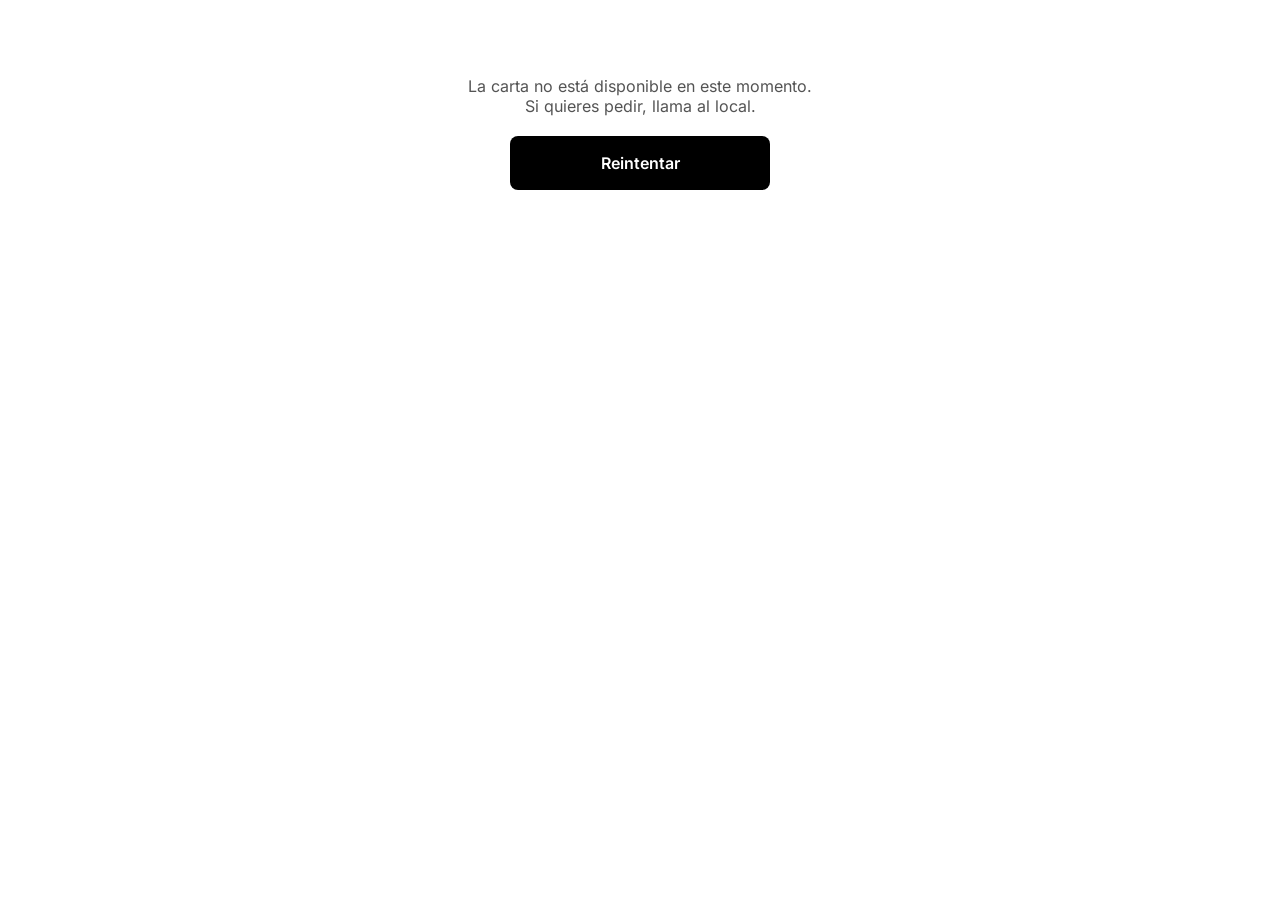
<file: index.html>
<!doctype html>
<html lang="es">
<head>
<meta charset="utf-8">
<script>if(/\.vercel\.app$/.test(location.hostname))location.replace('https://pide.escaliadigital.com'+location.pathname+location.search+location.hash)</script>

<meta name="color-scheme" content="only light">
<meta name="viewport" content="width=device-width, initial-scale=1, viewport-fit=cover">
<title>Carta</title>
<link href="/fonts/inter.css" rel="stylesheet">
<style>
:root{--g:#545454;--b:#E8E8E8;--s:#F3F3F3;--v:#0B7A3E;--r:#B42318}
:root{color-scheme:only light}
@media (prefers-color-scheme:dark){html{background:#fff;color:#000;color-scheme:only light}}
*{box-sizing:border-box}
body{margin:0;font-family:Inter,system-ui,sans-serif;color:#000;background:#fff;-webkit-font-smoothing:antialiased}
button,input{font:inherit;color:inherit}
h1{margin:0;font-size:26px;letter-spacing:-.02em}
.wrap{max-width:720px;margin:0 auto;padding-bottom:110px}
.cover{height:170px;background:#EEE center/cover no-repeat}
.info{padding:16px}
.muted{color:var(--g);font-size:14px;margin:4px 0 0}
.note{display:flex;align-items:center;gap:8px;color:#000;font-size:14px;margin:0}
.notes{display:flex;flex-direction:column;gap:6px;margin-top:12px;padding:12px 14px;border-radius:12px;background:var(--s)}
.lnk{border:0;background:none;padding:0;text-decoration:underline;color:#000;font-size:14px;cursor:pointer}
.h2{font-size:20px;font-weight:700;margin:0}
.dest{display:flex;gap:12px;overflow-x:auto;padding:0 16px 4px;scrollbar-width:none}
.dcard{flex:none;width:150px;border:0;background:none;padding:0;text-align:left;cursor:pointer}
.ph{position:relative;display:block;background:#EEE center/cover no-repeat;border-radius:12px}
.ph.fit{background-size:contain;background-color:#fff}
.ph.hero{width:100%;aspect-ratio:1/1;max-height:62vh;border-radius:0;background-size:contain;background-color:#fff}
.sel{display:grid;grid-template-columns:repeat(2,minmax(0,1fr));gap:12px;padding:0 16px}
.sel button{display:flex;flex-direction:column;align-items:stretch;gap:6px;padding:10px;border:1px solid var(--b);border-radius:12px;background:#fff;text-align:left;font:inherit;color:inherit;cursor:pointer}
.sel button[disabled]{border:2px solid #000;cursor:default}
.sel .ph{width:100%;aspect-ratio:1/1;border-radius:8px}
.sel .tag{font-size:12px;font-weight:600}
.aviso{margin:6px 16px 14px;padding:12px 14px;border-radius:12px;background:#F3F3F3;font-size:15px;line-height:1.4}
.btn2{display:block;width:100%;max-width:688px;margin:0 auto 10px;height:46px;border-radius:8px;border:1px solid #000;background:#fff;color:#000;font-size:15px;font-weight:600;cursor:pointer}
.plus{position:absolute;right:8px;bottom:8px;min-width:34px;height:34px;padding:0 8px;border-radius:17px;background:#fff;display:flex;align-items:center;justify-content:center;box-shadow:0 1px 4px rgba(0,0,0,.18);font-weight:700}
.tabs{position:sticky;top:0;z-index:5;background:#fff;border-bottom:1px solid var(--b);display:flex;gap:22px;overflow-x:auto;padding:0 16px;scrollbar-width:none;margin-top:18px}
.tabs a{flex:none;padding:13px 0 10px;border-bottom:3px solid transparent;color:#000;text-decoration:none;font-size:15px}
.tabs a.on{border-color:#000;font-weight:600}
.listoya{position:fixed;inset:0;z-index:60;background:#0B7A3E;color:#fff;display:flex;flex-direction:column;align-items:center;justify-content:center;gap:12px;text-align:center;padding:24px;font-size:18px;line-height:1.4}
.listoya p{margin:0}.listoya .t{font-size:28px;font-weight:800}
.listoya .n{font-size:100px;font-weight:900;line-height:1;background:#fff;color:#0B7A3E;border-radius:24px;padding:10px 28px}
.listoya button{margin-top:16px;border:0;background:#fff;color:#000;border-radius:12px;padding:16px 36px;font-size:17px;font-weight:700;cursor:pointer}
.mispedidos{background:#E7F5EC;padding:12px 16px 6px}
.mispedidos .mt{margin:0 0 4px;font-size:15px;font-weight:700;color:#0B6B37}
.mfila{display:flex;justify-content:space-between;align-items:center;gap:12px;width:100%;padding:10px 0;border:0;border-top:1px solid #C9E6D3;background:none;color:#000;font:inherit;font-size:15px;text-align:left;cursor:pointer}
.mfila:first-of-type{border-top:0}
.mfila small{display:block;color:#545454;font-size:13px;margin-top:2px}
.mest{flex:none;text-align:right;font-size:13px;font-weight:600;color:#0B6B37}
.mest u{display:block;font-weight:400;color:#000;margin-top:2px}
.mfila.ok .mest{color:#fff;background:#0B7A3E;padding:4px 8px;border-radius:8px}
.mfila.ok .mest u{color:#fff}
.mipedido{display:flex;justify-content:space-between;align-items:center;gap:12px;width:100%;padding:14px 16px;border:0;background:#E7F5EC;color:#0B6B37;font:inherit;font-size:15px;cursor:pointer;text-align:left}
@media (hover:hover) and (pointer:fine){.tabs{flex-wrap:wrap;row-gap:0}.dest{scrollbar-width:thin;scrollbar-color:#BDBDBD transparent;padding-bottom:10px}}
section.cat{padding:22px 16px 0;scroll-margin-top:52px}
.list{display:flex;flex-direction:column;gap:10px;margin-top:10px}
.item{display:flex;min-height:112px;border:1px solid var(--b);border-radius:12px;overflow:hidden;background:#fff;padding:0;text-align:left;cursor:pointer;width:100%}
.item .t{flex:1;min-width:0;padding:14px;display:flex;flex-direction:column;gap:4px}
.item .ph{width:112px;flex:none;border-radius:0}
.item.off{background:#FAFAFA;cursor:default}
.item.off .name,.item.off .price{color:#6B6B6B}
.name{font-size:16px;font-weight:500}
.price{font-size:14px;color:var(--g)}
.desc{font-size:13px;color:var(--g);line-height:1.35}
.bar{position:fixed;left:0;right:0;bottom:0;padding:12px 16px calc(16px + env(safe-area-inset-bottom));background:#fff;border-top:1px solid var(--b);z-index:10}
.btn{display:flex;align-items:center;justify-content:center;width:100%;max-width:688px;margin:0 auto;height:54px;border-radius:8px;border:0;background:#000;color:#fff;font-size:16px;font-weight:600;cursor:pointer;gap:10px}
.btn.split{justify-content:space-between;padding:0 18px}
.badge{min-width:24px;height:24px;border-radius:12px;background:#fff;color:#000;display:inline-flex;align-items:center;justify-content:center;font-size:13px;font-weight:700;padding:0 6px}
.sheet{position:fixed;inset:0;z-index:20;background:#fff;overflow-y:auto;overscroll-behavior:contain;display:none;scroll-behavior:smooth}
.sheet.escribiendo .foot{display:none}
/* En "Tu pedido" el total y Pagar van al final, debajo de la casilla de aceptar: nunca la tapan */
#pedido .inner{padding-bottom:0}
#pedido .foot{position:static;border-top:1px solid var(--b);margin-top:18px;padding:16px 16px calc(28px + env(safe-area-inset-bottom))}
#pedido.escribiendo .foot{display:block}
#pay.apagado{opacity:.45}
.sheet.escribiendo .inner{padding-bottom:40vh}
html.bloq,html.bloq body{overflow:hidden;background:#fff}
html.bloq #app,html.bloq #bar{visibility:hidden}
.sheet.open{display:block}
#alerg{z-index:30}
#legal{z-index:40}
.legal h2{font-size:17px;margin:22px 0 6px}
.legal p,.legal li{font-size:14px;line-height:1.55;color:#222;margin:6px 0}
.legal ul{padding-left:20px;margin:6px 0}
.legal table{width:100%;border-collapse:collapse;font-size:13px;margin:8px 0}
.legal td,.legal th{border-bottom:1px solid var(--b);padding:8px 6px 8px 0;text-align:left;vertical-align:top}
.pie{display:flex;flex-wrap:wrap;gap:6px 14px;padding:16px 16px 0}
.pie .lnk{font-size:13px;color:var(--g)}
.chk{display:flex;gap:10px;align-items:flex-start;font-size:13px;line-height:1.45;margin-top:12px;cursor:pointer}
.chk input{margin:0}
.chk a{color:#000}
.inner{max-width:720px;margin:0 auto;padding-bottom:150px}
.close{position:absolute;left:16px;top:16px;width:44px;height:44px;border-radius:50%;border:0;background:#fff;box-shadow:0 1px 4px rgba(0,0,0,.2);font-size:18px;cursor:pointer}
.sep{height:8px;background:var(--s);margin:16px -16px}
.opt{display:flex;align-items:center;justify-content:space-between;min-height:56px;border-bottom:1px solid var(--b);font-size:16px;cursor:pointer}
.opt input{margin:0}
/* Casillas propias: vacía = solo borde; marcada = verde con ✓. Se entienden igual aunque el navegador (Samsung) fuerce el modo oscuro */
input[type=checkbox],input[type=radio]{-webkit-appearance:none;appearance:none;width:24px;height:24px;flex:none;border:2px solid #8A8A8A;border-radius:6px;background:transparent;display:inline-grid;place-content:center;cursor:pointer}
input[type=radio]{border-radius:50%}
input[type=checkbox]:checked,input[type=radio]:checked{background:#0B7A3E;border-color:#0B7A3E}
input[type=checkbox]:checked::after{content:'';width:6px;height:12px;border:solid #fff;border-width:0 3px 3px 0;transform:translateY(-2px) rotate(45deg)}
input[type=radio]:checked::after{content:'';width:10px;height:10px;border-radius:50%;background:#fff}
input[type=checkbox]:focus-visible,input[type=radio]:focus-visible{outline:3px solid #1A4FA0;outline-offset:2px}
.opt:has(input:checked){background:#E7F5EC;box-shadow:-16px 0 0 #E7F5EC,16px 0 0 #E7F5EC;font-weight:600}
.pill{padding:4px 10px;border-radius:999px;background:var(--s);font-size:13px;font-weight:500;white-space:nowrap}
.pill.err{background:#FDECEA;color:var(--r)}
.field{display:flex;flex-direction:column;gap:6px;font-size:14px;font-weight:600;margin-top:12px}
.field input{height:50px;border:0;border-radius:8px;background:var(--s);padding:0 14px;font-size:16px;font-weight:400}
.qty{display:flex;align-items:center;background:var(--s);border-radius:999px;padding:3px;flex:none}
.qty button{width:40px;height:40px;border:0;background:none;border-radius:50%;font-size:20px;cursor:pointer}
.qty span{min-width:18px;text-align:center;font-weight:600}
.del{width:40px;height:40px;border:0;border-radius:50%;background:none;cursor:pointer;display:flex;align-items:center;justify-content:center;flex:none;color:#000}
.foot{position:fixed;left:0;right:0;bottom:0;background:#fff;border-top:1px solid var(--b);padding:12px 16px calc(16px + env(safe-area-inset-bottom))}
.foot .row{max-width:688px;margin:0 auto;display:flex;gap:12px;align-items:center}
.line{display:flex;gap:10px;align-items:center;padding:14px 0;border-bottom:1px solid var(--b)}
.line .ph{width:56px;height:56px;border-radius:8px;flex:none}
.edit{display:flex;gap:10px;align-items:center;flex:1;min-width:0;border:0;background:none;padding:0;text-align:left;font:inherit;color:inherit;cursor:pointer}
.edit .cambiar{font-size:13px;color:var(--g);text-decoration:underline;margin-top:2px}
.toast{position:fixed;left:50%;top:calc(14px + env(safe-area-inset-top));transform:translateX(-50%);background:#000;color:#fff;padding:10px 16px;border-radius:999px;font-size:14px;font-weight:500;z-index:30;opacity:0;transition:opacity .25s;pointer-events:none;white-space:nowrap}
.toast.on{opacity:1}
.err{color:var(--r);font-size:13px;font-weight:500;margin:8px 0 0}
.top{display:flex;align-items:center;gap:8px;padding:14px 12px 6px}
.back{width:44px;height:44px;border:0;background:none;font-size:26px;cursor:pointer;flex:none}
.state{padding:60px 20px;text-align:center;color:var(--g)}
.tabla{width:100%;border-collapse:collapse;font-size:14px;margin-top:12px}
.tabla td{padding:10px 0;border-bottom:1px solid var(--b);vertical-align:top}
.tabla td+td{padding-left:12px;color:var(--g)}
.grid14{display:grid;grid-template-columns:repeat(2,minmax(0,1fr));gap:6px 16px;font-size:14px;margin-top:10px}
</style>
</head>
<body>
<div id="app"><p class="state">Cargando carta…</p></div>
<div id="ficha" class="sheet" role="dialog" aria-modal="true" aria-label="Producto"></div>
<div id="pedido" class="sheet" role="dialog" aria-modal="true" aria-label="Tu pedido"></div>
<div id="elegir" class="sheet" role="dialog" aria-modal="true" aria-label="Cambiar producto"></div>
<div id="alerg" class="sheet" role="dialog" aria-modal="true" aria-label="Alérgenos"></div>
<div id="legal" class="sheet" role="dialog" aria-modal="true" aria-label="Información legal"></div>
<div id="bar" class="bar" hidden></div>
<script src="/vendor/supabase.js"></script>
<script>
const sb = supabase.createClient('https://akfnzkdavpktvqugqklo.supabase.co', 'sb_publishable_ipLUEVx2Hwwf-PJR8EnL9A_X8vh9DD5', { auth: { persistSession: false, autoRefreshToken: false, detectSessionInUrl: false } });
const slug = location.pathname.split('/').filter(Boolean)[0] || '';
// Todos los pedidos de la web van a la misma fila (P1, P2…), se pida desde casa o desde el local
const ORIGEN = 'online';
{ const m = /^(panel|admin)\W+$/i.exec(slug); if (m) location.replace('/' + m[1].toLowerCase()); }
const eur = n => Number(n).toLocaleString('es-ES', { style: 'currency', currency: 'EUR' });
const esc = s => String(s ?? '').replace(/[&<>"']/g, c => ({ '&': '&amp;', '<': '&lt;', '>': '&gt;', '"': '&quot;', "'": '&#39;' }[c]));
const img = u => u ? `background-image:url('${esc(u)}')` : '';
const catDe = p => CATS.find(c => c.id === p.categoria_id) || {};
const esBebida = p => /bebida/i.test(catDe(p).nombre || '');
const fit = p => esBebida(p) ? ' fit' : '';
const OTRO = { 'Tacos': 'otro taco', 'Menús': 'otro menú', 'Durum y Pita': 'otro durum o pita', 'Durum': 'otro durum', 'Platos': 'otro plato', 'Hamburguesas': 'otra hamburguesa', 'Patatas': 'otras patatas', 'Döner Box': 'otro Döner Box', 'Bebidas': 'otra bebida' };
function reemplazarLinea(idx, linea) {
  cart.splice(idx, 1);
  const ex = cart.find(l => l.key === linea.key);
  if (ex) ex.qty += linea.qty; else cart.splice(Math.min(idx, cart.length), 0, linea);
  save();
}
const ALERGENOS = ['Gluten', 'Crustáceos', 'Huevos', 'Pescado', 'Cacahuetes', 'Soja', 'Lácteos', 'Frutos de cáscara', 'Apio', 'Mostaza', 'Sésamo', 'Sulfitos', 'Altramuces', 'Moluscos'];
const ICO_BOLSA = '<svg width="18" height="18" viewBox="0 0 24 24" fill="none" stroke="currentColor" stroke-width="2" stroke-linecap="round" stroke-linejoin="round" aria-hidden="true"><path d="M6 7h12l-1 13H7L6 7z"/><path d="M9 7a3 3 0 0 1 6 0"/></svg>';
const ICO_AVISO = '<svg width="18" height="18" viewBox="0 0 24 24" fill="none" stroke="currentColor" stroke-width="2" stroke-linecap="round" stroke-linejoin="round" aria-hidden="true"><path d="M6 8a6 6 0 0 1 12 0c0 7 3 9 3 9H3s3-2 3-9"/><path d="M10 21a2 2 0 0 0 4 0"/></svg>';
const ICO_BORRAR = '<svg width="18" height="18" viewBox="0 0 24 24" fill="none" stroke="currentColor" stroke-width="2" stroke-linecap="round" stroke-linejoin="round" aria-hidden="true"><path d="M4 7h16M9 7V4h6v3M6 7l1 13h10l1-13"/></svg>';
const $ = id => document.getElementById(id);
let N, CATS = [], PRODS = [], GRUPOS = [], OPCS = [], cart = [];
const KEY = 'carrito-' + slug;
try { cart = JSON.parse(localStorage.getItem(KEY) || '[]'); } catch (e) { cart = []; }
const save = () => { try { localStorage.setItem(KEY, JSON.stringify(cart)); } catch (e) {} };
const abiertas = () => document.querySelectorAll('.sheet.open').length;
let scrollY0 = 0;
// Mientras se escribe en una hoja: se oculta la barra de "Pagar" para que no tape el cuadro, y el cuadro se centra en pantalla
const esCampo = t => t && t.matches && t.matches('input:not([type=checkbox]):not([type=radio]),textarea');
document.addEventListener('focusin', e => {
  const sh = e.target.closest && e.target.closest('.sheet'); if (!sh || !esCampo(e.target)) return;
  sh.classList.add('escribiendo');
  setTimeout(() => { if (document.activeElement === e.target) e.target.scrollIntoView({ block: 'center', behavior: 'smooth' }); }, 350);
});
document.addEventListener('focusout', () => setTimeout(() => { if (!esCampo(document.activeElement)) document.querySelectorAll('.sheet.escribiendo').forEach(s => s.classList.remove('escribiendo')); }, 150));
document.addEventListener('keydown', e => { if (e.key === 'Enter' && e.target && e.target.id === 'cn') { e.preventDefault(); const t = document.getElementById('ct'); if (t) t.focus(); } else if (e.key === 'Enter' && e.target && e.target.id === 'ct') e.target.blur(); });
const lock = () => {
  const h = document.documentElement, abierto = abiertas() > 0;
  if (abierto && !h.classList.contains('bloq')) { scrollY0 = window.scrollY; document.body.style.top = -scrollY0 + 'px'; h.classList.add('bloq'); }
  else if (!abierto && h.classList.contains('bloq')) { h.classList.remove('bloq'); document.body.style.top = ''; window.scrollTo(0, scrollY0); }
};

async function load() {
  const { data: n, error } = await sb.from('negocios').select('id,nombre,slug,direccion,whatsapp,telefono,email_contacto,titular_nombre,titular_nif,horario,pedidos_pausados,modo_prueba,panel_visto_en,panel_estado').eq('slug', slug).eq('activo', true).maybeSingle();
  if (error) { $('app').innerHTML = '<p class="state">La carta no está disponible en este momento.<br>Si quieres pedir, llama al local.<br><br><button class="btn" style="max-width:260px;margin:0 auto" onclick="location.reload()">Reintentar</button></p>'; return; }
  if (!n) { $('app').innerHTML = slug ? '<p class="state">Esta carta no está disponible.</p>' : '<p class="state">Para ver la carta, escanea el código QR del local o abre el enlace que te ha dado el establecimiento.</p>'; return; }
  N = n; document.title = n.nombre + ' · Carta';
  const [c, p, g, o] = await Promise.all([
    sb.from('categorias').select('*').eq('negocio_id', n.id).eq('activa', true).order('orden'),
    sb.from('productos').select('*').eq('negocio_id', n.id).order('orden'),
    sb.from('grupos_opciones').select('*').eq('negocio_id', n.id).order('orden'),
    sb.from('opciones').select('*').eq('negocio_id', n.id).eq('disponible', true).order('orden')
  ]);
  CATS = c.data || []; PRODS = p.data || []; GRUPOS = g.data || []; OPCS = o.data || [];
  const orden = Object.fromEntries(CATS.map(c => [c.id, c.orden]));
  PRODS.sort((a, b) => (orden[a.categoria_id] ?? 99) - (orden[b.categoria_id] ?? 99) || a.orden - b.orden);
  cart = cart.filter(l => PRODS.some(x => x.id === l.pid && x.disponible && Number(x.precio) > 0)
    && (l.ops || l.opciones || []).every(op => OPCS.some(x => x.nombre === op.nombre)));
  save();
  render(); bar();
  revisarPedidoGuardado();
  clearInterval(load.t);
  load.t = setInterval(async () => {
    const { data } = await sb.from('negocios').select('pedidos_pausados,panel_visto_en,panel_estado').eq('id', N.id).maybeSingle();
    if (!data) return;
    const antes = JSON.stringify(estadoPedidos()); Object.assign(N, data);
    if (JSON.stringify(estadoPedidos()) !== antes && !abiertas()) { render(); pintarMisPedidos(); }
  }, 60000);
}

function render() {
  const cats = CATS.filter(c => PRODS.some(p => p.categoria_id === c.id));
  const dest = ['Menús', 'Platos', 'Tacos'].map(nm => { const c = cats.find(x => x.nombre === nm); return c && PRODS.find(p => p.categoria_id === c.id && p.disponible && Number(p.precio) > 0); }).filter(Boolean);
  const portada = (PRODS.find(p => p.foto_url) || {}).foto_url;
  $('app').innerHTML = `<div class="wrap">
    <div class="cover" style="${img(portada)}" role="img" aria-label="Foto de portada"></div>
    <div class="info"><h1>${esc(N.nombre)}</h1>
      <p class="muted">${esc(cats.map(c => c.nombre).join(' · '))}</p>
      ${N.direccion ? `<p class="muted">${esc(N.direccion)}</p>` : ''}
      ${(() => { const e = estadoPedidos(); return e.abierto ? '' : e.sinConexion ? `<p style="margin:12px 0 0;padding:12px 14px;border-radius:12px;background:#FDECEA;font-size:14px;line-height:1.45"><strong>Ahora mismo no podemos recibir pedidos online.</strong>${llamar()}</p>` : `<p style="margin:12px 0 0;padding:12px 14px;border-radius:12px;background:#FFF4E0;font-size:14px;line-height:1.45"><strong>${e.pausa ? 'Pedidos online pausados un momento.' : 'Ahora no aceptamos pedidos online.'}</strong> ${e.cuando ? 'Volvemos ' + e.cuando + '.' : ''} Puedes ver la carta y preparar tu pedido.</p>`; })()}
      ${N.modo_prueba ? '<p style="margin:12px 0 0;padding:10px 14px;border-radius:12px;background:#F3F3F3;font-size:13px">Carta en modo prueba: los pedidos no se cobran.</p>' : ''}
      <div class="notes">
        <p class="note">${ICO_BOLSA}Solo para recoger en el local</p>
        <p class="note">${ICO_AVISO}Pide, paga y te avisamos por WhatsApp cuando esté listo</p>
      </div>
      <button class="lnk" id="al1" style="margin-top:12px">Ver alérgenos</button></div>
    ${dest.length ? `<h2 class="h2" style="margin:10px 16px">Destacados</h2><div class="dest">${dest.map(p => `<button class="dcard" data-p="${p.id}"><span class="ph" style="width:150px;height:140px;${img(p.foto_url, p._v)}"><span class="plus">+</span></span><span class="name" style="display:block;margin-top:6px">${esc(p.nombre)}</span><span class="price">${eur(p.precio)}</span></button>`).join('')}</div>` : ''}
    <nav class="tabs" aria-label="Categorías">${cats.map((c, i) => `<a href="#c${i}" class="${i ? '' : 'on'}">${esc(c.nombre)}</a>`).join('')}</nav>
    ${cats.map((c, i) => {
      const ps = PRODS.filter(p => p.categoria_id === c.id);
      const comun = ps.length > 1 && ps[0].descripcion && ps.every(p => p.descripcion === ps[0].descripcion);
      return `<section class="cat" id="c${i}"><h2 class="h2">${esc(c.nombre)}</h2>
        ${comun ? `<p class="muted">Todos ${esc(ps[0].descripcion.charAt(0).toLowerCase() + ps[0].descripcion.slice(1)).replace(/^incluye/, 'incluyen')}</p>` : ''}
        <div class="list">${ps.map(p => item(p, comun)).join('')}</div></section>`;
    }).join('')}
    <div style="padding:28px 16px 0"><button class="lnk" id="al2">Información sobre alérgenos</button></div>
    <nav class="pie" aria-label="Información legal">${LEGALES.map(([k, t]) => `<button class="lnk" data-legal="${k}">${t}</button>`).join('')}</nav>
  </div>`;
  document.querySelectorAll('[data-legal]').forEach(b => b.onclick = () => abrirLegal(b.dataset.legal));
  document.querySelectorAll('[data-p]').forEach(b => b.onclick = () => abrirFicha(b.dataset.p));
  $('al1').onclick = $('al2').onclick = abrirAlergenos;
  espiarTabs();
}

function item(p, sinDesc) {
  const n = cart.filter(l => l.pid === p.id).reduce((a, l) => a + l.qty, 0);
  const foto = `<span class="ph${fit(p)}" style="${img(p.foto_url)}">${p.disponible ? `<span class="plus">${n || '+'}</span>` : ''}</span>`;
  if (!(Number(p.precio) > 0)) return `<div class="item off"><div class="t"><span class="name">${esc(p.nombre)}</span><span class="price">Precio por confirmar</span>${p.descripcion ? `<span class="desc">${esc(p.descripcion)}</span>` : ''}</div><span class="ph" style="${img(p.foto_url)}"></span></div>`;
  if (!p.disponible) return `<div class="item off"><div class="t"><span class="name">${esc(p.nombre)}</span><span class="price">${eur(p.precio)}</span><span style="font-size:14px;font-weight:500;color:var(--r)">Agotado</span></div>${foto}</div>`;
  return `<button class="item" data-p="${p.id}"><span class="t"><span class="name">${esc(p.nombre)}</span><span class="price">${eur(p.precio)}</span>${p.descripcion && !sinDesc ? `<span class="desc">${esc(p.descripcion)}</span>` : ''}</span>${foto}</button>`;
}

function espiarTabs() {
  const links = [...document.querySelectorAll('.tabs a')];
  const io = new IntersectionObserver(es => es.forEach(e => {
    if (!e.isIntersecting) return;
    links.forEach(a => a.classList.toggle('on', a.getAttribute('href') === '#' + e.target.id));
    const a = links.find(a => a.classList.contains('on'));
    if (a) a.parentNode.scrollTo({ left: a.offsetLeft - 16, behavior: 'smooth' });
  }), { rootMargin: '-60px 0px -70% 0px' });
  document.querySelectorAll('section.cat').forEach(s => io.observe(s));
}

function abrirAlergenos() {
  const el = $('alerg');
  const con = PRODS.filter(p => (p.alergenos || []).length);
  el.innerHTML = `<div class="inner">
    <div class="top"><button class="back" id="ab" aria-label="Cerrar alérgenos">‹</button><h1 style="font-size:22px">Alérgenos</h1></div>
    <div style="padding:0 16px">
      <p style="margin:8px 0 0;padding:12px 14px;border-radius:12px;background:#FFF4E0;font-size:14px;line-height:1.45">${con.length ? 'Si tienes alguna alergia o intolerancia, avísanos en las instrucciones del pedido o pregunta en el local.' : 'El local está completando esta información. Si tienes alguna alergia o intolerancia, <strong>pregunta en el local antes de pedir</strong>.'}</p>
      <table class="tabla"><tbody>${PRODS.map(p => `<tr><td>${esc(p.nombre)}</td><td>${(p.alergenos || []).length ? esc(p.alergenos.join(', ')) : 'Consultar en el local'}</td></tr>`).join('')}</tbody></table>
      ${(() => { const vistos = new Set(); const ops = OPCS.filter(o => (o.alergenos || []).length && !vistos.has(o.nombre) && vistos.add(o.nombre));
        return ops.length ? `<h2 style="font-size:16px;margin:24px 0 0">Salsas</h2><table class="tabla"><tbody>${ops.map(o => `<tr><td>${esc(o.nombre)}</td><td>${esc(o.alergenos.join(', '))}</td></tr>`).join('')}</tbody></table>` : ''; })()}
      <h2 style="font-size:16px;margin:24px 0 0">Los 14 alérgenos de declaración obligatoria</h2>
      <div class="grid14">${ALERGENOS.map(a => `<span>${a}</span>`).join('')}</div>
    </div></div>`;
  $('ab').onclick = () => { el.classList.remove('open'); lock(); };
  el.classList.add('open'); el.scrollTop = 0; lock();
}

function abrirFicha(pid, editIdx, reempIdx) {
  const p = PRODS.find(x => x.id === pid); if (!p || !p.disponible || !(Number(p.precio) > 0)) return;
  const editando = Number.isInteger(editIdx) && cart[editIdx] ? cart[editIdx] : null;
  const reemplaza = Number.isInteger(reempIdx) && cart[reempIdx] ? cart[reempIdx] : null;
  const volverPedido = editando || reemplaza;
  let qty = editando ? editando.qty : reemplaza ? reemplaza.qty : 1;
  const hermanos = PRODS.filter(x => x.categoria_id === p.categoria_id && x.disponible && Number(x.precio) > 0);
  const gs = GRUPOS.filter(g => g.producto_id === p.id);
  const el = $('ficha');
  const al = (p.alergenos || []).length ? p.alergenos.join(', ') : 'consultar en el local';
  el.innerHTML = `<div class="inner">
    <div style="position:relative"><span class="ph hero" style="${img(p.foto_url, p._v)}"></span><button class="close" id="fx" aria-label="Cerrar">✕</button></div>
    <div style="padding:18px 16px"><h1 style="font-size:24px">${esc(p.nombre)}</h1>
      <p style="font-size:18px;font-weight:500;margin:6px 0 0">${eur(p.precio)}</p>
      ${p.descripcion ? `<p class="muted" style="font-size:15px">${esc(p.descripcion)}</p>` : ''}
      <button class="lnk" id="fal" style="margin-top:10px;color:var(--g)">Alérgenos: ${esc(al)}</button>
      ${gs.map(g => `<div class="sep"></div><fieldset style="border:0;margin:0;padding:0">
        <legend style="width:100%;display:flex;justify-content:space-between;align-items:center;padding:0 0 6px">
          <span><span style="font-size:18px;font-weight:700;display:block">${esc(g.nombre)}</span><span class="muted">${g.maximo > 1 ? (g.obligatorio ? 'Elige hasta ' + g.maximo : 'Opcional · elige las que quieras') : (g.obligatorio ? 'Elige 1' : 'Opcional')}</span></span>
          ${g.obligatorio ? `<span class="pill" id="pg${g.id}">Obligatorio</span>` : ''}</legend>
        ${OPCS.filter(o => o.grupo_id === g.id).map(o => `<label class="opt"><span>${esc(o.nombre)}${difPrecio(o.precio_extra)}</span><input type="${g.maximo > 1 ? 'checkbox' : 'radio'}" name="g${g.id}" value="${o.id}" data-max="${g.maximo}"${/completa/i.test(o.nombre) ? ' data-excl="1"' : ''}${editando && (editando.ops || []).some(x => x.grupo === g.nombre && x.nombre === o.nombre) ? ' checked' : ''}></label>`).join('')}
      </fieldset>`).join('')}
      ${esBebida(p) ? '' : `<div class="sep"></div>
      <label class="field" style="font-size:18px">Instrucciones especiales<input id="fn" maxlength="120" placeholder="Ej.: sin cebolla, salsa aparte" value="${esc(editando ? editando.nota || '' : '')}"></label>`}
    </div></div>
    <div class="foot">${editando && hermanos.length > 1 ? `<button class="btn2" id="frep">↺ Reemplazar por ${esc(OTRO[catDe(p).nombre] || 'otro producto')}</button>` : ''}<div class="row"><div class="qty"><button id="fm" aria-label="Quitar uno">−</button><span id="fq">${qty}</span><button id="fp" aria-label="Añadir uno más">+</button></div><button class="btn" id="fa" style="flex:1"></button></div></div>`;
  const extraSel = () => [...el.querySelectorAll('input[name^="g"]:checked')].reduce((a, r) => a + Number((OPCS.find(x => x.id === r.value) || {}).precio_extra || 0), 0);
  const upd = () => { $('fq').textContent = qty; $('fa').textContent = (editando ? 'Guardar cambios · ' : reemplaza ? 'Reemplazar · ' : 'Añadir · ') + eur((Number(p.precio) + extraSel()) * qty); };
  upd();
  $('fm').onclick = () => { if (qty > 1) { qty--; upd(); } };
  $('fp').onclick = () => { if (qty < 20) { qty++; upd(); } };
  $('fx').onclick = () => { cerrarFicha(); if (volverPedido) abrirPedido(); };
  if ($('frep')) $('frep').onclick = () => { cerrarFicha(); abrirSelector(editIdx); };
  $('fal').onclick = abrirAlergenos;
  el.querySelectorAll('input[name^="g"]').forEach(r => r.onchange = () => {
    const pg = $('pg' + r.name.slice(1)); if (pg) { pg.classList.remove('err'); pg.textContent = 'Obligatorio'; }
    // "Ensalada completa" excluye los ingredientes sueltos, y al revés
    if (r.type === 'checkbox' && r.checked) el.querySelectorAll(`input[name="${r.name}"]:checked`).forEach(x => { if (x !== r && (!!x.dataset.excl !== !!r.dataset.excl)) x.checked = false; });
    if (r.type === 'checkbox' && r.checked) { const marcadas = el.querySelectorAll(`input[name="${r.name}"]:checked`); if (marcadas.length > Number(r.dataset.max)) r.checked = false; }
    // Elegida la bolita (p. ej. la bebida), baja solo al siguiente apartado
    if (r.type === 'radio') { const sep = r.closest('fieldset')?.nextElementSibling; const sig = sep && sep.nextElementSibling; if (sig) setTimeout(() => sig.scrollIntoView({ behavior: 'smooth', block: 'start' }), 120); }
    upd();
  });
  $('fa').onclick = () => {
    const ops = []; let ok = true;
    gs.forEach(g => {
      const marcadas = [...el.querySelectorAll(`input[name="g${g.id}"]:checked`)];
      if (marcadas.length) marcadas.forEach(r => { const o = OPCS.find(x => x.id === r.value); ops.push({ grupo: g.nombre, nombre: o.nombre, extra: Number(o.precio_extra || 0) }); });
      else if (g.obligatorio) { ok = false; const pg = $('pg' + g.id); pg.classList.add('err'); pg.textContent = 'Elige una opción'; pg.scrollIntoView({ block: 'center', behavior: 'smooth' }); }
    });
    if (!ok) return;
    const nota = $('fn') ? $('fn').value.trim() : '';
    const key = p.id + '|' + ops.map(o => o.nombre).join(',') + '|' + nota;
    const linea = { key, pid: p.id, qty, ops, nota };
    if (editando || reemplaza) {
      const viejo = PRODS.find(x => x.id === (editando || reemplaza).pid);
      reemplazarLinea(editando ? editIdx : reempIdx, linea);
      cerrarFicha(); render(); bar(); abrirPedido();
      if (reemplaza) aviso('Cambiado por ' + p.nombre + ' ✓');
      return;
    }
    const ex = cart.find(l => l.key === key);
    if (ex) ex.qty += qty; else cart.push(linea);
    save(); cerrarFicha(); render(); bar();
    sugerirBebida(p);
  };
  el.classList.add('open'); el.scrollTop = 0; lock();
}
function cerrarFicha() { $('ficha').classList.remove('open'); lock(); }

// Elegir otro producto de la misma sección para sustituir una línea del pedido
function abrirSelector(idx) {
  const l = cart[idx]; if (!l) return abrirPedido();
  const actual = PRODS.find(x => x.id === l.pid);
  const ps = PRODS.filter(x => x.categoria_id === actual.categoria_id && x.disponible && Number(x.precio) > 0);
  const el = $('elegir');
  const volver = () => { el.classList.remove('open'); lock(); abrirPedido(); };
  el.innerHTML = `<div class="inner">
    <div class="top"><button class="back" id="sb" aria-label="Volver al pedido sin cambiar">✕</button><h1 style="font-size:22px">Cambiar ${esBebida(actual) ? 'bebida' : 'producto'}</h1></div>
    <p class="aviso">Tienes: <strong>${esc(actual.nombre)}</strong>${l.qty > 1 ? ' ×' + l.qty : ''}<br>Selecciona por cuál la quieres cambiar.</p>
    <div class="sel">${ps.map(x => `<button data-s="${x.id}" ${x.id === actual.id ? 'disabled' : ''}><span class="ph${fit(x)}" style="${img(x.foto_url, x._v)}"></span><span class="name">${esc(x.nombre)}</span><span class="price">${eur(x.precio)}</span>${x.id === actual.id ? '<span class="tag">La que tienes</span>' : ''}</button>`).join('')}</div>
  </div>`;
  $('sb').onclick = volver;
  el.querySelectorAll('[data-s]').forEach(b => b.onclick = () => {
    const np = PRODS.find(x => x.id === b.dataset.s);
    el.classList.remove('open');
    if (!GRUPOS.some(g => g.producto_id === np.id)) {
      reemplazarLinea(idx, { key: np.id + '||', pid: np.id, qty: l.qty, ops: [], nota: '' });
      lock(); render(); bar(); abrirPedido(); aviso('Cambiado por ' + np.nombre + ' ✓');
    } else abrirFicha(np.id, null, idx);
  });
  el.classList.add('open'); el.scrollTop = 0; lock();
}

// Tras añadir comida, lleva al cliente a la sección de bebidas (salvo bebidas o productos que ya incluyen bebida)
function sugerirBebida(p) {
  const cat = CATS.find(c => c.id === p.categoria_id);
  if (!cat || /bebida/i.test(cat.nombre)) return;
  if (GRUPOS.some(g => g.producto_id === p.id && /bebida/i.test(g.nombre))) return;
  const visibles = CATS.filter(c => PRODS.some(x => x.categoria_id === c.id));
  const i = visibles.findIndex(c => /bebida/i.test(c.nombre)); if (i < 0) return;
  const sec = $('c' + i); if (!sec) return;
  setTimeout(() => { sec.scrollIntoView({ behavior: 'smooth', block: 'start' }); aviso('Añadido ✓  ¿Algo de beber?'); }, 150);
}
function aviso(txt) {
  let t = $('toast'); if (!t) { t = document.createElement('div'); t.id = 'toast'; t.className = 'toast'; t.setAttribute('role', 'status'); document.body.appendChild(t); }
  t.textContent = txt; t.classList.add('on'); clearTimeout(t._h); t._h = setTimeout(() => t.classList.remove('on'), 2600);
}

const precioLinea = l => (Number(PRODS.find(p => p.id === l.pid).precio) + (l.ops || []).reduce((a, o) => a + Number(o.extra || 0), 0)) * l.qty;

const DIAS = ['domingo', 'lunes', 'martes', 'miercoles', 'jueves', 'viernes', 'sabado'];
const aMin = t => { const [h, m] = t.split(':').map(Number); return h * 60 + m; };
// El panel del local da señal cada minuto. Solo si estaba abierto y lleva 5 min sin señal SIN haberse cerrado a propósito
// (caída de internet) se dejan de aceptar pedidos online. Panel cerrado o en segundo plano = no bloquea.
const localConectado = () => !(N.panel_estado === 'activo' && N.panel_visto_en && Date.now() - new Date(N.panel_visto_en) >= 5 * 60000);
const telLocal = () => (N.telefono || N.whatsapp || '').replace(/[^\d+]/g, '');
const telBonito = t => t.replace(/^\+?34/, '').replace(/(\d{3})(\d{2})(\d{2})(\d{2})/, '$1 $2 $3 $4');
const llamar = () => telLocal() ? ` Llámanos al <a href="tel:${telLocal()}" style="color:inherit;font-weight:700">📞 ${telBonito(telLocal())}</a>.` : ' Puedes llamar al local.';
function estadoPedidos() {
  if (N.pedidos_pausados) return { abierto: false, pausa: true, cuando: '' };
  const dias = N.horario?.dias; if (!dias) return localConectado() ? { abierto: true } : { abierto: false, sinConexion: true };
  const corte = Number(N.horario.cierre_pedidos_min || 0);
  const ahora = new Date(new Date().toLocaleString('en-US', { timeZone: 'Europe/Madrid' }));
  const min = ahora.getHours() * 60 + ahora.getMinutes(), d = ahora.getDay();
  const franjas = dia => (dias[DIAS[dia]] || []).map(([a, b]) => [aMin(a), aMin(b) - corte]);
  for (const [a, b] of franjas(d)) if (min >= a && min < b) return localConectado() ? { abierto: true } : { abierto: false, sinConexion: true };
  for (let k = 0; k < 7; k++) {
    const dia = (d + k) % 7;
    const sig = franjas(dia).find(([a]) => k > 0 || a > min);
    if (sig) {
      const h = (dias[DIAS[dia]].find(([a]) => aMin(a) === sig[0]) || [])[0];
      return { abierto: false, cuando: k === 0 ? `hoy a las ${h}` : k === 1 ? `mañana a las ${h}` : `el ${DIAS[dia].replace('miercoles', 'miércoles').replace('sabado', 'sábado')} a las ${h}` };
    }
  }
  return { abierto: false, cuando: '' };
}

const total = () => cart.reduce((a, l) => a + precioLinea(l), 0);
const difPrecio = v => { v = Number(v || 0); return v > 0 ? ' (+' + eur(v) + ')' : v < 0 ? ' (−' + eur(-v) + ')' : ''; };
const unidades = () => cart.reduce((a, l) => a + l.qty, 0);

function bar() {
  const b = $('bar');
  if (!cart.length) { b.hidden = true; return; }
  b.hidden = false;
  b.innerHTML = `<button class="btn split" id="vb"><span style="display:flex;align-items:center;gap:10px"><span class="badge">${unidades()}</span>Ver pedido</span><span>${eur(total())}</span></button>`;
  $('vb').onclick = abrirPedido;
}

function abrirPedido() {
  const el = $('pedido');
  const cerrar = () => { el.classList.remove('open'); lock(); render(); bar(); };
  if (!cart.length) return cerrar();
  let datos = {}; try { datos = JSON.parse(localStorage.getItem('datos-cliente') || '{}'); } catch (e) {}
  el.innerHTML = `<div class="inner">
    <div class="top"><button class="back" id="pb" aria-label="Volver a la carta">‹</button><div style="flex:1;min-width:0"><h1 style="font-size:22px">Tu pedido</h1><p class="muted" style="margin:0">${esc(N.nombre)} · Para recoger</p></div><button class="lnk" id="vaciar" style="margin-right:8px;color:var(--r)">Vaciar pedido</button></div>
    <div style="padding:0 16px">
      ${cart.map((l, i) => {
        const p = PRODS.find(x => x.id === l.pid);
        const grupos = {}; l.ops.forEach(o => { const k = o.grupo.replace(/^Elige tu /, '').replace(/ \(.*\)$/, ''); (grupos[k] ||= []).push(o.nombre + difPrecio(o.extra)); });
        const extra = [...Object.entries(grupos).map(([k, v]) => k + ': ' + v.join(', ')), l.nota].filter(Boolean).join(' · ');
        return `<div class="line"><button class="edit" data-e="${i}" aria-label="Cambiar ${esc(p.nombre)}"><span class="ph${fit(p)}" style="${img(p.foto_url, p._v)}"></span>
          <span style="flex:1;min-width:0;display:block"><span class="name" style="display:block">${esc(p.nombre)}</span>${extra ? `<span class="desc" style="display:block">${esc(extra.charAt(0).toUpperCase() + extra.slice(1))}</span>` : ''}<span style="display:block;font-size:14px;margin-top:2px">${eur(precioLinea(l))}</span><span class="cambiar" style="display:block">Cambiar</span></span></button>
          <div class="qty"><button data-m="${i}" aria-label="Quitar uno">−</button><span>${l.qty}</span><button data-a="${i}" aria-label="Añadir uno">+</button></div>
          <button class="del" data-d="${i}" aria-label="Eliminar ${esc(p.nombre)}">${ICO_BORRAR}</button></div>`;
      }).join('')}
      <button id="mas" style="margin:12px 0 4px;padding:9px 14px;border-radius:999px;border:0;background:var(--s);font-weight:500;cursor:pointer">+ Añadir más productos</button>
      <label class="field" style="font-size:16px;margin-top:18px">Observaciones del pedido<input id="obs" maxlength="200" placeholder="Ej.: salsa aparte"></label>
      <h2 style="font-size:16px;margin:22px 0 0">Tus datos</h2>
      <label class="field">Nombre<input id="cn" autocomplete="given-name" maxlength="40" enterkeyhint="next" placeholder="Para llamarte al recoger" value="${esc(datos.n || '')}"></label>
      <label class="field">WhatsApp<input id="ct" type="tel" inputmode="tel" autocomplete="tel" maxlength="20" enterkeyhint="done" placeholder="+34 600 000 000" value="${esc(datos.t || '')}"></label>
      <p class="err" id="perr" role="alert"></p>
      <p class="muted" style="font-size:12px">Usamos tu nombre y tu WhatsApp solo para gestionar tu pedido y avisarte cuando esté listo.</p>
      <label class="chk"><input type="checkbox" id="recordar" ${datos.n ? 'checked' : ''}><span>Recordar mis datos en este móvil para el próximo pedido (opcional)</span></label>
      <label class="chk"><input type="checkbox" id="acepto"><span>He leído y acepto las <a href="#" data-l="condiciones">condiciones de compra</a> y la <a href="#" data-l="privacidad">política de privacidad</a>.</span></label>
    </div></div>
    <div class="foot"><div style="max-width:688px;margin:0 auto">
      <div style="display:flex;justify-content:space-between;align-items:baseline;margin-bottom:10px"><span style="font-weight:700">Total <span class="muted" style="font-size:12px;font-weight:400">IVA incluido</span></span><span style="font-size:20px;font-weight:700">${eur(total())}</span></div>
      <button class="btn" id="pay">Pagar ${eur(total())}</button>
      <p class="muted" style="text-align:center;font-size:12px;margin-top:8px">Tarjeta · Apple Pay · Google Pay · Bizum</p></div></div>`;
  el.querySelectorAll('[data-m]').forEach(b => b.onclick = () => { const l = cart[b.dataset.m]; l.qty--; if (!l.qty) cart.splice(b.dataset.m, 1); save(); abrirPedido(); });
  el.querySelectorAll('[data-a]').forEach(b => b.onclick = () => { cart[b.dataset.a].qty++; save(); abrirPedido(); });
  el.querySelectorAll('[data-d]').forEach(b => b.onclick = () => { cart.splice(b.dataset.d, 1); save(); abrirPedido(); });
  el.querySelectorAll('[data-e]').forEach(b => b.onclick = () => { const i = Number(b.dataset.e); const pr = PRODS.find(x => x.id === cart[i].pid); el.classList.remove('open'); if (esBebida(pr)) return abrirSelector(i); abrirFicha(cart[i].pid, i); if (!$('ficha').classList.contains('open')) abrirPedido(); });
  let confirmar = false;
  $('vaciar').onclick = () => {
    if (!confirmar) { confirmar = true; $('vaciar').textContent = '¿Seguro? Toca otra vez'; setTimeout(() => { confirmar = false; const v = $('vaciar'); if (v) v.textContent = 'Vaciar pedido'; }, 4000); return; }
    cart = []; save(); cerrar();
  };
  $('pb').onclick = cerrar; $('mas').onclick = cerrar;
  const marcarPago = () => $('pay').classList.toggle('apagado', !$('acepto').checked);
  $('cn').oninput = $('ct').oninput = () => { $('perr').textContent = ''; };
  $('acepto').onchange = () => { $('perr').textContent = ''; marcarPago(); };
  marcarPago();
  el.querySelectorAll('[data-l]').forEach(a => a.onclick = ev => { ev.preventDefault(); abrirLegal(a.dataset.l); });
  $('pay').onclick = () => {
    const n = $('cn').value.trim(), t = $('ct').value.replace(/[\s.()-]/g, '');
    const e = $('perr'); e.style.color = '';
    if (!n) { e.textContent = 'Escribe tu nombre.'; $('cn').focus(); return; }
    if (!/^\+?\d{9,15}$/.test(t)) { e.textContent = 'Escribe un número de WhatsApp válido.'; $('ct').focus(); return; }
    const est = estadoPedidos();
    if (est.sinConexion) { e.innerHTML = 'Ahora mismo el local no puede recibir pedidos online.' + llamar(); return; }
    if (est.pausa) { e.textContent = 'En este momento el local ha pausado los pedidos online. Inténtalo de nuevo en un rato o pide en el local.'; return; }
    if (!est.abierto) { e.textContent = 'Ahora no aceptamos pedidos online' + (est.cuando ? '. Volvemos ' + est.cuando + '.' : '.') + ' ' + (N.horario?.cierre_pedidos_min ? 'Dejamos de aceptarlos ' + N.horario.cierre_pedidos_min + ' minutos antes del cierre.' : ''); return; }
    if (!$('acepto').checked) { e.textContent = 'Marca la casilla para aceptar las condiciones de compra y la política de privacidad.'; $('acepto').focus(); return; }
    try { if ($('recordar').checked) localStorage.setItem('datos-cliente', JSON.stringify({ n, t })); else localStorage.removeItem('datos-cliente'); } catch (x) {}
    if (!N.modo_prueba) { e.style.color = ''; e.textContent = 'Los pedidos online de este local todavía no están activos. Muy pronto podrás pedir y pagar aquí.'; return; }
    enviarPedido(n, t, $('obs').value.trim());
  };
  el.classList.add('open'); lock();
}


async function enviarPedido(nombre, tel, obs) {
  const b = $('pay'), e = $('perr'); b.disabled = true; b.textContent = 'Enviando…';
  const lineas = cart.map(l => ({ pid: l.pid, qty: l.qty, ops: (l.ops || []).map(o => ({ grupo: o.grupo, nombre: o.nombre })), nota: l.nota || '' }));
  const { data, error } = await sb.rpc('crear_pedido', { p_slug: slug, p_origen: ORIGEN, p_lineas: lineas, p_nombre: nombre, p_telefono: tel, p_notas: obs || null });
  if (error || !data || !data[0]) {
    b.disabled = false; b.textContent = 'Pagar ' + eur(total());
    const m = error?.message || '';
    e.style.color = '';
    if (/sin conexi/i.test(m)) { N.panel_estado = 'activo'; N.panel_visto_en = '2000-01-01T00:00:00Z'; render(); e.innerHTML = 'Ahora mismo el local no puede recibir pedidos online.' + llamar(); return; }
    e.textContent = /pausad/i.test(m) ? 'El local ha pausado los pedidos online. Inténtalo en un rato.' : /no disponible/i.test(m) ? 'Algún producto de tu pedido ya no está disponible. Revísalo.' : /Demasiados|muchos pedidos/i.test(m) ? m : 'No se pudo enviar el pedido. Inténtalo de nuevo.';
    return;
  }
  const ped = data[0];
  const resumen = cart.map(l => l.qty + '× ' + (PRODS.find(p => p.id === l.pid) || {}).nombre).join(', ');
  const info = { id: ped.id, codigo: ped.codigo, fecha: hoyMadrid(), origen: ORIGEN, resumen, total: Number(ped.total), tel };
  guardarMisPedidos([...misPedidos().filter(x => x.id !== info.id), info]);
  cart = []; save(); bar();
  verPedidoEnviado(info);
}
const hoyMadrid = () => new Date().toLocaleDateString('sv-SE', { timeZone: 'Europe/Madrid' });
const enlaceEstado = id => `${location.origin}/${slug}?pedido=${id}`;
// Pedidos de hoy hechos desde este móvil (puede haber varios: P14, P15…)
const KEY_MIS = 'mis-pedidos-' + slug;
function misPedidos() {
  let l = [];
  try { l = JSON.parse(localStorage.getItem(KEY_MIS) || '[]'); } catch (x) {}
  // Pedido guardado con la versión anterior (solo el último)
  try { const v = JSON.parse(localStorage.getItem('ultimo-pedido-' + slug) || 'null'); if (v && v.id && !l.some(x => x.id === v.id)) l.push(v); localStorage.removeItem('ultimo-pedido-' + slug); } catch (x) {}
  return (Array.isArray(l) ? l : []).filter(x => x && x.id && (!x.fecha || x.fecha === hoyMadrid()));
}
function guardarMisPedidos(l) { try { localStorage.setItem(KEY_MIS, JSON.stringify(l)); } catch (x) {} }
let MIS = []; // [{...info, estado}]
async function estadoDe(id) { const { data } = await sb.rpc('estado_pedido', { p_id: id }); return data && data[0]; }
function pintarMisPedidos() {
  $('mipedido')?.remove();
  if (!MIS.length) return;
  const b = document.createElement('section');
  b.id = 'mipedido'; b.className = 'mispedidos'; b.setAttribute('aria-label', 'Tus pedidos de hoy');
  b.innerHTML = `<p class="mt">${MIS.length > 1 ? 'Tus pedidos de hoy' : 'Tu pedido de hoy'}</p>` + MIS.map((p, i) => `
    <button class="mfila ${p.estado === 'listo' ? 'ok' : ''}" data-i="${i}">
      <span><strong>${esc(p.codigo || '')}</strong>${p.total != null ? ' · ' + eur(p.total) : ''}${p.resumen ? `<small>${esc(p.resumen)}</small>` : ''}</span>
      <span class="mest">${esc(ESTADOS_CORTO[p.estado] || p.estado || '')}<u>Ver</u></span>
    </button>`).join('');
  b.querySelectorAll('.mfila').forEach(f => f.onclick = () => { const p = MIS[+f.dataset.i]; verPedidoEnviado(p, p.estado); });
  document.querySelector('.wrap')?.prepend(b);
}
function avisarListos() {
  const visto = id => { try { return localStorage.getItem('listo-visto-' + id); } catch (x) { return null; } };
  const listo = MIS.find(p => p.estado === 'listo' && !visto(p.id));
  if (listo) alertaListo(listo, MIS.filter(p => p.id !== listo.id && p.estado !== 'listo'));
}
async function actualizarMisPedidos() {
  const lista = misPedidos();
  const res = await Promise.all(lista.map(p => estadoDe(p.id).catch(() => null)));
  const vivos = [];
  lista.forEach((p, i) => {
    const r = res[i];
    if (r === null && !navigator.onLine) { vivos.push(p); return; } // sin red: se conserva
    if (!r || r.estado === 'entregado' || r.estado === 'cancelado') return; // recogido, cancelado o no existe
    vivos.push({ ...p, codigo: r.codigo || p.codigo, estado: r.estado });
  });
  guardarMisPedidos(vivos.map(({ estado, ...p }) => p));
  const num = c => parseInt(String(c || '').replace(/\D/g, ''), 10) || 0;
  MIS = vivos.sort((a, b) => num(a.codigo) - num(b.codigo));
  if (!$('pedido')?.classList.contains('open')) pintarMisPedidos();
  avisarListos();
  if (!MIS.length) clearInterval(revisarPedidoGuardado.t);
}
// Al abrir la carta: se muestran arriba los pedidos de hoy sin recoger. ?pedido=ID abre su estado directamente.
async function revisarPedidoGuardado() {
  const q = new URLSearchParams(location.search).get('pedido');
  if (q && /^[0-9a-f-]{36}$/i.test(q)) {
    const r = await estadoDe(q);
    if (r) { const p = misPedidos().find(x => x.id === q) || { id: q }; p.codigo = r.codigo; return verPedidoEnviado(p, r.estado); }
  }
  await actualizarMisPedidos();
  clearInterval(revisarPedidoGuardado.t);
  if (MIS.length) revisarPedidoGuardado.t = setInterval(actualizarMisPedidos, 10000);
}
/* ---------- Aviso de "pedido listo": pantalla verde, sonido y vibración hasta que el cliente lo vea ---------- */
let AUDIO = null;
function desbloquearAudio() { try { AUDIO = AUDIO || new (window.AudioContext || window.webkitAudioContext)(); if (AUDIO.state === 'suspended') AUDIO.resume(); } catch (x) {} }
document.addEventListener('pointerdown', desbloquearAudio, { passive: true });
function timbre() {
  try { if (AUDIO) [0, .18, .36, .9, 1.08, 1.26].forEach(t => { const o = AUDIO.createOscillator(), g = AUDIO.createGain(); o.type = 'sine'; o.frequency.value = t < .8 ? 988 : 1319; g.gain.setValueAtTime(.35, AUDIO.currentTime + t); g.gain.exponentialRampToValueAtTime(.001, AUDIO.currentTime + t + .16); o.connect(g); g.connect(AUDIO.destination); o.start(AUDIO.currentTime + t); o.stop(AUDIO.currentTime + t + .17); }); } catch (x) {}
  try { navigator.vibrate && navigator.vibrate([400, 150, 400, 150, 400]); } catch (x) {}
}
function alertaListo(info, otros = []) {
  const k = 'listo-visto-' + info.id;
  try { if (localStorage.getItem(k)) return; } catch (x) {}
  if ($('listoYa')) return;
  const d = document.createElement('div'); d.id = 'listoYa'; d.className = 'listoya'; d.setAttribute('role', 'alertdialog'); d.setAttribute('aria-label', 'Tu pedido está listo');
  d.innerHTML = `<div style="font-size:60px">🔔</div><p class="t">¡Tu pedido está listo!</p><p class="n">${esc(info.codigo || '')}</p><p>Pasa a recogerlo en<br><strong>${esc(N.nombre)}</strong></p>${otros.length ? `<p style="font-size:15px;opacity:.9">Te queda ${otros.length > 1 ? 'otros pedidos' : 'otro pedido'} en camino: ${otros.map(o => esc(o.codigo || '') + ' (' + esc((ESTADOS_CORTO[o.estado] || '').toLowerCase()) + ')').join(', ')}</p>` : ''}<button id="listoOk">Vale, voy</button>`;
  document.body.appendChild(d);
  const titulo = document.title; let par = false;
  timbre(); const t = setInterval(() => { timbre(); par = !par; document.title = par ? '🔔 ¡Pedido listo!' : titulo; }, 3000);
  $('listoOk').onclick = () => { clearInterval(t); document.title = titulo; try { navigator.vibrate && navigator.vibrate(0); localStorage.setItem(k, '1'); } catch (x) {} d.remove(); if (typeof avisarListos === 'function') setTimeout(avisarListos, 300); };
}
const ESTADOS_CORTO = { nuevo: 'Recibido', preparando: 'Preparando', listo: '¡Listo para recoger!' };
const ESTADOS_CLIENTE = { nuevo: 'Recibido. En cola para preparar.', preparando: 'Preparando tu pedido…', listo: '¡Listo! Ya puedes recogerlo.', entregado: 'Entregado. ¡Que aproveche!', cancelado: 'Pedido cancelado. Contacta con el local.' };
function verPedidoEnviado(info, estadoIni) {
  const { id, codigo } = info;
  const el = $('pedido');
  el.innerHTML = `<div class="inner" style="padding:28px 20px;text-align:center">
    <p style="font-size:15px;margin:24px 0 6px">Tu número de pedido</p>
    <p style="font-size:64px;font-weight:700;margin:0;line-height:1">${esc(codigo)}</p>
    <p id="estadoPed" style="font-size:18px;font-weight:600;margin:22px 0 8px">${ESTADOS_CLIENTE[estadoIni || 'nuevo']}</p>
    <p class="muted" style="margin:0 0 20px">Cuando esté listo te avisaremos por WhatsApp y <strong>esta página sonará</strong>. Si puedes, déjala abierta. Si estás en el local, también diremos tu número.</p>
    <p style="margin:0 auto 24px;max-width:420px;padding:12px 14px;border-radius:12px;background:#E7F5EC;color:#0B6B37;font-size:14px;line-height:1.45">Tu número queda registrado en esta página. Si cierras y vuelves a abrir la carta en este móvil, lo verás arriba en verde.</p>
    ${N.modo_prueba ? '<p class="muted" style="font-size:13px;margin:0 0 16px">Pedido de prueba: no se ha cobrado nada.</p>' : ''}
    <button class="btn" id="fin" style="max-width:420px;margin:0 auto">Volver a la carta</button>
  </div>`;
  $('fin').onclick = () => { clearInterval(el._t); el.classList.remove('open'); lock(); if (/[?&]pedido=/.test(location.search)) history.replaceState(null, '', location.pathname); render(); bar(); revisarPedidoGuardado(); };
  clearInterval(el._t);
  const mirar = async () => { const { data } = await sb.rpc('estado_pedido', { p_id: id }); const est = data && data[0] && data[0].estado; if (est && $('estadoPed')) $('estadoPed').textContent = ESTADOS_CLIENTE[est] || est; if (est === 'listo') alertaListo(info); if (!$('estadoPed') || est === 'entregado' || est === 'cancelado') clearInterval(el._t); };
  el._t = setInterval(mirar, 10000);
  el.classList.add('open'); el.scrollTop = 0; lock();
}

const LEGALES = [['aviso', 'Aviso legal'], ['privacidad', 'Privacidad'], ['condiciones', 'Condiciones de compra'], ['terminos', 'Términos de uso'], ['cookies', 'Cookies']];
const ACTUALIZADO = '2 de noviembre de 2026';
const PLATAFORMA = 'James Salazar, persona física (contacto: <a href="mailto:contacto@escaliadigital.com">contacto@escaliadigital.com</a>)';
function textoLegal(k) {
  const pend = t => `<em>[${t} pendiente]</em>`;
  const tit = N.titular_nombre ? esc(N.titular_nombre) : pend('nombre o razón social del titular');
  const nif = N.titular_nif ? esc(N.titular_nif) : pend('NIF');
  const dir = N.direccion ? esc(N.direccion) : pend('dirección');
  const contacto = [N.email_contacto && esc(N.email_contacto), (N.telefono || N.whatsapp) && esc(N.telefono || N.whatsapp)].filter(Boolean).join(' · ') || pend('correo o teléfono de contacto');
  const neg = esc(N.nombre);
  const T = {
    aviso: ['Aviso legal', `
      <p>En cumplimiento de la Ley 34/2002, de servicios de la sociedad de la información (LSSI), se informa de los datos del titular de esta carta online:</p>
      <ul><li><strong>Titular:</strong> ${tit}</li><li><strong>NIF:</strong> ${nif}</li><li><strong>Establecimiento:</strong> ${neg}</li><li><strong>Dirección:</strong> ${dir}</li><li><strong>Contacto:</strong> ${contacto}</li></ul>
      <p><strong>Actividad:</strong> venta de comida preparada para recoger en el local, con pedido y pago por adelantado a través de esta web.</p>
      <p><strong>Plataforma:</strong> esta carta funciona con el servicio de pedidos que presta al titular ${PLATAFORMA}. El prestador de la plataforma no vende los productos ni recibe el dinero de los pedidos.</p>
      <p>El nombre, el logo, las fotos y los contenidos de la carta pertenecen al titular o se usan con su autorización. El diseño y el software de la plataforma pertenecen a James Salazar. No se permite copiarlos ni reutilizarlos sin permiso.</p>`],
    privacidad: ['Política de privacidad', `
      <h2>Quién es el responsable</h2><p>${tit} (NIF ${nif}), titular de ${neg}, ${dir}. Contacto: ${contacto}.</p>
      <h2>Qué datos pedimos</h2><p>Al hacer un pedido: tu <strong>nombre</strong>, tu <strong>número de WhatsApp</strong>, los productos que pides, tus observaciones e instrucciones, el importe y la fecha. Los datos de tu tarjeta o de Bizum los introduces directamente en la pasarela de pago; nosotros no los vemos ni los guardamos.</p>
      <h2>Para qué y con qué base legal</h2><p>Solo para preparar tu pedido, llamarte por tu nombre al recogerlo y avisarte por WhatsApp de que está listo. La base legal es la ejecución del contrato de compra que haces al pedir (artículo 6.1.b del RGPD). No usamos tus datos para publicidad ni los vendemos. No tomamos decisiones automatizadas ni elaboramos perfiles.</p>
      <h2>Cuánto tiempo los guardamos</h2><p>Tu nombre, tu WhatsApp y tus observaciones se borran automáticamente <strong>a los 30 días</strong> del pedido. El resto del pedido (productos, importe y fecha) se conserva sin datos tuyos durante el tiempo que exige la normativa fiscal y contable.</p>
      <h2>Quién más trata tus datos</h2><p>Proveedores que nos prestan el servicio y que solo tratan los datos por nuestra cuenta:</p>
      <table><thead><tr><th>Proveedor</th><th>Para qué</th><th>Dónde</th></tr></thead><tbody>
        <tr><td>${PLATAFORMA}</td><td>Plataforma de pedidos (encargado del tratamiento)</td><td>España</td></tr>
        <tr><td>Supabase</td><td>Base de datos donde se guardan los pedidos</td><td>Unión Europea (París)</td></tr>
        <tr><td>Vercel</td><td>Alojamiento de esta web; ve la dirección IP de quien la visita</td><td>Servidores en París y red mundial; empresa de EE. UU.</td></tr>
        <tr><td>Entidad de pago del establecimiento</td><td>Cobro del pedido con tarjeta o Bizum</td><td>Según la entidad</td></tr>
        <tr><td>WhatsApp (Meta)</td><td>Mensaje de aviso de que tu pedido está listo, enviado desde el WhatsApp del establecimiento</td><td>Según WhatsApp</td></tr>
      </tbody></table>
      <p>Cuando algún proveedor está fuera de la Unión Europea, la transferencia se protege con las garantías del RGPD (Marco de Privacidad de Datos UE-EE. UU. o cláusulas contractuales tipo).</p>
      <h2>Tus derechos</h2><p>Puedes pedir acceder a tus datos, corregirlos, borrarlos, limitar su uso, oponerte o llevártelos, escribiendo a ${contacto}. Si crees que no los tratamos bien, puedes reclamar ante la Agencia Española de Protección de Datos (aepd.es).</p>
      <h2>Datos en tu móvil</h2><p>Si marcas "Recordar mis datos", tu nombre y tu WhatsApp se guardan solo en tu móvil para rellenar el siguiente pedido. Puedes quitarlo desmarcando la casilla. Más información en Cookies.</p>`],
    condiciones: ['Condiciones de compra', `
      <h2>Quién vende</h2><p>${tit}, titular de ${neg} (${dir}). La plataforma la presta ${PLATAFORMA}, que no vende los productos.</p>
      <h2>Cómo funciona</h2><ul><li>Eliges en la carta, pagas por adelantado y <strong>recoges en el local</strong>. No hay envío a domicilio.</li><li>Los precios incluyen el IVA.</li><li>El pedido queda hecho cuando el pago se confirma. Verás su número (P1, P2…) y te avisaremos por WhatsApp cuando esté listo.</li><li>Para recogerlo, di tu nombre o el número del pedido en el mostrador.</li></ul>
      <h2>Alérgenos</h2><p>La información de alérgenos de cada producto está en la carta. Si tienes una alergia o intolerancia, indícalo en las instrucciones del pedido y consúltalo en el local antes de comer.</p>
      <h2>Cancelaciones y devoluciones</h2><ul><li>Al tratarse de comida preparada al momento y perecedera, <strong>no se aplica el derecho de desistimiento</strong> de 14 días (artículo 103 de la Ley General para la Defensa de los Consumidores y Usuarios).</li><li>Si no podemos preparar tu pedido (por ejemplo, porque se ha agotado un producto), te devolvemos el importe de lo que no se pueda servir.</li><li>Si hay un error en tu pedido o un problema con algún producto, avísanos en el local o en ${contacto} y lo solucionamos.</li><li>Si no recoges un pedido pagado, no se devuelve el importe, salvo acuerdo con el establecimiento.</li></ul>
      <h2>Reclamaciones</h2><p>Puedes contactar en ${contacto}. Hay hojas de reclamaciones a tu disposición en el local.</p>
      <h2>Ley aplicable</h2><p>Estas condiciones se rigen por la ley española.</p>`],
    terminos: ['Términos de uso', `
      <p>Al usar esta carta online aceptas estas normas de uso.</p>
      <ul><li>La web sirve para consultar la carta y hacer pedidos para recoger en ${neg}. Úsala de buena fe y con datos reales.</li><li>No está permitido hacer pedidos falsos, intentar acceder a partes no públicas de la web ni copiar sus contenidos o su diseño.</li><li>La carta, los precios y la disponibilidad los mantiene el establecimiento y pueden cambiar en cualquier momento. Las fotos son orientativas y la presentación real puede variar.</li><li>Hacemos lo posible para que la web funcione siempre, pero puede haber interrupciones por mantenimiento o por fallos de los servicios de alojamiento, internet o pago. Si no puedes pedir online, puedes hacerlo directamente en el local.</li><li>El establecimiento es responsable de los productos que vende y de la información de su carta. El prestador de la plataforma (${PLATAFORMA}) es responsable de su funcionamiento.</li><li>Estos términos se rigen por la ley española.</li></ul>`],
    cookies: ['Cookies', `
      <p>Esta web <strong>no usa cookies de publicidad ni de analítica</strong>, ni herramientas de seguimiento de terceros. Por eso no te mostramos un aviso de cookies.</p>
      <p>Solo guarda en tu propio móvil la información necesaria para que la web funcione:</p>
      <table><thead><tr><th>Qué</th><th>Para qué</th><th>Tipo</th></tr></thead><tbody>
        <tr><td>Tu pedido en curso (carrito)</td><td>Que no pierdas lo que has elegido si cierras la página</td><td>Técnica, necesaria</td></tr>
        <tr><td>Tu nombre y WhatsApp (solo si marcas "Recordar mis datos")</td><td>Rellenar el siguiente pedido</td><td>Funcional, la eliges tú</td></tr>
      </tbody></table>
      <p>Esta información no se envía a nadie hasta que haces un pedido. Puedes borrarla en cualquier momento desde los ajustes de tu navegador (borrar datos del sitio).</p>
      <p>Si en el futuro añadimos herramientas de analítica o publicidad, te pediremos permiso antes, con un botón para aceptar y otro para rechazar igual de visibles.</p>`]
  };
  return T[k];
}
function abrirLegal(k) {
  const [titulo, html] = textoLegal(k);
  const el = $('legal');
  el.innerHTML = `<div class="inner">
    <div class="top"><button class="back" id="lb" aria-label="Cerrar">‹</button><h1 style="font-size:22px">${titulo}</h1></div>
    <div class="legal" style="padding:0 16px">${html}
      <p class="muted" style="font-size:12px;margin-top:22px">Última actualización: ${ACTUALIZADO}</p>
      <div class="pie" style="padding:12px 0 0">${LEGALES.filter(([x]) => x !== k).map(([x, t]) => `<button class="lnk" data-otro="${x}">${t}</button>`).join('')}</div>
    </div></div>`;
  $('lb').onclick = () => { el.classList.remove('open'); lock(); };
  el.querySelectorAll('[data-otro]').forEach(b => b.onclick = () => abrirLegal(b.dataset.otro));
  el.classList.add('open'); el.scrollTop = 0; lock();
}

load();

// Ratón: la rueda desplaza en horizontal las filas que se deslizan (Destacados)
document.addEventListener('wheel', e => {
  const fila = e.target.closest && e.target.closest('.dest');
  if (!fila || Math.abs(e.deltaX) > Math.abs(e.deltaY) || fila.scrollWidth <= fila.clientWidth) return;
  const fin = fila.scrollLeft + fila.clientWidth >= fila.scrollWidth - 1;
  if ((e.deltaY > 0 && fin) || (e.deltaY < 0 && fila.scrollLeft <= 0)) return;
  e.preventDefault(); fila.scrollLeft += e.deltaY;
}, { passive: false });
</script>
</body>
</html>
</file>
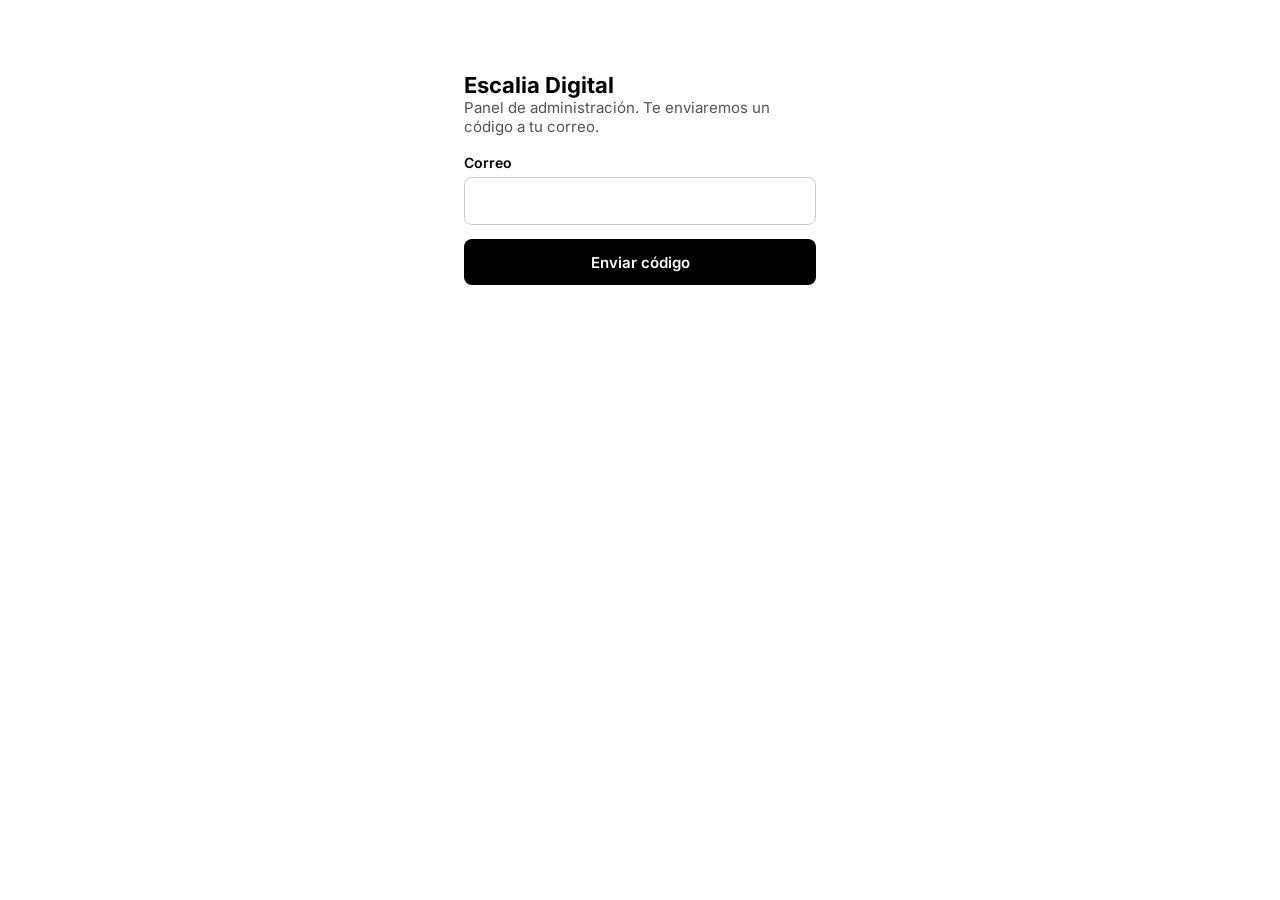
<file: admin.html>
<!doctype html>
<html lang="es">
<head>
<meta charset="utf-8">
<script>if(/\.vercel\.app$/.test(location.hostname))location.replace('https://pide.escaliadigital.com'+location.pathname+location.search+location.hash)</script>

<meta name="color-scheme" content="only light">
<meta name="viewport" content="width=device-width, initial-scale=1">
<meta name="robots" content="noindex">
<title>Escalia Digital · Panel</title>
<link href="/fonts/inter.css" rel="stylesheet">
<style>
:root{--negro:#000;--gris:#545454;--linea:#E8E8E8;--suave:#F3F3F3;--borde:#CBCBCB;--verde:#0B7A3E;--rojo:#B42318}
:root{color-scheme:only light}
@media (prefers-color-scheme:dark){html{background:#fff;color:#000;color-scheme:only light}}
*{box-sizing:border-box}
body{margin:0;background:#fff;color:#000;font-family:Inter,system-ui,sans-serif;font-size:15px}
a{color:#000}
button,input,textarea{font-family:inherit;font-size:15px;color:#000}
.barra{display:flex;align-items:center;justify-content:space-between;gap:12px;padding:14px 24px;border-bottom:1px solid var(--linea);position:sticky;top:0;background:#fff;z-index:5}
.barra b{font-size:18px}
.barra .salir{border:none;background:none;color:var(--gris);text-decoration:underline;cursor:pointer;padding:8px}
main{max-width:1040px;margin:0 auto;padding:28px 24px 80px;display:flex;flex-direction:column;gap:22px}
h1{margin:0;font-size:26px;font-weight:700}
h2{margin:0;font-size:16px;font-weight:700}
p{margin:0}
.sub{color:var(--gris)}
.volver{font-size:14px;color:var(--gris);text-decoration:none}
.btn{display:inline-flex;align-items:center;justify-content:center;gap:8px;height:46px;padding:0 20px;border-radius:8px;border:none;background:#000;color:#fff;font-weight:600;text-decoration:none;cursor:pointer}
.btn.claro{background:var(--suave);color:#000}
.btn.borde{background:#fff;color:#000;border:1px solid #000}
.btn.peq{height:38px;padding:0 14px;font-size:14px}
.btn:disabled{opacity:.45;cursor:default}
.campo{display:flex;flex-direction:column;gap:6px;font-size:14px;font-weight:600}
.campo input,.campo textarea{height:48px;padding:0 14px;border-radius:8px;border:1px solid var(--borde);font-weight:400}
.campo textarea{height:auto;padding:12px 14px;resize:vertical}
.ayuda{font-size:13px;font-weight:400;color:var(--gris)}
.error{color:var(--rojo);font-size:14px;font-weight:500}
.chip{display:inline-block;padding:4px 10px;border-radius:999px;font-size:13px;font-weight:600;background:var(--suave)}
.chip.ok{background:#E7F5EC;color:#0B6B37}
.chip.aviso{background:#FFF4E0;color:#8A5300}
.tarjeta{border:1px solid var(--linea);border-radius:12px;padding:20px;display:flex;flex-direction:column;gap:10px}
.cabeza{display:flex;justify-content:space-between;align-items:center;flex-wrap:wrap;gap:12px}
.tabla{border:1px solid var(--linea);border-radius:12px;overflow-x:auto}
table{width:100%;min-width:720px;border-collapse:collapse;font-size:14px}
th{text-align:left;font-weight:500;color:var(--gris);background:#FAFAFA;padding:12px 16px}
td{padding:14px 16px;border-top:1px solid var(--linea);vertical-align:middle}
.logo{width:40px;height:40px;border-radius:8px;background:#EEE center/cover no-repeat;flex:none;display:flex;align-items:center;justify-content:center;font-size:11px;color:#5E5E5E}
.fila{display:flex;align-items:center;gap:12px}
.acciones{display:flex;gap:8px;flex-wrap:wrap}
.acceso{max-width:400px;margin:8vh auto 0;padding:0 24px;display:flex;flex-direction:column;gap:18px}
.rejilla{display:grid;grid-template-columns:repeat(2,minmax(0,1fr));gap:18px;max-width:720px}
.ancho{grid-column:span 2}
@media (max-width:640px){.rejilla{grid-template-columns:1fr}.ancho{grid-column:auto}main{padding:20px 16px 80px}.barra{padding:12px 16px}}
.slug{display:flex;align-items:center;height:48px;border-radius:8px;border:1px solid var(--borde);overflow:hidden;font-weight:400}
.slug span{padding:0 12px;height:100%;display:flex;align-items:center;background:var(--suave);color:var(--gris);font-size:14px;white-space:nowrap}
.slug input{flex:1;min-width:0;height:100%;border:none;padding:0 12px}
/* Editor de carta */
.editor{display:flex;gap:24px;align-items:flex-start}
.cats{flex:0 0 220px;display:flex;flex-direction:column;gap:4px;position:sticky;top:76px}
.cats button{display:flex;justify-content:space-between;align-items:center;height:42px;padding:0 12px;border-radius:8px;border:none;background:none;cursor:pointer;text-align:left}
.cats button.activa{background:var(--suave);font-weight:600}
.cats button small{color:var(--gris);font-size:13px;font-weight:400}
.cats .nueva{margin-top:8px;border:1px dashed #A6A6A6;justify-content:center}
.prods{flex:1;min-width:0;display:flex;flex-direction:column;gap:12px}
.prod{border:1px solid var(--linea);border-radius:12px;padding:12px;display:flex;gap:14px;flex-wrap:wrap;align-items:flex-start}
.prod.agotado{background:#FAFAFA}
.foto{display:flex;flex-direction:column;align-items:center;gap:4px}
.foto .img{width:76px;height:76px;border-radius:8px;background:#EEE center/cover no-repeat;display:flex;align-items:center;justify-content:center;font-size:11px;color:#5E5E5E}
.foto label{font-size:12px;text-decoration:underline;cursor:pointer}
.foto input{display:none}
.datos{flex:1 1 260px;display:flex;flex-direction:column;gap:8px}
.datos .linea{display:flex;gap:10px;flex-wrap:wrap}
.mini{display:flex;flex-direction:column;gap:4px;font-size:12px;color:var(--gris)}
.mini input,.mini textarea{height:42px;padding:0 12px;border-radius:8px;border:1px solid var(--borde)}
.mini textarea{height:auto;min-height:42px;padding:10px 12px;resize:vertical;font-size:14px}
.mini.precio input.falta{border:2px solid var(--rojo)}
.lado{display:flex;flex-direction:column;align-items:flex-end;gap:10px}
.check{display:flex;align-items:center;gap:8px;font-size:14px;cursor:pointer}
.check input{width:20px;height:20px;margin:0;accent-color:var(--verde)}
.borrar{width:42px;height:42px;border-radius:8px;border:none;background:var(--suave);cursor:pointer;display:flex;align-items:center;justify-content:center;font-size:12px;font-weight:600}
.borrar.confirmar{background:var(--rojo);color:#fff;width:auto;padding:0 12px}
.etq{font-size:12px;color:var(--gris)}
@media (max-width:760px){.editor{flex-direction:column}.cats{position:static;flex:none;width:100%;flex-direction:row;overflow-x:auto}.cats button{flex:none;gap:8px}.cats .nueva{margin:0}.lado{flex-direction:row;align-items:center;justify-content:space-between;width:100%}}
/* Publicado */
.dos{display:flex;gap:20px;flex-wrap:wrap}
.dos>section{flex:1 1 340px;display:flex;flex-direction:column;gap:16px}
.caja{display:flex;align-items:center;min-height:46px;padding:10px 12px;border-radius:8px;background:var(--suave);word-break:break-all}
.qr{width:220px;height:220px;align-self:center}
.qr svg{width:100%;height:100%}
.aviso{display:flex;gap:14px;align-items:center;padding:16px 18px;border-radius:12px;background:#FFF4E0}
.vacio{padding:40px;text-align:center;color:var(--gris);border:1px dashed var(--borde);border-radius:12px}
#toast{position:fixed;left:50%;bottom:24px;transform:translateX(-50%);background:#000;color:#fff;padding:12px 18px;border-radius:8px;font-size:14px;opacity:0;transition:opacity .2s;pointer-events:none;z-index:20}
#toast.ver{opacity:1}
.nav{display:flex;gap:4px;margin-left:18px}
.nav a{padding:8px 12px;border-radius:8px;text-decoration:none;font-size:15px;color:var(--gris)}
.nav a.on{background:var(--suave);color:#000;font-weight:600}
.baja{border:1px solid var(--linea);border-radius:12px;padding:20px;display:flex;flex-direction:column;gap:14px}
.pasos{list-style:none;margin:0;padding:0;display:flex;flex-direction:column;gap:10px}
.paso{display:flex;gap:14px;align-items:flex-start;padding:14px;border-radius:10px;background:#FAFAFA}
.paso .num{width:28px;height:28px;flex:none;border-radius:14px;background:#fff;border:2px solid var(--borde);display:flex;align-items:center;justify-content:center;font-weight:700;font-size:14px}
.paso.hecho .num{background:var(--verde);border-color:var(--verde);color:#fff}
.paso .cuerpo{flex:1;min-width:0;display:flex;flex-direction:column;gap:6px}
.paso .cuerpo p{font-size:14px;color:var(--gris)}
.peligro{background:var(--rojo)!important;color:#fff!important}
</style>
</head>
<body>
<div id="app"><main><p class="sub">Cargando…</p></main></div>
<div id="toast" role="status" aria-live="polite"></div>

<script src="/vendor/supabase.js"></script>
<script src="/vendor/qrcode.js"></script>
<script>
const sb = supabase.createClient('https://akfnzkdavpktvqugqklo.supabase.co', 'sb_publishable_ipLUEVx2Hwwf-PJR8EnL9A_X8vh9DD5', { auth: { storageKey: 'escalia-admin' } });
const app = document.getElementById('app');
let usuario = null, esAdmin = false;

const esc = s => String(s ?? '').replace(/[&<>"']/g, c => ({'&':'&amp;','<':'&lt;','>':'&gt;','"':'&quot;',"'":'&#39;'}[c]));
const euros = n => Number(n || 0).toLocaleString('es-ES', {style:'currency', currency:'EUR'});
const DOMINIO = 'https://pide.escaliadigital.com';
const enlace = slug => `${DOMINIO}/${slug}`;
const bg = u => u ? `style="background-image:url('${esc(u)}')"` : '';
const hoy = () => new Intl.DateTimeFormat('sv-SE', {timeZone:'Europe/Madrid'}).format(new Date());
const slugDe = t => t.normalize('NFD').replace(/[̀-ͯ]/g,'').toLowerCase().replace(/&/g,' y ').replace(/[^a-z0-9]+/g,'-').replace(/^-+|-+$/g,'').slice(0,40);
let tToast;
function aviso(msg){ const t = document.getElementById('toast'); t.textContent = msg; t.classList.add('ver'); clearTimeout(tToast); tToast = setTimeout(() => t.classList.remove('ver'), 2200); }
async function copiar(texto){
  try { await navigator.clipboard.writeText(texto); }
  catch { const a = document.createElement('textarea'); a.value = texto; document.body.appendChild(a); a.select(); document.execCommand('copy'); a.remove(); }
  aviso('Copiado');
}
function barra(){
  const v = location.hash.replace('#','').split('/')[0];
  return `<header class="barra"><div class="fila" style="gap:0"><b>Escalia Digital</b><nav class="nav"><a href="#" class="${v === 'bajas' ? '' : 'on'}">Negocios</a><a href="#bajas" class="${v === 'bajas' ? 'on' : ''}">Bajas</a></nav></div><span class="sub" style="font-size:14px">${esc(usuario?.email)} <button class="salir" id="salir">Salir</button></span></header>`;
}
function pintar(html){
  app.innerHTML = barra() + `<main>${html}</main>`;
  document.getElementById('salir').onclick = async () => { await sb.auth.signOut(); location.hash = ''; };
  window.scrollTo(0, 0);
}
async function subirFoto(negocioId, archivo, nombre){
  if (archivo.size > 5 * 1024 * 1024) throw new Error('La foto pesa más de 5 MB');
  const ext = (archivo.name.split('.').pop() || 'jpg').toLowerCase();
  const ruta = `${negocioId}/${nombre}-${Date.now()}.${ext}`;
  const { error } = await sb.storage.from('fotos').upload(ruta, archivo, { contentType: archivo.type, upsert: false });
  if (error) throw error;
  return sb.storage.from('fotos').getPublicUrl(ruta).data.publicUrl;
}

/* ---------- Arranque y rutas ---------- */
async function fijarSesion(sesion){
  usuario = sesion?.user || null; esAdmin = false;
  if (usuario) {
    const { data } = await sb.from('admins_plataforma').select('usuario_id').eq('usuario_id', usuario.id).maybeSingle();
    esAdmin = !!data;
  }
  ruta();
}
function ruta(){
  if (!usuario) return vistaAcceso();
  if (!esAdmin) return vistaSinPermiso();
  const [v, id] = location.hash.replace('#','').split('/');
  if (v === 'nuevo') return vistaNuevo();
  if (v === 'carta' && id) return vistaCarta(id);
  if (v === 'publicado' && id) return vistaPublicado(id);
  if (v === 'bajas') return id === 'nueva' ? vistaNuevaBaja() : vistaBajas();
  return vistaNegocios();
}
(async () => {
  sb.auth.onAuthStateChange((ev, s) => {
    if ((s?.user?.id || null) !== (usuario?.id || null)) fijarSesion(s);
  });
  const { data: { session } } = await sb.auth.getSession();
  await fijarSesion(session);
  window.addEventListener('hashchange', ruta);
})();

/* ---------- Acceso ---------- */
function vistaAcceso(emailPrevio = ''){
  app.innerHTML = `<div class="acceso">
    <div><p style="font-size:22px;font-weight:700">Escalia Digital</p><p class="sub">Panel de administración. Te enviaremos un código a tu correo.</p></div>
    <form id="f" style="display:flex;flex-direction:column;gap:14px">
      <label class="campo">Correo<input type="email" id="email" autocomplete="email" required value="${esc(emailPrevio)}"></label>
      <p class="error" id="err" hidden></p>
      <button class="btn" type="submit">Enviar código</button>
    </form></div>`;
  const $id = x => document.getElementById(x);
  $id('f').onsubmit = async e => {
    e.preventDefault();
    const email = $id('email').value.trim().toLowerCase(), b = e.target.querySelector('button'); b.disabled = true;
    // Solo cuentas que ya existen: el panel de administración nunca crea cuentas nuevas
    const { error } = await sb.auth.signInWithOtp({ email, options: { shouldCreateUser: false } });
    b.disabled = false;
    if (error && /rate|limit|seconds|security/i.test(error.message)) { $id('err').textContent = 'Espera un minuto antes de pedir otro código.'; $id('err').hidden = false; return; }
    vistaCodigoAdmin(email);
  };
}
function vistaCodigoAdmin(email){
  app.innerHTML = `<div class="acceso">
    <div><p style="font-size:22px;font-weight:700">Escribe el código</p><p class="sub">Si <strong>${esc(email)}</strong> es una cuenta de administración, te ha llegado un código. Mira también en spam.</p></div>
    <form id="f" style="display:flex;flex-direction:column;gap:14px">
      <label class="campo">Código<input id="cod" inputmode="numeric" autocomplete="one-time-code" maxlength="8" required style="font-size:24px;letter-spacing:8px;text-align:center"></label>
      <p class="error" id="err" hidden></p>
      <button class="btn" type="submit">Entrar</button>
    </form>
    <button class="btn claro" id="otro">Volver</button></div>`;
  const $id = x => document.getElementById(x);
  $id('cod').focus();
  $id('otro').onclick = () => vistaAcceso(email);
  $id('f').onsubmit = async e => {
    e.preventDefault();
    const { error } = await sb.auth.verifyOtp({ email, token: $id('cod').value.replace(/\D/g, ''), type: 'email' });
    if (error) { $id('err').textContent = /expired/i.test(error.message) ? 'El código ha caducado. Vuelve y pide otro.' : 'Código incorrecto.'; $id('err').hidden = false; }
  };
}
function vistaSinPermiso(){
  pintar(`<h1>Cuenta sin acceso</h1><p class="sub">Esta cuenta todavía no es administradora de Escalia Digital. Avisa en el chat para activarla y vuelve a cargar la página.</p>`);
}

/* ---------- Negocios ---------- */
async function vistaNegocios(){
  pintar('<p class="sub">Cargando negocios…</p>');
  const [{ data: negocios, error }, { data: pedidos }, { data: bajas }] = await Promise.all([
    sb.from('negocios').select('id,nombre,slug,logo_url,activo,es_plantilla,stripe_account_id,productos(count)').order('creado_en'),
    sb.from('pedidos').select('negocio_id').eq('fecha', hoy()).neq('estado', 'pendiente_pago'),
    sb.from('bajas').select('negocio_id').is('borrado_en', null).is('cancelada_en', null)
  ]);
  const enBaja = new Set((bajas || []).map(b => b.negocio_id));
  if (error) return pintar(`<p class="error">No se pudieron cargar los negocios: ${esc(error.message)}</p>`);
  const porNegocio = {}; (pedidos || []).forEach(p => porNegocio[p.negocio_id] = (porNegocio[p.negocio_id] || 0) + 1);
  const reales = negocios.filter(n => !n.es_plantilla), plantilla = negocios.find(n => n.es_plantilla);
  const filas = reales.map(n => `<tr>
    <td><div class="fila"><span class="logo" ${bg(n.logo_url)}>${n.logo_url ? '' : 'Logo'}</span><div style="display:flex;flex-direction:column"><b>${esc(n.nombre)}</b><a class="sub" href="${esc(enlace(n.slug))}" target="_blank" rel="noopener" style="text-decoration:none">/${esc(n.slug)}</a></div></div></td>
    <td>${enBaja.has(n.id) ? '<a class="chip aviso" href="#bajas" style="text-decoration:none">Baja en curso</a>' : n.activo ? '<span class="chip ok">Publicado</span>' : '<span class="chip">Borrador</span>'}</td>
    <td>${n.productos?.[0]?.count ?? 0} productos</td>
    <td>${n.stripe_account_id ? '<span class="chip ok">Conectado</span>' : '<span class="chip aviso">Sin conectar</span>'}</td>
    <td>${porNegocio[n.id] || 0}</td>
    <td><div class="acciones"><a class="btn claro peq" href="#carta/${n.id}">Editar carta</a><a class="btn claro peq" href="#publicado/${n.id}">Enlace y QR</a></div></td>
  </tr>`).join('');
  pintar(`
    <div class="cabeza"><div><h1>Negocios</h1><p class="sub">Cada negocio tiene su página, su panel y sus cobros.</p></div>
      <a class="btn" href="#nuevo">+ Añadir nuevo negocio</a></div>
    ${reales.length ? `<div class="tabla"><table><thead><tr><th>Negocio</th><th>Estado</th><th>Carta</th><th>Cobros</th><th>Pedidos hoy</th><th>Acciones</th></tr></thead><tbody>${filas}</tbody></table></div>`
      : '<div class="vacio">Aún no hay negocios. Pulsa "Añadir nuevo negocio".</div>'}
    ${plantilla ? `<section class="fila" style="padding:18px 20px;border-radius:12px;background:var(--suave)"><div style="display:flex;flex-direction:column;gap:2px"><b>${esc(plantilla.nombre)}</b><span class="sub" style="font-size:14px">${plantilla.productos?.[0]?.count ?? 0} productos · bebida obligatoria en los menús · los negocios nuevos salen de aquí</span></div><a class="btn claro peq" style="margin-left:auto" href="#carta/${plantilla.id}">Editar plantilla</a></section>` : ''}
  `);
}

/* ---------- Añadir nuevo negocio ---------- */
function vistaNuevo(){
  pintar(`
    <div><a class="volver" href="#">← Negocios</a><h1 style="margin-top:6px">Añadir nuevo negocio</h1><p class="sub">Se crea con la carta de la plantilla ya montada. Luego pones precios y fotos.</p></div>
    <form id="f" class="rejilla">
      <label class="campo ancho">Nombre del negocio<input id="nombre" required maxlength="80" placeholder="Ej.: Kebab Alí"></label>
      <div class="campo ancho">Dirección de su página
        <div class="slug"><span>${esc(location.host)}/</span><input id="slug" required maxlength="40" aria-label="Dirección de su página"></div>
        <span class="ayuda">Se rellena sola a partir del nombre. Solo letras, números y guiones.</span></div>
      <label class="campo">Dirección del local<input id="direccion" placeholder="Calle y número, ciudad"></label>
      <label class="campo">WhatsApp del negocio<input id="whatsapp" type="tel" placeholder="+34 600 000 000"></label>
      <label class="campo">Horario<input id="horario" placeholder="Ej.: L-D 19:00-23:30"></label>
      <label class="campo">Logo (opcional)<input id="logo" type="file" accept="image/png,image/jpeg,image/webp" style="padding-top:12px"></label>
      <p class="error ancho" id="err" hidden></p>
      <div class="ancho acciones"><button class="btn" type="submit">Crear con la plantilla</button><a class="btn claro" href="#">Cancelar</a></div>
    </form>`);
  const nombre = document.getElementById('nombre'), slug = document.getElementById('slug');
  let tocado = false;
  nombre.oninput = () => { if (!tocado) slug.value = slugDe(nombre.value); };
  slug.oninput = () => { tocado = true; slug.value = slug.value.toLowerCase().replace(/[^a-z0-9-]/g, ''); };
  document.getElementById('f').onsubmit = async e => {
    e.preventDefault();
    const err = document.getElementById('err'); err.hidden = true;
    const s = slug.value.replace(/-+/g,'-').replace(/^-|-$/g,'');
    const tel = document.getElementById('whatsapp').value.replace(/[\s-]/g, '');
    if (!s) { err.textContent = 'Falta la dirección de su página.'; err.hidden = false; return; }
    if (tel && !/^\+?\d{9,15}$/.test(tel)) { err.textContent = 'El WhatsApp no parece válido.'; err.hidden = false; return; }
    const boton = e.target.querySelector('button[type=submit]'); boton.disabled = true; boton.textContent = 'Creando…';
    const { data: id, error } = await sb.rpc('crear_negocio_desde_plantilla', { p_nombre: nombre.value.trim(), p_slug: s });
    if (error) {
      boton.disabled = false; boton.textContent = 'Crear con la plantilla';
      err.textContent = error.code === '23505' ? 'Esa dirección ya la usa otro negocio. Prueba otra.' : /reservado|formato|check/i.test(error.message) ? 'Esa dirección no se puede usar. Prueba otra.' : error.message;
      err.hidden = false; return;
    }
    const cambios = { direccion: document.getElementById('direccion').value.trim() || null, whatsapp: tel || null };
    const h = document.getElementById('horario').value.trim(); if (h) cambios.horario = { texto: h };
    const archivo = document.getElementById('logo').files[0];
    try { if (archivo) cambios.logo_url = await subirFoto(id, archivo, 'logo'); } catch (x) { aviso('No se pudo subir el logo: ' + x.message); }
    await sb.from('negocios').update(cambios).eq('id', id);
    location.hash = `carta/${id}`;
  };
}

/* ---------- Editar carta ---------- */
let carta = null;
async function vistaCarta(id){
  pintar('<p class="sub">Cargando carta…</p>');
  const [n, c, p] = await Promise.all([
    sb.from('negocios').select('*').eq('id', id).single(),
    sb.from('categorias').select('*').eq('negocio_id', id).order('orden'),
    sb.from('productos').select('*').eq('negocio_id', id).order('orden')
  ]);
  if (n.error) return pintar(`<a class="volver" href="#">← Negocios</a><p class="error">No se encontró el negocio.</p>`);
  const prev = carta && carta.negocio.id === id ? carta.sel : null;
  carta = { negocio: n.data, cats: c.data || [], prods: p.data || [], sel: prev || (c.data?.[0]?.id ?? 'datos') };
  pintarCarta();
}
function pintarCarta(){
  const { negocio: n, cats, prods, sel } = carta;
  const conPrecio = prods.filter(x => Number(x.precio) > 0).length;
  const nav = cats.map(c => `<button data-cat="${c.id}" class="${sel === c.id ? 'activa' : ''}">${esc(c.nombre)}${c.activa ? '' : ' <small>(oculta)</small>'}<small>${prods.filter(x => x.categoria_id === c.id).length}</small></button>`).join('');
  pintar(`
    <div class="cabeza">
      <div class="fila" style="flex-wrap:wrap"><a class="volver" href="#">← Negocios</a><b style="font-size:20px">${esc(n.nombre)}</b>
        ${n.es_plantilla ? '<span class="chip">Plantilla</span>' : n.activo ? '<span class="chip ok">Publicado</span>' : '<span class="chip">Borrador</span>'}</div>
      <div class="fila" style="flex-wrap:wrap"><span class="sub" style="font-size:14px"><b style="color:#000">${conPrecio} de ${prods.length}</b> precios puestos</span>
        ${n.es_plantilla ? '' : n.activo ? `<a class="btn claro peq" href="${esc(enlace(n.slug))}" target="_blank" rel="noopener">Ver carta</a><a class="btn peq" href="#publicado/${n.id}">Enlace y QR</a>` : `<button class="btn" id="publicar">Publicar</button>`}</div>
    </div>
    <div class="editor">
      <nav class="cats" aria-label="Categorías">
        ${n.es_plantilla ? '' : `<button data-cat="datos" class="${sel === 'datos' ? 'activa' : ''}">Datos del negocio</button>`}
        ${nav}
        <button class="nueva" id="nuevaCat">+ Añadir categoría</button>
      </nav>
      <div class="prods" id="prods"></div>
    </div>`);
  document.querySelectorAll('.cats [data-cat]').forEach(b => b.onclick = () => { carta.sel = b.dataset.cat; pintarCarta(); });
  document.getElementById('nuevaCat').onclick = nuevaCategoria;
  const pub = document.getElementById('publicar');
  if (pub) pub.onclick = () => publicar(n, conPrecio, prods.length);
  if (sel === 'datos') pintarDatos(); else pintarProductos();
}
function pintarProductos(){
  const { cats, prods, sel } = carta;
  const cat = cats.find(c => c.id === sel);
  const lista = prods.filter(x => x.categoria_id === sel);
  const caja = document.getElementById('prods');
  caja.innerHTML = `
    <div class="cabeza"><div class="fila" style="flex-wrap:wrap"><h1 style="font-size:22px">${esc(cat?.nombre || '')}</h1>
      <label class="check"><input type="checkbox" id="catVisible" ${cat?.activa ? 'checked' : ''}>${cat?.activa ? 'Visible en la carta' : 'Oculta en la carta'}</label></div>
      <button class="btn claro peq" id="nuevoProd">+ Añadir producto</button></div>
    ${lista.length ? '' : '<div class="vacio">No hay productos en esta categoría.</div>'}
    ${lista.map(x => `<div class="prod ${x.disponible ? '' : 'agotado'}" data-id="${x.id}">
      <div class="foto"><span class="img" ${bg(x.foto_url)}>${x.foto_url ? '' : 'Sin foto'}</span>
        <label>Cambiar foto<input type="file" accept="image/png,image/jpeg,image/webp" data-campo="foto"></label></div>
      <div class="datos">
        <div class="linea">
          <label class="mini" style="flex:1 1 200px">Nombre<input data-campo="nombre" value="${esc(x.nombre)}" maxlength="80"></label>
          <label class="mini precio" style="flex:0 0 120px">Precio (€)<input data-campo="precio" inputmode="decimal" value="${Number(x.precio) > 0 ? Number(x.precio).toFixed(2).replace('.', ',') : ''}" placeholder="0,00" class="${Number(x.precio) > 0 ? '' : 'falta'}">
            ${Number(x.precio) > 0 ? '' : '<span class="error" style="font-size:12px">Falta precio</span>'}</label>
        </div>
        <label class="mini">Descripción<textarea data-campo="descripcion" rows="1" maxlength="200" placeholder="Qué lleva">${esc(x.descripcion || '')}</textarea></label>
      </div>
      <div class="lado">
        <label class="check"><input type="checkbox" data-campo="disponible" ${x.disponible ? 'checked' : ''}>${x.disponible ? 'Disponible' : 'Agotado'}</label>
        <button class="borrar" data-borrar aria-label="Borrar producto"><svg width="18" height="18" viewBox="0 0 24 24" fill="none" stroke="currentColor" stroke-width="2" stroke-linecap="round" stroke-linejoin="round" aria-hidden="true"><path d="M4 7h16M9 7V4h6v3M6 7l1 13h10l1-13"/></svg></button>
      </div>
    </div>`).join('')}`;
  document.getElementById('nuevoProd').onclick = nuevoProducto;
  document.getElementById('catVisible').onchange = async e => {
    const activa = e.target.checked;
    const { error } = await sb.from('categorias').update({ activa }).eq('id', cat.id);
    if (error) { e.target.checked = !activa; return aviso('No se pudo cambiar'); }
    cat.activa = activa; aviso(activa ? 'Categoría visible en la carta' : 'Categoría oculta'); pintarCarta();
  };
  caja.querySelectorAll('.prod').forEach(fila => {
    const id = fila.dataset.id, prod = carta.prods.find(x => x.id === id);
    fila.querySelectorAll('[data-campo]').forEach(el => el.onchange = () => guardarCampo(prod, el));
    const b = fila.querySelector('[data-borrar]');
    let armado = false, t;
    b.onclick = async () => {
      if (!armado) { armado = true; b.classList.add('confirmar'); b.textContent = '¿Borrar?'; t = setTimeout(() => { armado = false; pintarProductos(); }, 3000); return; }
      clearTimeout(t);
      const { error } = await sb.from('productos').delete().eq('id', id);
      if (error) { aviso(error.code === '23503' ? 'Tiene pedidos: márcalo como Agotado en vez de borrarlo' : 'No se pudo borrar'); return pintarProductos(); }
      carta.prods = carta.prods.filter(x => x.id !== id); aviso('Producto borrado'); pintarCarta();
    };
  });
}
async function guardarCampo(prod, el){
  const campo = el.dataset.campo;
  let cambio = {};
  if (campo === 'foto') {
    const archivo = el.files[0]; if (!archivo) return;
    aviso('Subiendo foto…');
    try { cambio.foto_url = await subirFoto(carta.negocio.id, archivo, 'producto'); }
    catch (x) { return aviso('No se pudo subir: ' + x.message); }
  } else if (campo === 'precio') {
    const v = el.value.trim().replace('€','').replace(',', '.');
    const num = v === '' ? 0 : Number(v);
    if (!isFinite(num) || num < 0 || num > 999) { aviso('Precio no válido'); el.value = Number(prod.precio) > 0 ? Number(prod.precio).toFixed(2).replace('.', ',') : ''; return; }
    cambio.precio = Math.round(num * 100) / 100;
  } else if (campo === 'disponible') cambio.disponible = el.checked;
  else if (campo === 'nombre') { if (!el.value.trim()) { el.value = prod.nombre; return aviso('El nombre no puede quedar vacío'); } cambio.nombre = el.value.trim(); }
  else if (campo === 'descripcion') cambio.descripcion = el.value.trim() || null;
  const { error } = await sb.from('productos').update(cambio).eq('id', prod.id);
  if (error) return aviso('No se pudo guardar');
  Object.assign(prod, cambio);
  aviso('Guardado');
  if (campo === 'precio' || campo === 'foto' || campo === 'disponible') pintarCarta();
}
async function nuevoProducto(){
  const { negocio, prods, sel } = carta;
  const orden = Math.max(0, ...prods.filter(x => x.categoria_id === sel).map(x => x.orden || 0)) + 1;
  const { data, error } = await sb.from('productos').insert({ negocio_id: negocio.id, categoria_id: sel, nombre: 'Producto nuevo', precio: 0, disponible: true, orden }).select().single();
  if (error) return aviso('No se pudo añadir');
  carta.prods.push(data); pintarCarta();
  const input = document.querySelector(`.prod[data-id="${data.id}"] [data-campo="nombre"]`);
  if (input) { input.focus(); input.select(); input.scrollIntoView({ block: 'center' }); }
}
function nuevaCategoria(){
  const boton = document.getElementById('nuevaCat');
  const form = document.createElement('form');
  form.style.cssText = 'display:flex;gap:6px;margin-top:8px';
  form.innerHTML = '<input required maxlength="40" placeholder="Nombre" aria-label="Nombre de la categoría" style="flex:1;min-width:0;height:42px;padding:0 10px;border-radius:8px;border:1px solid var(--borde)"><button class="btn peq">OK</button>';
  boton.replaceWith(form); form.querySelector('input').focus();
  form.onsubmit = async e => {
    e.preventDefault();
    const nombre = form.querySelector('input').value.trim();
    const orden = Math.max(0, ...carta.cats.map(c => c.orden || 0)) + 1;
    const { data, error } = await sb.from('categorias').insert({ negocio_id: carta.negocio.id, nombre, orden, activa: true }).select().single();
    if (error) return aviso('No se pudo crear');
    carta.cats.push(data); carta.sel = data.id; pintarCarta();
  };
}
function pintarDatos(){
  const n = carta.negocio;
  document.getElementById('prods').innerHTML = `
    <h1 style="font-size:22px">Datos del negocio</h1>
    <form id="fd" class="rejilla" style="max-width:none">
      <label class="campo ancho">Nombre<input id="d_nombre" required maxlength="80" value="${esc(n.nombre)}"></label>
      <label class="campo">Dirección del local<input id="d_dir" value="${esc(n.direccion || '')}"></label>
      <label class="campo">WhatsApp del negocio<input id="d_wa" type="tel" value="${esc(n.whatsapp || '')}" placeholder="+34 600 000 000"></label>
      <label class="campo">Horario<input id="d_hor" value="${esc(n.horario?.texto || '')}" placeholder="Ej.: L-D 19:00-23:30"></label>
      <div class="campo">Logo<div class="fila"><span class="logo" ${bg(n.logo_url)}>${n.logo_url ? '' : 'Logo'}</span><input id="d_logo" type="file" accept="image/png,image/jpeg,image/webp"></div></div>
      <h2 class="ancho" style="margin-top:10px">Datos legales del titular</h2>
      <p class="sub ancho" style="font-size:13px;margin-top:-10px">Salen en el aviso legal, la política de privacidad y las condiciones de compra de su carta. Mientras falten, la carta muestra "pendiente".</p>
      <label class="campo">Nombre o razón social<input id="d_tit" maxlength="120" value="${esc(n.titular_nombre || '')}" placeholder="Ej.: Nombre y apellidos / Empresa S.L."></label>
      <label class="campo">NIF / CIF<input id="d_nif" maxlength="15" value="${esc(n.titular_nif || '')}"></label>
      <label class="campo">Correo de contacto<input id="d_mail" type="email" maxlength="120" value="${esc(n.email_contacto || '')}"></label>
      <label class="campo">Teléfono de contacto<input id="d_telf" type="tel" maxlength="20" value="${esc(n.telefono || '')}" placeholder="Si es distinto del WhatsApp"></label>
      <p class="sub ancho" style="font-size:13px">Dirección de su página: ${esc(location.host)}/${esc(n.slug)} (no se cambia para no romper el QR ya impreso).</p>
      <div class="ancho"><button class="btn" type="submit">Guardar datos</button></div>
    </form>
    <div class="tarjeta" style="margin-top:8px"><h2>Copia de seguridad</h2>
      <p class="sub" style="font-size:14px">Cada noche se guarda sola una copia de esta carta (30 días). Para tener otra fuera de la plataforma, descarga un Excel de vez en cuando, por ejemplo una vez al mes, y guárdalo en tu ordenador.</p>
      <div><button class="btn claro peq" id="d_copia" type="button">Descargar copia (Excel)</button></div></div>`;
  document.getElementById('d_copia').onclick = async e => {
    e.target.disabled = true;
    try { await descargarExcel({ negocio_id: n.id, negocio_slug: n.slug }); aviso('Copia descargada'); }
    catch (x) { aviso('No se pudo descargar: ' + x.message); }
    e.target.disabled = false;
  };
  document.getElementById('fd').onsubmit = async e => {
    e.preventDefault();
    const tel = document.getElementById('d_wa').value.replace(/[\s-]/g, '');
    if (tel && !/^\+?\d{9,15}$/.test(tel)) return aviso('El WhatsApp no parece válido');
    const cambios = { nombre: document.getElementById('d_nombre').value.trim(), direccion: document.getElementById('d_dir').value.trim() || null, whatsapp: tel || null,
      horario: document.getElementById('d_hor').value.trim() ? { ...(n.horario || {}), texto: document.getElementById('d_hor').value.trim() } : (n.horario || {}),
      titular_nombre: document.getElementById('d_tit').value.trim() || null,
      titular_nif: document.getElementById('d_nif').value.trim().toUpperCase() || null,
      email_contacto: document.getElementById('d_mail').value.trim() || null,
      telefono: document.getElementById('d_telf').value.replace(/[\s-]/g, '') || null };
    const archivo = document.getElementById('d_logo').files[0];
    try { if (archivo) cambios.logo_url = await subirFoto(n.id, archivo, 'logo'); } catch (x) { return aviso('No se pudo subir el logo'); }
    const { error } = await sb.from('negocios').update(cambios).eq('id', n.id);
    if (error) return aviso('No se pudo guardar');
    Object.assign(n, cambios); aviso('Datos guardados'); pintarCarta();
  };
}
async function publicar(n, conPrecio, total){
  const boton = document.getElementById('publicar');
  if (conPrecio < total && !boton.dataset.seguro) {
    boton.dataset.seguro = '1'; boton.textContent = `Faltan ${total - conPrecio} precios · Publicar igual`;
    aviso('Los productos sin precio no se podrán pedir bien'); return;
  }
  boton.disabled = true;
  const { error } = await sb.from('negocios').update({ activo: true }).eq('id', n.id);
  if (error) { boton.disabled = false; return aviso('No se pudo publicar'); }
  location.hash = `publicado/${n.id}`;
}

/* ---------- Bajas ---------- */
const fechaES = d => d ? new Date(d).toLocaleDateString('es-ES', { day: 'numeric', month: 'long', year: 'numeric', timeZone: 'Europe/Madrid' }) : '';
const masDias = (iso, n) => { const d = new Date(iso + 'T12:00:00'); d.setDate(d.getDate() + n); return d.toISOString().slice(0, 10); };
async function vistaBajas(){
  pintar('<p class="sub">Cargando bajas…</p>');
  const { data, error } = await sb.from('bajas').select('*').order('creado_en', { ascending: false });
  if (error) return pintar(`<h1>Bajas</h1><p class="error">No se pudieron cargar las bajas. ${esc(error.message)}</p>`);
  const abiertas = data.filter(b => !b.borrado_en && !b.cancelada_en), cerradas = data.filter(b => b.borrado_en || b.cancelada_en);
  pintar(`
    <div class="cabeza"><div><h1>Bajas</h1><p class="sub">Cuando un negocio deja el servicio: desactivar, entregarle sus datos y borrarlo todo.</p></div>
      <a class="btn" href="#bajas/nueva">+ Registrar una baja</a></div>
    ${abiertas.length ? abiertas.map(tarjetaBaja).join('') : '<div class="vacio">No hay bajas en curso.</div>'}
    ${cerradas.length ? `<h2>Historial</h2><div class="tabla"><table style="min-width:560px"><thead><tr><th>Negocio</th><th>Solicitada</th><th>Resultado</th></tr></thead><tbody>
      ${cerradas.map(b => `<tr><td><b>${esc(b.negocio_nombre)}</b></td><td>${fechaES(b.solicitada_en)}</td><td>${b.borrado_en ? `Datos entregados ${b.entregado_en ? 'el ' + fechaES(b.entregado_en) : '(no se pidieron)'} · borrado el ${fechaES(b.borrado_en)}` : `Cancelada el ${fechaES(b.cancelada_en)}`}</td></tr>`).join('')}
    </tbody></table></div>` : ''}`);
  abiertas.forEach(b => conectarBaja(b));
}
function tarjetaBaja(b){
  const hoyISO = hoy();
  const limiteBorrado = masDias(b.efectiva_en, 30);
  const puedeBorrar = !!b.entregado_en || hoyISO >= limiteBorrado;
  const paso = (n, hecho, titulo, texto, accion) => `<li class="paso ${hecho ? 'hecho' : ''}"><span class="num">${hecho ? '✓' : n}</span><div class="cuerpo"><b>${titulo}</b><p>${texto}</p>${accion || ''}</div></li>`;
  return `<section class="baja" id="b-${b.id}">
    <div class="cabeza"><div><h2 style="font-size:20px">${esc(b.negocio_nombre)}</h2>
      <p class="sub" style="font-size:14px">Pidió la baja el ${fechaES(b.solicitada_en)} · fin del servicio el <b style="color:#000">${fechaES(b.efectiva_en)}</b>${b.motivo ? ' · Motivo: ' + esc(b.motivo) : ''}</p></div>
      <button class="btn claro peq" data-accion="cancelar">Cancelar la baja</button></div>
    <ol class="pasos">
      ${paso(1, !!b.desactivado_en, 'Desactivar su carta',
        b.desactivado_en ? `Hecho el ${fechaES(b.desactivado_en)}. Los clientes ya no pueden pedir.` : `Hazlo el ${fechaES(b.efectiva_en)}, cuando termine el preaviso. Su carta y su panel dejan de funcionar.`,
        b.desactivado_en ? '' : '<div><button class="btn peq" data-accion="desactivar">Desactivar ahora</button></div>')}
      ${paso(2, !!b.descargado_en, 'Descargar sus datos',
        `Un Excel con su carta, sus opciones y sus pedidos. Los nombres y WhatsApp de pedidos de más de 30 días ya no salen porque se borran solos.${b.descargado_en ? ' Descargado el ' + fechaES(b.descargado_en) + '.' : ''}`,
        '<div><button class="btn peq" data-accion="descargar">Descargar Excel</button></div>')}
      ${paso(3, !!b.entregado_en, 'Enviárselos al dueño',
        b.entregado_en ? `Entregado el ${fechaES(b.entregado_en)} a ${esc(b.email_entrega || '')}.` : 'Abre el correo con el texto ya escrito, <b>adjunta el Excel</b> que has descargado y envíalo. Después márcalo como entregado.',
        b.entregado_en ? '' : `<div class="fila" style="flex-wrap:wrap;gap:8px"><input type="email" data-campo="email" value="${esc(b.email_entrega || '')}" placeholder="correo del dueño" style="height:38px;padding:0 10px;border-radius:8px;border:1px solid var(--borde);min-width:220px"><button class="btn claro peq" data-accion="correo">Abrir correo</button><button class="btn peq" data-accion="entregado">Marcar como entregado</button></div>`)}
      ${paso(4, false, 'Borrar todos sus datos',
        puedeBorrar ? 'Borra para siempre su carta, sus pedidos, sus fotos, sus copias y la cuenta del dueño. No se puede deshacer. Antes, asegúrate de haber guardado el Excel.' : `Disponible cuando hayas entregado los datos o, si no los pide, a partir del ${fechaES(limiteBorrado)} (30 días después del fin del servicio).`,
        puedeBorrar ? `<div class="fila" style="flex-wrap:wrap;gap:8px"><input data-campo="confirmar" placeholder="Escribe: ${esc(b.negocio_slug)}" style="height:38px;padding:0 10px;border-radius:8px;border:1px solid var(--borde);min-width:220px"><button class="btn peq peligro" data-accion="borrar">Borrar todo</button></div>` : '')}
    </ol>
    <label class="campo" style="font-weight:500">Notas<textarea data-campo="notas" rows="2" placeholder="Ej.: lo pidió por WhatsApp el día…">${esc(b.notas || '')}</textarea></label>
  </section>`;
}
function conectarBaja(b){
  const caja = document.getElementById('b-' + b.id);
  const q = sel => caja.querySelector(sel);
  const guardar = async cambios => { const { error } = await sb.from('bajas').update(cambios).eq('id', b.id); if (error) { aviso('No se pudo guardar'); return false; } return true; };
  q('[data-campo="notas"]').onchange = async e => { if (await guardar({ notas: e.target.value.trim() || null })) aviso('Nota guardada'); };
  q('[data-accion="cancelar"]').onclick = async e => {
    if (!e.target.dataset.seguro) { e.target.dataset.seguro = 1; e.target.textContent = '¿Seguro? Se reactiva su carta'; return; }
    await sb.from('negocios').update({ activo: true }).eq('id', b.negocio_id);
    if (await guardar({ cancelada_en: new Date().toISOString() })) { aviso('Baja cancelada'); vistaBajas(); }
  };
  const desact = q('[data-accion="desactivar"]');
  if (desact) desact.onclick = async () => {
    const { error } = await sb.from('negocios').update({ activo: false, pedidos_online_activos: false }).eq('id', b.negocio_id);
    if (error) return aviso('No se pudo desactivar');
    if (await guardar({ desactivado_en: new Date().toISOString() })) { aviso('Carta desactivada'); vistaBajas(); }
  };
  q('[data-accion="descargar"]').onclick = async e => {
    e.target.disabled = true; e.target.textContent = 'Preparando…';
    try { await descargarExcel(b); await guardar({ descargado_en: new Date().toISOString() }); aviso('Excel descargado'); vistaBajas(); }
    catch (x) { aviso('No se pudo descargar: ' + x.message); e.target.disabled = false; e.target.textContent = 'Descargar Excel'; }
  };
  const correo = q('[data-accion="correo"]');
  if (correo) correo.onclick = async () => {
    const email = q('[data-campo="email"]').value.trim();
    if (!/^[^@\s]+@[^@\s]+\.[^@\s]+$/.test(email)) return aviso('Escribe un correo válido');
    await guardar({ email_entrega: email });
    const asunto = `Tus datos de ${b.negocio_nombre} — fin del servicio de pedidos online`;
    const cuerpo = `Hola:\n\nComo pediste, el servicio de pedidos online de ${b.negocio_nombre} terminó el ${fechaES(b.efectiva_en)}.\n\nTe adjunto un Excel con tus datos: tu carta (productos, precios y opciones) y tu historial de pedidos. Por la política de privacidad, el nombre y el WhatsApp de los clientes se borran a los 30 días de cada pedido, así que en los pedidos más antiguos no aparecen.\n\nEn los próximos días borraré de forma definitiva todos tus datos de la plataforma, como dice nuestro contrato. Si necesitas algo antes, respóndeme a este correo.\n\nGracias por la confianza.\n\nJames Salazar\ncontacto@escaliadigital.com`;
    location.href = `mailto:${encodeURIComponent(email)}?subject=${encodeURIComponent(asunto)}&body=${encodeURIComponent(cuerpo)}`;
  };
  const ent = q('[data-accion="entregado"]');
  if (ent) ent.onclick = async () => {
    if (!b.descargado_en) return aviso('Primero descarga el Excel (paso 2)');
    const email = q('[data-campo="email"]').value.trim();
    if (await guardar({ entregado_en: new Date().toISOString(), email_entrega: email || b.email_entrega })) { aviso('Marcado como entregado'); vistaBajas(); }
  };
  const borrar = q('[data-accion="borrar"]');
  if (borrar) borrar.onclick = async () => {
    const conf = q('[data-campo="confirmar"]').value.trim();
    if (conf !== b.negocio_slug) return aviso(`Escribe exactamente: ${b.negocio_slug}`);
    borrar.disabled = true; borrar.textContent = 'Borrando…';
    try {
      const { data: archivos } = await sb.storage.from('fotos').list(b.negocio_id, { limit: 1000 });
      if (archivos?.length) await sb.storage.from('fotos').remove(archivos.map(a => `${b.negocio_id}/${a.name}`));
      const { error } = await sb.rpc('borrar_negocio', { p_negocio: b.negocio_id, p_confirmacion: conf });
      if (error) throw error;
      aviso('Datos borrados'); vistaBajas();
    } catch (x) { aviso('No se pudo borrar: ' + x.message); borrar.disabled = false; borrar.textContent = 'Borrar todo'; }
  };
}
let xlsxCargado;
function cargarXLSX(){
  return xlsxCargado ||= new Promise((ok, ko) => { const s = document.createElement('script'); s.src = '/vendor/xlsx.js'; s.onload = ok; s.onerror = () => ko(new Error('no se cargó la librería')); document.head.appendChild(s); });
}
async function descargarExcel(b){
  const [{ data, error }] = await Promise.all([sb.rpc('exportar_negocio', { p_negocio: b.negocio_id }), cargarXLSX()]);
  if (error) throw error;
  const n = data.negocio || {}, cats = Object.fromEntries((data.categorias || []).map(c => [c.id, c.nombre]));
  const prods = Object.fromEntries((data.productos || []).map(p => [p.id, p.nombre]));
  const grupos = Object.fromEntries((data.grupos_opciones || []).map(g => [g.id, g]));
  const peds = Object.fromEntries((data.pedidos || []).map(p => [p.id, p]));
  const hoja = filas => XLSX.utils.json_to_sheet(filas.length ? filas : [{ 'Sin datos': '' }]);
  const libro = XLSX.utils.book_new();
  XLSX.utils.book_append_sheet(libro, hoja([
    { Campo: 'Negocio', Valor: n.nombre }, { Campo: 'Dirección', Valor: n.direccion }, { Campo: 'WhatsApp', Valor: n.whatsapp },
    { Campo: 'Titular', Valor: n.titular_nombre }, { Campo: 'NIF', Valor: n.titular_nif }, { Campo: 'Correo', Valor: n.email_contacto },
    { Campo: 'Horario', Valor: n.horario?.texto }, { Campo: 'Página', Valor: enlace(n.slug || '') }, { Campo: 'Exportado el', Valor: new Date().toLocaleString('es-ES') }
  ]), 'Negocio');
  XLSX.utils.book_append_sheet(libro, hoja((data.productos || []).map(p => ({
    Categoría: cats[p.categoria_id] || '', Producto: p.nombre, Descripción: p.descripcion || '', 'Precio (€)': Number(p.precio),
    Disponible: p.disponible ? 'Sí' : 'No', Alérgenos: (p.alergenos || []).join(', '), Foto: p.foto_url ? (p.foto_url.startsWith('/') ? location.origin + p.foto_url : p.foto_url) : ''
  }))), 'Carta');
  XLSX.utils.book_append_sheet(libro, hoja((data.opciones || []).map(o => {
    const g = grupos[o.grupo_id] || {};
    return { Producto: prods[g.producto_id] || '', Grupo: g.nombre || '', Opción: o.nombre, 'Precio extra (€)': Number(o.precio_extra || 0), Disponible: o.disponible ? 'Sí' : 'No' };
  })), 'Opciones');
  XLSX.utils.book_append_sheet(libro, hoja((data.pedidos || []).map(p => ({
    Pedido: p.codigo, Fecha: p.fecha, Hora: new Date(p.creado_en).toLocaleTimeString('es-ES', { hour: '2-digit', minute: '2-digit', timeZone: 'Europe/Madrid' }),
    Origen: p.origen, Estado: p.estado, 'Total (€)': Number(p.total || 0), Pagado: p.pagado ? 'Sí' : 'No', 'Método de pago': p.metodo_pago || '',
    Cliente: p.cliente_nombre || '', WhatsApp: p.cliente_telefono || '', Notas: p.notas || ''
  }))), 'Pedidos');
  XLSX.utils.book_append_sheet(libro, hoja((data.lineas_pedido || []).map(l => ({
    Pedido: peds[l.pedido_id]?.codigo || '', Fecha: peds[l.pedido_id]?.fecha || '', Producto: l.nombre_producto, Cantidad: l.cantidad,
    'Precio unidad (€)': Number(l.precio_unitario || 0), 'Subtotal (€)': Number(l.subtotal || 0),
    Opciones: Array.isArray(l.opciones) ? l.opciones.map(o => o.nombre || o).join(', ') : '', Observaciones: l.observaciones || ''
  }))), 'Líneas de pedidos');
  XLSX.writeFile(libro, `datos-${b.negocio_slug}-${hoy()}.xlsx`);
}
async function vistaNuevaBaja(){
  pintar('<p class="sub">Cargando…</p>');
  const [{ data: negs }, { data: abiertas }] = await Promise.all([
    sb.from('negocios').select('id,nombre,slug,email_contacto').eq('es_plantilla', false).order('nombre'),
    sb.from('bajas').select('negocio_id').is('borrado_en', null).is('cancelada_en', null)
  ]);
  const ocupados = new Set((abiertas || []).map(x => x.negocio_id));
  const libres = (negs || []).filter(x => !ocupados.has(x.id));
  const hoyISO = hoy();
  pintar(`
    <div><a class="volver" href="#bajas">← Bajas</a><h1 style="margin-top:6px">Registrar una baja</h1><p class="sub">Según el contrato, la baja se pide con 15 días de preaviso.</p></div>
    ${libres.length ? `<form id="fb" class="rejilla">
      <label class="campo ancho">Negocio<select id="b_neg" required style="height:48px;padding:0 10px;border-radius:8px;border:1px solid var(--borde);font-size:15px">${libres.map(x => `<option value="${x.id}">${esc(x.nombre)}</option>`).join('')}</select></label>
      <label class="campo">Día que la pidió<input id="b_sol" type="date" value="${hoyISO}" required></label>
      <label class="campo">Fin del servicio<input id="b_ef" type="date" value="${masDias(hoyISO, 15)}" required><span class="ayuda">Por defecto, 15 días después.</span></label>
      <label class="campo ancho">Motivo (opcional)<input id="b_mot" maxlength="200"></label>
      <div class="ancho acciones"><button class="btn" type="submit">Registrar baja</button><a class="btn claro" href="#bajas">Cancelar</a></div>
    </form>` : '<div class="vacio">No hay negocios a los que dar de baja.</div>'}`);
  const f = document.getElementById('fb'); if (!f) return;
  document.getElementById('b_sol').onchange = e => { document.getElementById('b_ef').value = masDias(e.target.value, 15); };
  f.onsubmit = async e => {
    e.preventDefault();
    const neg = libres.find(x => x.id === document.getElementById('b_neg').value);
    const { error } = await sb.from('bajas').insert({ negocio_id: neg.id, negocio_nombre: neg.nombre, negocio_slug: neg.slug, email_entrega: neg.email_contacto,
      solicitada_en: document.getElementById('b_sol').value, efectiva_en: document.getElementById('b_ef').value, motivo: document.getElementById('b_mot').value.trim() || null });
    if (error) return aviso('No se pudo registrar: ' + error.message);
    location.hash = 'bajas';
  };
}

/* ---------- Publicado: enlace, texto, QR ---------- */
function qrDe(texto){ const q = qrcode(0, 'M'); q.addData(texto); q.make(); return q; }
async function vistaPublicado(id){
  pintar('<p class="sub">Cargando…</p>');
  const { data: n, error } = await sb.from('negocios').select('*').eq('id', id).single();
  if (error) return pintar(`<a class="volver" href="#">← Negocios</a><p class="error">No se encontró el negocio.</p>`);
  const url = enlace(n.slug);
  const texto = `¡Hola! Gracias por escribir a ${n.nombre}. Haz tu pedido y págalo aquí: ${url} Te avisamos por WhatsApp cuando esté listo para recoger.`;
  const qr = qrDe(url);
  pintar(`
    <a class="volver" href="#">← Negocios</a>
    ${n.activo
      ? `<div class="fila"><span style="width:52px;height:52px;flex:none;border-radius:26px;background:var(--verde);color:#fff;display:flex;align-items:center;justify-content:center"><svg width="26" height="26" viewBox="0 0 24 24" fill="none" stroke="currentColor" stroke-width="2.6" stroke-linecap="round" stroke-linejoin="round" aria-hidden="true"><path d="M5 12l5 5L19 7"/></svg></span>
         <div><h1>${esc(n.nombre)} ya está publicado</h1><p class="sub">Dale esto al dueño y ya puede recibir pedidos.</p></div></div>`
      : `<div class="aviso"><div style="flex:1"><b>${esc(n.nombre)} aún no está publicado</b><p class="sub" style="font-size:14px">Los clientes no pueden ver la carta hasta que lo publiques.</p></div><button class="btn" id="publicarYa">Publicar</button></div>`}
    <div class="dos">
      <section>
        <div class="tarjeta"><h2>1. Enlace de su carta</h2>
          <p class="sub" style="font-size:14px">El mismo enlace sirve para todo: Instagram, WhatsApp, Google y el QR del mostrador.</p>
          <div class="caja">${esc(url)}</div>
          <div class="acciones"><button class="btn peq" data-copiar="${esc(url)}">Copiar</button><a class="btn claro peq" href="${esc(url)}" target="_blank" rel="noopener">Abrir</a></div></div>
        <div class="tarjeta"><h2>2. Texto para su WhatsApp Business</h2>
          <p class="sub" style="font-size:14px">Pégalo en "Mensaje de bienvenida" y en "Mensaje de ausencia".</p>
          <div class="caja" style="word-break:normal;line-height:1.5">${esc(texto)}</div>
          <div><button class="btn peq" data-copiar="${esc(texto)}">Copiar texto</button></div></div>
        <div class="tarjeta"><h2>3. Cobros del dueño</h2>
          <p class="sub" style="font-size:14px">Se hace junto al dueño: él pone su DNI y su cuenta bancaria. El dinero de los pedidos va directo a su cuenta.</p>
          <div class="fila" style="flex-wrap:wrap"><button class="btn borde peq" disabled>Conectar cobros con el dueño</button><span class="chip aviso">Llega con el paso del pago</span></div></div>
      </section>
      <section class="tarjeta" style="align-items:center">
        <h2 style="align-self:flex-start">4. QR para el mostrador</h2>
        <div class="qr" role="img" aria-label="Código QR de la carta">${qr.createSvgTag({ cellSize: 6, margin: 2, scalable: true })}</div>
        <b>Escanea para pedir</b>
        <div class="acciones" style="justify-content:center"><button class="btn peq" id="descargar">Descargar QR</button><button class="btn claro peq" id="cartel">Cartel para imprimir</button></div>
      </section>
    </div>`);
  document.querySelectorAll('[data-copiar]').forEach(b => b.onclick = () => copiar(b.dataset.copiar));
  document.getElementById('descargar').onclick = () => descargarQR(qr, n.slug);
  document.getElementById('cartel').onclick = () => cartel(n, url, qr);
  const p = document.getElementById('publicarYa');
  if (p) p.onclick = async () => { p.disabled = true; const { error } = await sb.from('negocios').update({ activo: true }).eq('id', n.id); if (error) { p.disabled = false; return aviso('No se pudo publicar'); } vistaPublicado(id); };
}
function descargarQR(qr, slug){
  const celdas = qr.getModuleCount(), margen = 4, tam = 24, lado = (celdas + margen * 2) * tam;
  const c = document.createElement('canvas'); c.width = c.height = lado;
  const x = c.getContext('2d'); x.fillStyle = '#fff'; x.fillRect(0, 0, lado, lado); x.fillStyle = '#000';
  for (let f = 0; f < celdas; f++) for (let k = 0; k < celdas; k++) if (qr.isDark(f, k)) x.fillRect((k + margen) * tam, (f + margen) * tam, tam, tam);
  const a = document.createElement('a'); a.download = `qr-${slug}.png`; a.href = c.toDataURL('image/png'); a.click();
}
function cartel(n, url, qr){
  const w = window.open('', '_blank');
  if (!w) return aviso('Permite las ventanas emergentes para imprimir');
  w.document.write(`<!doctype html><html lang="es"><head><meta charset="utf-8"><title>Cartel QR · ${esc(n.nombre)}</title>
    <link href="${location.origin}/fonts/inter.css" rel="stylesheet">
    <style>@page{size:A4;margin:0}body{margin:0;font-family:Inter,system-ui,sans-serif;color:#000}
    .h{width:210mm;height:297mm;display:flex;flex-direction:column;align-items:center;justify-content:center;gap:10mm;text-align:center}
    h1{margin:0;font-size:34pt}.t{font-size:26pt;font-weight:700;margin:0}.s{font-size:15pt;color:#444;margin:0}
    .q{width:120mm;height:120mm}.q svg{width:100%;height:100%}.u{font-size:12pt;color:#666;margin:0}
    ${n.logo_url ? '.l{width:30mm;height:30mm;border-radius:6mm;background:center/cover no-repeat}' : ''}</style></head>
    <body><div class="h">${n.logo_url ? `<div class="l" style="background-image:url('${esc(n.logo_url.startsWith('/') ? location.origin + n.logo_url : n.logo_url)}')"></div>` : ''}
    <h1>${esc(n.nombre)}</h1><p class="t">Escanea para pedir</p>
    <div class="q">${qr.createSvgTag({ cellSize: 8, margin: 2, scalable: true })}</div>
    <p class="s">Pide y paga desde el móvil. Te avisamos por WhatsApp cuando esté listo.</p><p class="u">${esc(url)}</p></div>
    <script>window.onload=function(){setTimeout(function(){window.print()},400)}<\/script></body></html>`);
  w.document.close();
}
</script>
</body>
</html>
</file>
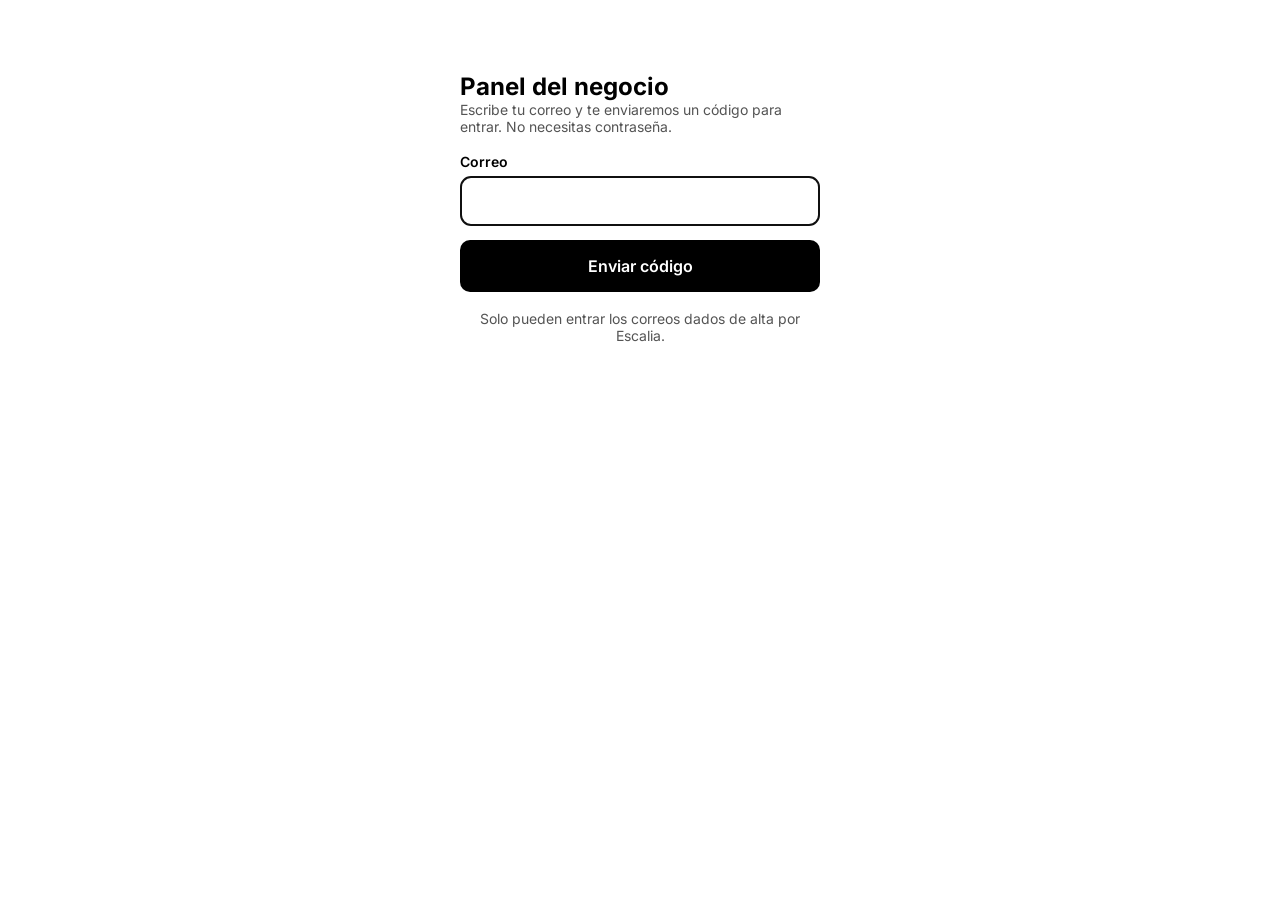
<file: panel.html>
<!doctype html>
<html lang="es">
<head>
<meta charset="utf-8">
<script>if(/\.vercel\.app$/.test(location.hostname))location.replace('https://pide.escaliadigital.com'+location.pathname+location.search+location.hash)</script>

<meta name="color-scheme" content="only light">
<meta name="viewport" content="width=device-width, initial-scale=1">
<meta name="robots" content="noindex">
<title>Panel del negocio</title>
<link rel="manifest" href="/panel.webmanifest">
<meta name="theme-color" content="#B42318">
<link rel="apple-touch-icon" href="/img/app-panel-192.png">
<link rel="icon" href="/img/app-panel-192.png">
<link href="/fonts/inter.css" rel="stylesheet">
<style>
:root{--gris:#545454;--linea:#E8E8E8;--suave:#F3F3F3;--borde:#CBCBCB;--verde:#0B7A3E;--rojo:#B42318}
:root{color-scheme:only light}
@media (prefers-color-scheme:dark){html{background:#fff;color:#000;color-scheme:only light}}
*{box-sizing:border-box}
body{margin:0;background:#fff;color:#000;font-family:Inter,system-ui,sans-serif;font-size:16px;-webkit-font-smoothing:antialiased}
button,input{font-family:inherit;font-size:16px;color:#000}
p{margin:0}
h1{margin:0;font-size:24px;font-weight:700}
h2{margin:0;font-size:18px;font-weight:700}
.sub{color:var(--gris);font-size:14px}
.barra{display:flex;align-items:center;justify-content:space-between;gap:12px;padding:12px 16px;border-bottom:1px solid var(--linea);position:sticky;top:0;background:#fff;z-index:5}
.barra b{font-size:17px}
.lnk{border:none;background:none;color:var(--gris);text-decoration:underline;cursor:pointer;padding:8px;font-size:14px}
main{max-width:720px;margin:0 auto;padding:18px 16px 80px;display:flex;flex-direction:column;gap:18px}
.btn{display:flex;align-items:center;justify-content:center;width:100%;height:52px;border-radius:10px;border:none;background:#000;color:#fff;font-weight:600;cursor:pointer}
.btn.claro{background:var(--suave);color:#000}
.btn.rojo{background:var(--rojo)}
.btn.verde{background:var(--verde)}
.btn:disabled{opacity:.5}
.campo{display:flex;flex-direction:column;gap:6px;font-size:14px;font-weight:600}
.campo input{height:50px;padding:0 14px;border-radius:10px;border:1px solid var(--borde);font-weight:400}
.error{color:var(--rojo);font-size:14px;font-weight:500}
.acceso{max-width:400px;margin:8vh auto 0;padding:0 20px;display:flex;flex-direction:column;gap:18px}
.tarjeta{border:1px solid var(--linea);border-radius:14px;padding:16px;display:flex;flex-direction:column;gap:12px}
.estado{display:flex;align-items:center;gap:10px;font-weight:600}
.punto{width:12px;height:12px;border-radius:50%;flex:none}
.tabs{display:flex;flex-wrap:wrap;gap:8px}
.tabs button{flex:none;height:38px;padding:0 14px;border-radius:999px;border:1px solid var(--linea);background:#fff;cursor:pointer;font-size:14px}
.tabs button.on{background:#000;color:#fff;border-color:#000}
.fila{display:flex;align-items:center;gap:12px;padding:12px 0;border-top:1px solid var(--linea)}
.fila:first-child{border-top:0}
.fila .ph{width:48px;height:48px;border-radius:8px;background:#EEE center/cover no-repeat;flex:none}
.fila .t{flex:1;min-width:0}
.fila .n{font-weight:500;line-height:1.3}
.fila .s{font-size:13px;color:var(--gris)}
.fila.off .n{color:var(--gris);text-decoration:line-through}
.sw{position:relative;width:52px;height:30px;flex:none}
.sw input{opacity:0;width:0;height:0;position:absolute}
.sw span{position:absolute;inset:0;border-radius:999px;background:#C9C9C9;transition:background .15s;cursor:pointer}
.sw span:before{content:"";position:absolute;width:24px;height:24px;left:3px;top:3px;border-radius:50%;background:#fff;transition:transform .15s;box-shadow:0 1px 2px rgba(0,0,0,.25)}
.sw input:checked+span{background:var(--verde)}
.sw input:checked+span:before{transform:translateX(22px)}
.sw input:focus-visible+span{outline:2px solid #000;outline-offset:2px}
.etq{font-size:12px;font-weight:600;width:62px;text-align:right;flex:none}
.etq.no{color:var(--rojo)}
.etq.si{color:var(--verde)}
.vistas{display:flex;gap:6px;padding:10px 16px;border-bottom:1px solid var(--linea);position:sticky;top:57px;background:#fff;z-index:4}
.vistas button{flex:1;height:42px;border-radius:10px;border:none;background:var(--suave);font-weight:600;cursor:pointer;font-size:15px}
.vistas button.on{background:#000;color:#fff}
.cierre-num{display:grid;grid-template-columns:repeat(2,minmax(0,1fr));gap:10px}
.cierre-num div{background:var(--suave);border-radius:12px;padding:14px}
.cierre-num small{display:block;color:var(--gris);font-size:13px}
.cierre-num b{display:block;font-size:26px;margin-top:4px}
.cierre-lista{border-top:1px solid var(--linea)}
.cierre-lista div{display:flex;justify-content:space-between;gap:10px;padding:10px 0;border-bottom:1px solid var(--linea);font-size:15px}
.cierre-lista em{font-style:normal;font-size:12px;color:var(--rojo);margin-left:6px}
.cuadre{background:#E7F5EC;color:#0B6B37;border-radius:12px;padding:12px 14px;font-size:15px;line-height:1.5}
.globo[hidden]{display:none}
.globo{display:inline-flex;align-items:center;justify-content:center;min-width:22px;height:22px;padding:0 6px;border-radius:999px;background:var(--rojo);color:#fff;font-size:13px;margin-left:4px}
.etiq{font-size:11px;font-weight:700;padding:3px 7px;border-radius:6px;letter-spacing:.3px;vertical-align:middle}
.etiq.prueba{background:#FFF4E0;color:#8A5300}
main.ancho{max-width:1280px}
.buscar{display:flex;gap:8px;max-width:520px;width:100%;align-self:center}
.buscar input{flex:1;min-width:0;height:48px;padding:0 14px;border-radius:10px;border:1px solid var(--borde);font-size:16px}
.colnav{display:flex;gap:6px}
.colnav button{flex:1;height:46px;border-radius:10px;border:1px solid var(--linea);background:#fff;font-weight:600;cursor:pointer;font-size:13px;white-space:nowrap;padding:0 4px}
.colnav button span{display:inline-block;min-width:22px;padding:1px 6px;border-radius:999px;background:var(--suave);margin-left:4px}
.colnav button.on{background:#000;color:#fff;border-color:#000}
.colnav button.on[data-col=nuevo]{background:var(--rojo);border-color:var(--rojo)}.colnav button.on[data-col=preparando]{background:#F5C400;border-color:#F5C400;color:#000}.colnav button.on[data-col=listo]{background:var(--verde);border-color:var(--verde)}
.colnav button.on span{background:#fff;color:#000}
.tablero{display:block}
.columna{display:none;flex-direction:column;gap:10px;border-radius:14px;padding:10px}
.columna.on{display:flex}
.columna.nuevo{background:#FDECEA}.columna.preparando{background:#FFF7CC}.columna.listo{background:#EAF6EE}
.colt{display:none;font-size:16px;padding:2px 4px;margin:0}
.colt span{float:right}
.colt.nuevo{color:#8E1B12}.colt.preparando{color:#6B5300}.colt.listo{color:#0B6B37}
.vacio{text-align:center;padding:24px 8px}
.modo-chip{border:1px solid var(--borde);background:#fff;border-radius:99px;padding:6px 12px;font:inherit;font-size:13px;white-space:nowrap;flex:none;cursor:pointer;margin-left:auto;margin-right:12px}
.modos{display:flex;flex-direction:column;gap:12px;max-width:520px;margin:24px auto;padding:0 16px}
.modo{border:2px solid var(--linea);border-radius:16px;background:#fff;padding:18px;text-align:left;font:inherit;cursor:pointer}
.modo b{display:block;font-size:20px;margin-bottom:4px}.modo span{color:var(--gris);font-size:15px;line-height:1.4}
.modo:hover,.modo:focus-visible{border-color:#000}
.enprep{text-align:center;font-size:15px;color:var(--gris);margin:0}
.tablero.uno .columna.on,.tablero.uno .columna{display:grid;grid-template-columns:repeat(auto-fill,minmax(300px,1fr));gap:12px;align-items:start}
.tablero.uno .colt,.tablero.uno .vacio{grid-column:1/-1}
@media (min-width:900px){.tablero.dos{grid-template-columns:repeat(2,minmax(0,1fr))!important}.tablero.uno{display:block!important}}
.hechos{display:grid;grid-template-columns:repeat(auto-fill,minmax(280px,1fr));gap:12px;opacity:.75}
@media (min-width:900px){
  .colnav{display:none}
  .tablero{display:grid;grid-template-columns:repeat(3,minmax(0,1fr));gap:16px;align-items:start}
  .columna,.columna.on{display:flex}
  .colt{display:block}
}
.tk{background:#fff;border-radius:14px;padding:12px 14px;display:flex;flex-direction:column;gap:10px;min-height:230px;box-shadow:0 1px 3px rgba(0,0,0,.08)}
.hechos .tk{min-height:0;border:1px solid var(--linea)}
.tk.buscado{outline:3px solid #1A4FA0;outline-offset:2px}
.tk-cab{display:flex;align-items:center;gap:10px}
.tk-num{font-size:30px;font-weight:800;line-height:1}
.tk-quien{display:flex;flex-direction:column;font-size:13px;color:var(--gris);min-width:0;flex:1}
.tk-quien b{color:#000;font-size:15px;overflow:hidden;text-overflow:ellipsis;white-space:nowrap}
.tk-quien .tarde{color:var(--rojo);font-weight:700}
.tk-lineas{margin:0;padding:0;list-style:none;display:flex;flex-direction:column;gap:7px;flex:1}
.tk-lineas li{font-size:17px;line-height:1.3}
.tk-lineas li b{display:inline-block;min-width:30px}
.tk-lineas small{display:block;color:#333;font-size:15px;padding-left:30px}
.tk-lineas em{display:inline-block;font-style:normal;margin:3px 0 0 30px;padding:2px 8px;border-radius:6px;background:#FFF1C2;color:#6B4A00;font-size:14px;font-weight:700}
.tk-obs{margin:0;padding:8px 10px;border-radius:8px;background:var(--suave);font-size:14px}
.tk-avis{margin:0;font-size:13px;color:#0B6B37;font-weight:600}
.tk-pie{display:flex;align-items:center;gap:8px}
.tk-total{font-weight:700;flex:1;font-size:15px}
.tk-go{width:auto;height:46px;padding:0 18px;font-size:15px;font-weight:700}
.tk-go.nuevo{background:var(--rojo)}.tk-go.preparando{background:#F5C400;color:#000}.tk-go.listo{background:var(--verde)}
.mn{position:relative}
.mn summary{list-style:none;cursor:pointer;width:40px;height:36px;display:flex;align-items:center;justify-content:center;border-radius:8px;font-size:22px;color:var(--gris);line-height:1}
.mn summary::-webkit-details-marker{display:none}
.mn[open] summary{background:var(--suave)}
.mn .menu{position:absolute;right:0;top:40px;z-index:6;background:#fff;border:1px solid var(--linea);border-radius:12px;box-shadow:0 6px 20px rgba(0,0,0,.15);padding:6px;display:flex;flex-direction:column;min-width:200px}
.mn .menu button{border:0;background:none;text-align:left;padding:11px 12px;border-radius:8px;font-size:15px;cursor:pointer}
.mn .menu button:hover{background:var(--suave)}
.mn .menu .rojo{color:var(--rojo)}
.tabs button.ag-si{border-color:var(--rojo);color:var(--rojo);font-weight:700}
.tabs button.ag-si.on{background:var(--rojo);color:#fff}
.tabs button.ag-no{border-color:#BFE3CC;color:var(--verde)}
.tabs button.ag-no.on{background:var(--verde);color:#fff;border-color:var(--verde)}
.avisoag{align-self:center;border:1px solid #F3C4C0;background:#FDECEC;color:#8E1B12;border-radius:999px;padding:10px 18px;font-weight:600;cursor:pointer;font-size:15px}
.contrato{max-width:820px}
.doc-legal{border:1px solid var(--linea);border-radius:14px;overflow:hidden}
.doc-cab{display:flex;justify-content:space-between;align-items:center;gap:10px;padding:12px 14px;background:var(--suave);flex-wrap:wrap}
.doc-cab h2{margin:0;font-size:17px}
.doc-texto{max-height:55vh;overflow:auto;padding:4px 16px 16px;font-size:14.5px;line-height:1.55}
.doc-texto p{margin:8px 0}.doc-texto h2{font-size:18px}.doc-texto h3{font-size:15.5px;margin:18px 0 6px}.doc-texto .ver{color:var(--gris);margin-top:-6px}
.doc-texto table{border-collapse:collapse;width:100%;font-size:13px}.doc-texto td,.doc-texto th{border:1px solid var(--linea);padding:6px;text-align:left;vertical-align:top}
.acepto{display:flex;gap:12px;align-items:flex-start;font-size:15px;line-height:1.45}
.acepto input{width:22px;height:22px;flex:none;margin-top:1px}
.sonido-fila{display:flex;justify-content:center;align-items:center;gap:12px;font-size:14px;flex-wrap:wrap}
.son{font-weight:600}.son.on{color:var(--verde)}.son.off{color:var(--gris)}
.toque{margin:0;text-align:center;background:#FFF1C2;color:#6B4A00;border-radius:10px;padding:10px;font-size:14px;font-weight:600}
.sinconexion{position:sticky;top:0;z-index:50;background:#B42318;color:#fff;padding:12px 16px;text-align:center;display:flex;flex-direction:column;gap:2px;font-size:14px;line-height:1.35}
.sinconexion b{font-size:16px}
.sinconexion button{align-self:center;margin-top:8px;border:0;border-radius:10px;background:#fff;color:#B42318;font-weight:700;font-size:15px;padding:10px 18px;cursor:pointer}
.sinconexion button:disabled{opacity:.85}
#pausaMsg{font-weight:600;max-width:640px;align-self:center}
.etiq.most{background:#E8EEF9;color:#1A3F7A}
.etiq.pagado{background:#E7F5EC;color:#0B6B37}
.acciones{display:flex;flex-wrap:wrap;gap:10px;justify-content:center;align-items:center}
.acciones>.btn{width:auto;padding:0 22px;height:48px;font-size:17px}
.acciones .buscar{flex:1 1 300px;max-width:460px;align-self:auto}
/* Pedido en mostrador */
.mostr{max-width:1280px;margin:0 auto;padding:14px 16px 140px;display:grid;gap:16px}
.mostr.solo{max-width:640px}
.mswitch{display:flex;gap:8px}
.mswitch button{flex:1;height:52px;border-radius:12px;border:0;background:#F3F3F3;font:inherit;font-size:16px;font-weight:700;cursor:pointer;display:flex;align-items:center;justify-content:center;gap:8px}
.mswitch button.on{background:#000;color:#fff}.mswitch button.on.v{background:#0B7A3E}
.entregas{display:flex;flex-direction:column;gap:10px}
.ent{display:flex;align-items:center;justify-content:space-between;gap:12px;border:1px solid var(--linea);border-radius:14px;padding:12px 14px;background:#fff}
.ent-t{display:flex;align-items:center;gap:12px;min-width:0}
.ent-t small{display:block;color:var(--gris);font-size:13px;margin-top:2px}
.ent .btn{width:auto;flex:none;padding:0 18px}
.verped{position:fixed;left:0;right:0;bottom:0;z-index:15;padding:10px 16px calc(10px + env(safe-area-inset-bottom));background:#fff;border-top:1px solid var(--linea)}
.verped button{width:100%;max-width:640px;margin:0 auto;display:flex;justify-content:space-between;align-items:center;height:56px;padding:0 18px;border:0;border-radius:12px;background:#000;color:#fff;font:inherit;font-size:17px;font-weight:700;cursor:pointer}
.prods{display:grid;grid-template-columns:repeat(auto-fill,minmax(140px,1fr));gap:10px;margin-top:12px}
.prod{display:flex;flex-direction:column;text-align:left;border:1px solid var(--linea);border-radius:12px;background:#fff;padding:0;overflow:hidden;cursor:pointer}
.prod .ph{aspect-ratio:4/3;background:#F3F3F3 center/cover no-repeat}
.prod .t{padding:8px 10px;display:flex;flex-direction:column;gap:2px;font-size:14px;line-height:1.25}
.prod .t span{color:var(--gris);font-size:13px}
.prod:disabled{opacity:.4;cursor:not-allowed}
.prod:active{transform:scale(.98)}
.ticket{border:1px solid var(--linea);border-radius:14px;padding:14px;display:flex;flex-direction:column;gap:12px;background:#fff}

.tl{display:flex;gap:8px;align-items:flex-start;border-top:1px solid var(--linea);padding-top:10px}
.tl:first-child{border-top:0;padding-top:0}
.tl .t{flex:1;min-width:0;font-size:15px}
.tl small{display:block;color:var(--gris);font-size:13px}
.cant{display:flex;align-items:center;gap:6px;flex:none}
.cant button{width:34px;height:34px;border-radius:50%;border:1px solid var(--borde);background:#fff;font-size:18px;cursor:pointer}
.metodo{display:flex;gap:8px}
.metodo button{flex:1;height:50px;border-radius:10px;border:1px solid var(--borde);background:#fff;font-weight:600;cursor:pointer}
.metodo button.on{background:#0B7A3E;color:#fff;border-color:#0B7A3E}
.metodo button.on::before{content:'✓ '}
.velo{position:fixed;inset:0;background:#fff;z-index:20;display:flex;align-items:stretch;justify-content:center;overscroll-behavior:contain}
@media (min-width:700px){.velo{align-items:center;background:rgba(0,0,0,.6)}}
.hoja{background:#fff;width:100%;max-width:560px;height:100%;overflow:auto;overscroll-behavior:contain;padding:18px 16px calc(18px + env(safe-area-inset-bottom));display:flex;flex-direction:column;gap:14px}
@media (min-width:700px){.hoja{height:auto;max-height:90vh;border-radius:16px}}
html.bloq,html.bloq body{overflow:hidden}
.grp{display:flex;flex-direction:column;gap:6px}
.grp h3{margin:0;font-size:16px}
.hoja.lista{gap:0;padding-bottom:0}
.hoja.lista .grp{border:0;margin:0;padding:12px 0 6px;border-top:8px solid #F3F3F3;margin:0 -16px;padding-left:16px;padding-right:16px;scroll-margin-top:0;gap:0}
.hoja.lista legend{width:100%;display:flex;justify-content:space-between;align-items:center;padding:0 0 4px;float:left}
.hoja.lista legend b{display:block;font-size:18px}.hoja.lista legend small{color:var(--gris);font-size:14px}
.hcab{display:flex;justify-content:space-between;align-items:baseline;gap:12px;padding:0 0 12px}.hcab h2{margin:0;font-size:22px}.hcab span{font-size:18px}
.pill{font-size:12px;font-weight:700;background:#F3F3F3;border-radius:99px;padding:4px 10px;flex:none}
.pill.err{background:#FDECEA;color:var(--rojo)}
.opt{display:flex;align-items:center;justify-content:space-between;gap:12px;min-height:54px;border-bottom:1px solid var(--linea);font-size:17px;cursor:pointer;clear:both}
.opt.off{opacity:.45;cursor:default}
.opt small{color:var(--gris);font-size:14px}
.opt:has(input:checked){background:#E7F5EC;box-shadow:-16px 0 0 #E7F5EC,16px 0 0 #E7F5EC;font-weight:700}
.hoja input[type=checkbox],.hoja input[type=radio]{-webkit-appearance:none;appearance:none;width:26px;height:26px;flex:none;margin:0;border:2px solid #8A8A8A;border-radius:6px;background:transparent;display:inline-grid;place-content:center;cursor:pointer}
.hoja input[type=radio]{border-radius:50%}
.hoja input:checked{background:#0B7A3E;border-color:#0B7A3E}
.hoja input[type=checkbox]:checked::after{content:'';width:6px;height:12px;border:solid #fff;border-width:0 3px 3px 0;transform:translateY(-2px) rotate(45deg)}
.hoja input[type=radio]:checked::after{content:'';width:10px;height:10px;border-radius:50%;background:#fff}
.hoja.lista .campo{border-top:8px solid #F3F3F3;margin:0 -16px;padding:14px 16px;font-size:18px}
.hoja.lista .campo input{height:50px;border:1px solid var(--borde);border-radius:10px;padding:0 12px;font:inherit;font-size:16px;font-weight:400}
.hpie{position:sticky;bottom:0;background:#fff;display:flex;gap:10px;padding:12px 0 calc(12px + env(safe-area-inset-bottom));border-top:1px solid var(--linea);margin-top:auto}
.hpie .claro{flex:0 0 34%}
.tnota{display:block;color:var(--rojo);font-style:normal;font-size:13px;font-weight:600}
.chips{display:flex;flex-wrap:wrap;gap:8px}
.chips button{min-height:44px;padding:0 14px;border-radius:999px;border:1px solid var(--borde);background:#fff;cursor:pointer;font-size:15px}
.chips button.on{background:#0B7A3E;color:#fff;border-color:#0B7A3E;font-weight:700}
.chips button.on::before{content:'✓ '}
.chips button:disabled{opacity:.4;text-decoration:line-through}
.hecho{max-width:460px;margin:8vh auto 0;padding:0 20px;text-align:center;display:flex;flex-direction:column;gap:16px}
.hecho .num{font-size:96px;font-weight:800;line-height:1}
#print{display:none}
@media print{
  @page{size:80mm auto;margin:3mm}
  body>*:not(#print){display:none !important}
  #print{display:block;font-family:Inter,system-ui,sans-serif;color:#000;width:72mm;font-size:13px}
  #print .pn{font-size:46px;font-weight:800;text-align:center;line-height:1.1}
  #print .c{text-align:center}
  #print ul{list-style:none;padding:0;margin:8px 0}
  #print li{margin-bottom:5px}
  #print hr{border:0;border-top:1px dashed #000}
}
.toast{position:fixed;left:50%;top:calc(12px + env(safe-area-inset-top));transform:translateX(-50%);background:#000;color:#fff;padding:10px 16px;border-radius:999px;font-size:14px;font-weight:500;z-index:30;opacity:0;transition:opacity .25s;pointer-events:none;white-space:nowrap}
.toast.on{opacity:1}
</style>
</head>
<body>
<div id="app"><p class="sub" style="padding:24px">Cargando…</p></div>
<div id="toast" class="toast" role="status"></div>
<div id="print" aria-hidden="true"></div>
<script src="/vendor/supabase.js"></script>
<script>
const sb = supabase.createClient('https://akfnzkdavpktvqugqklo.supabase.co', 'sb_publishable_ipLUEVx2Hwwf-PJR8EnL9A_X8vh9DD5', { auth: { storageKey: 'escalia-panel' } });
const app = document.getElementById('app');
const $ = id => document.getElementById(id);
const esc = s => String(s ?? '').replace(/[&<>"']/g, c => ({ '&': '&amp;', '<': '&lt;', '>': '&gt;', '"': '&quot;', "'": '&#39;' }[c]));
const eur = n => Number(n || 0).toLocaleString('es-ES', { style: 'currency', currency: 'EUR' });
let usuario = null, N = null, CATS = [], PRODS = [], GRUPOS = [], OPCS = [], pestana = null, vista = 'pedidos', PEDIDOS = [], verHechos = false, canal = null;

function aviso(t) { const el = $('toast'); el.textContent = t; el.classList.add('on'); clearTimeout(el._h); el._h = setTimeout(() => el.classList.remove('on'), 2200); }

async function fijarSesion(s) {
  usuario = s?.user || null;
  if (!usuario) return vistaAcceso();
  const { data: ids, error } = await sb.rpc('reclamar_invitacion');
  if (error || !ids || !ids.length) return vistaSinAcceso();
  const { data: n } = await sb.from('negocios').select('id,nombre,slug,pedidos_pausados,modo_prueba,titular_nombre,titular_nif,direccion,email_contacto,telefono').eq('id', ids[0]).single();
  N = n;
  const pend = await documentosPendientes();
  if (pend.length) return vistaContrato(pend);
  await cargar(); await cargarPedidos(); escucharPedidos(); vistaPanel();
}

/* ---------- Contrato y anexo: aceptación con un clic (primera entrada y cada versión nueva) ---------- */
// Los textos viven en la tabla documentos_legales (solo los ve un usuario con sesión). Al aceptar se guarda una copia exacta.
async function documentosPendientes() {
  const { data: docs } = await sb.from('documentos_legales').select('documento,version,titulo,html,solo_negocio').eq('vigente', true);
  const mios = (docs || []).filter(d => !d.solo_negocio || d.solo_negocio === N.id);
  if (!mios.length) return [];
  const { data: ac } = await sb.from('aceptaciones').select('documento,version').eq('negocio_id', N.id);
  return mios.filter(d => !(ac || []).some(a => a.documento === d.documento && a.version === d.version))
    .sort((a, b) => a.documento === 'contrato_servicio' ? -1 : 1);
}
function rellenarDoc(d) {
  const v = { version: d.version, negocio: N.nombre, titular_nombre: N.titular_nombre, titular_nif: N.titular_nif, direccion: N.direccion, email: N.email_contacto, telefono: N.telefono };
  return d.html.replace(/\{\{(\w+)\}\}/g, (m, k) => v[k] ? esc(v[k]) : '[pendiente]');
}
async function sha256(t) { const b = await crypto.subtle.digest('SHA-256', new TextEncoder().encode(t)); return [...new Uint8Array(b)].map(x => x.toString(16).padStart(2, '0')).join(''); }
function imprimirDoc(titulo, html, pie) {
  const w = window.open('', '_blank'); if (!w) return aviso('Permite las ventanas emergentes para imprimir');
  w.document.write(`<!doctype html><meta charset="utf-8"><title>${esc(titulo)}</title><style>body{font-family:system-ui,sans-serif;max-width:760px;margin:24px auto;padding:0 16px;line-height:1.5;font-size:14px;color:#000}h2{font-size:20px}h3{font-size:16px;margin-top:20px}table{border-collapse:collapse;width:100%}td,th{border:1px solid #999;padding:6px;text-align:left;vertical-align:top}.ver{color:#555}.pie{margin-top:30px;padding-top:12px;border-top:1px solid #999;color:#333}</style>${html}${pie ? `<p class="pie">${pie}</p>` : ''}<script>setTimeout(()=>print(),300)<\/script>`);
  w.document.close();
}
function vistaContrato(pend) {
  const textos = pend.map(rellenarDoc);
  app.innerHTML = `<div class="barra"><b>${esc(N.nombre)}</b><button class="lnk" id="salir">Salir</button></div>
  <main class="contrato">
    <h1>Antes de empezar</h1>
    <p class="sub">Lee el contrato de servicio y el anexo de protección de datos. Al aceptar se guardan la fecha, tu correo y una copia exacta del texto. Podrás volver a verlos e imprimirlos cuando quieras desde "Carta y pausa".</p>
    ${pend.map((d, k) => `<section class="doc-legal"><div class="doc-cab"><h2>${k + 1}. ${esc(d.titulo)}</h2><button class="lnk" data-imp-doc="${k}">🖨 Imprimir o guardar PDF</button></div><div class="doc-texto" tabindex="0" aria-label="${esc(d.titulo)}">${textos[k]}</div></section>`).join('')}
    <label class="acepto"><input type="checkbox" id="acepto">He leído y acepto el contrato de servicio y el anexo de protección de datos (versión ${esc(pend[0].version)}).</label>
    <p class="error" id="err" hidden></p>
    <button class="btn" id="aceptar">Aceptar y entrar</button>
  </main>`;
  $('salir').onclick = () => { despedirse(); sb.auth.signOut(); };
  app.querySelectorAll('[data-imp-doc]').forEach(b => b.onclick = () => imprimirDoc(pend[+b.dataset.impDoc].titulo, textos[+b.dataset.impDoc]));
  $('aceptar').onclick = async () => {
    if (!$('acepto').checked) { $('err').textContent = 'Marca la casilla para continuar.'; $('err').hidden = false; return; }
    $('aceptar').disabled = true; $('aceptar').textContent = 'Guardando…';
    const filas = [];
    for (let k = 0; k < pend.length; k++) filas.push({ negocio_id: N.id, usuario_id: usuario.id, email: usuario.email, documento: pend[k].documento, version: pend[k].version, navegador: navigator.userAgent.slice(0, 300), texto: textos[k], texto_sha256: await sha256(textos[k]) });
    const { error } = await sb.from('aceptaciones').insert(filas);
    if (error) { $('aceptar').disabled = false; $('aceptar').textContent = 'Aceptar y entrar'; $('err').textContent = 'No se pudo guardar. Revisa la conexión.'; $('err').hidden = false; return; }
    aviso('Aceptado. ¡Bienvenido!');
    await cargar(); await cargarPedidos(); escucharPedidos(); vistaPanel();
  };
}
async function verMisDocumentos() {
  const { data } = await sb.from('aceptaciones').select('documento,version,email,aceptado_en,texto').eq('negocio_id', N.id).not('texto', 'is', null).order('aceptado_en', { ascending: false });
  if (!data || !data.length) return aviso('Todavía no hay documentos aceptados');
  const vistos = new Set(); const ult = data.filter(a => !vistos.has(a.documento) && vistos.add(a.documento));
  const html = ult.map(a => a.texto + `<p class="pie">Aceptado por ${esc(a.email || '')} el ${new Date(a.aceptado_en).toLocaleString('es-ES', { timeZone: 'Europe/Madrid' })} (versión ${esc(a.version)}).</p>`).join('<hr style="margin:40px 0">');
  imprimirDoc('Contrato y anexo — ' + N.nombre, html);
}
if ('serviceWorker' in navigator) navigator.serviceWorker.register('/sw-panel.js', { scope: '/panel' }).catch(() => {});
(async () => {
  sb.auth.onAuthStateChange((ev, s) => {
    if ((s?.user?.id || null) !== (usuario?.id || null)) fijarSesion(s);
  });
  const { data: { session } } = await sb.auth.getSession();
  await fijarSesion(session);
})();

/* ---------- Acceso ---------- */
/* ---------- Acceso con código al correo (sin contraseña) ---------- */
function vistaAcceso(emailPrevio = '') {
  app.innerHTML = `<div class="acceso">
    <div><h1>Panel del negocio</h1><p class="sub">Escribe tu correo y te enviaremos un código para entrar. No necesitas contraseña.</p></div>
    <form id="f" style="display:flex;flex-direction:column;gap:14px">
      <label class="campo">Correo<input type="email" id="email" autocomplete="email" inputmode="email" required value="${esc(emailPrevio)}"></label>
      <p class="error" id="err" hidden></p>
      <button class="btn" type="submit">Enviar código</button>
    </form>
    <p class="sub" style="text-align:center">Solo pueden entrar los correos dados de alta por Escalia.</p>
  </div>`;
  $('email').focus();
  $('f').onsubmit = async e => {
    e.preventDefault();
    const email = $('email').value.trim().toLowerCase();
    const b = e.target.querySelector('button'); b.disabled = true; b.textContent = 'Enviando…';
    const err = await enviarCodigo(email);
    b.disabled = false; b.textContent = 'Enviar código';
    if (err) { $('err').textContent = err; $('err').hidden = false; return; }
    vistaCodigo(email);
  };
}
async function enviarCodigo(email) {
  const { error } = await sb.auth.signInWithOtp({ email, options: { shouldCreateUser: true, emailRedirectTo: 'https://pide.escaliadigital.com/panel' } });
  if (!error) return null;
  if (/rate|limit|seconds|security purposes/i.test(error.message)) return 'Has pedido varios códigos seguidos. Espera un minuto y vuelve a intentarlo.';
  if (/invalid/i.test(error.message)) return 'Ese correo no es válido. Revísalo.';
  return 'No se pudo enviar el código. Revisa tu conexión e inténtalo de nuevo.';
}
function vistaCodigo(email) {
  app.innerHTML = `<div class="acceso">
    <div><h1>Revisa tu correo</h1><p class="sub">Hemos enviado un código a <strong>${esc(email)}</strong>. Escríbelo aquí. Si no lo ves, mira en spam.</p></div>
    <form id="f" style="display:flex;flex-direction:column;gap:14px">
      <label class="campo">Código<input id="cod" inputmode="numeric" autocomplete="one-time-code" pattern="[0-9]{6,8}" maxlength="8" required style="font-size:26px;letter-spacing:8px;text-align:center"></label>
      <p class="error" id="err" hidden></p>
      <button class="btn" type="submit">Entrar</button>
    </form>
    <button class="btn claro" id="reenviar" disabled>Reenviar código (60)</button>
    <button class="lnk" id="otro" style="align-self:center">Usar otro correo</button>
  </div>`;
  $('cod').focus();
  let t = 60; const r = $('reenviar');
  const reloj = setInterval(() => { t--; if (t <= 0) { clearInterval(reloj); r.disabled = false; r.textContent = 'Reenviar código'; } else r.textContent = `Reenviar código (${t})`; }, 1000);
  r.onclick = async () => { r.disabled = true; const e = await enviarCodigo(email); aviso(e || 'Código reenviado'); if (e) r.disabled = false; };
  $('otro').onclick = () => { clearInterval(reloj); vistaAcceso(email); };
  $('cod').oninput = () => { $('cod').value = $('cod').value.replace(/\D/g, ''); };
  $('f').onsubmit = async e => {
    e.preventDefault();
    const err = $('err'); err.hidden = true;
    const b = e.target.querySelector('button'); b.disabled = true;
    const { error } = await sb.auth.verifyOtp({ email, token: $('cod').value.trim(), type: 'email' });
    b.disabled = false;
    if (error) { err.textContent = /expired/i.test(error.message) ? 'El código ha caducado. Pulsa "Reenviar código".' : 'Código incorrecto. Revísalo e inténtalo de nuevo.'; err.hidden = false; return; }
    clearInterval(reloj);
  };
}
function vistaSinAcceso() {
  app.innerHTML = `<div class="acceso"><h1>Cuenta sin negocio</h1><p class="sub">Esta cuenta no está vinculada a ningún negocio. Entra con el correo que diste a Escalia o avisa a James.</p><button class="btn claro" id="salir">Salir</button></div>`;
  $('salir').onclick = () => { despedirse(); sb.auth.signOut(); };
}

/* ---------- Datos ---------- */
async function cargar() {
  const [c, p, g, o] = await Promise.all([
    sb.from('categorias').select('id,nombre,orden,activa').eq('negocio_id', N.id).order('orden'),
    sb.from('productos').select('id,categoria_id,nombre,precio,disponible,orden,foto_url').eq('negocio_id', N.id).order('orden'),
    sb.from('grupos_opciones').select('id,producto_id,nombre,minimo,maximo,orden').order('orden').eq('negocio_id', N.id),
    sb.from('opciones').select('id,grupo_id,nombre,disponible,orden,precio_extra').eq('negocio_id', N.id).order('orden')
  ]);
  CATS = (c.data || []).filter(x => x.activa); PRODS = p.data || []; GRUPOS = g.data || []; OPCS = o.data || [];
}
const contarAgotados = () => PRODS.filter(p => !p.disponible).length + opcionesUnicas().filter(x => !x.disponible).length;
const esBebidaCat = c => /bebida/i.test(c?.nombre || '');
const grupoDe = o => GRUPOS.find(g => g.id === o.grupo_id) || {};
// Opciones agrupadas por nombre (una salsa aparece en muchos productos: se activa/agota en todos a la vez)
function opcionesUnicas() {
  const mapa = new Map();
  OPCS.forEach(o => {
    const g = grupoDe(o); if (/bebida/i.test(g.nombre || '')) return;
    const k = (g.nombre || '').replace(/ \(.*\)$/, '') + '|' + o.nombre;
    if (!mapa.has(k)) mapa.set(k, { grupo: (g.nombre || '').replace(/ \(.*\)$/, ''), nombre: o.nombre, ids: [], disponible: true });
    const e = mapa.get(k); e.ids.push(o.id); if (!o.disponible) e.disponible = false;
  });
  return [...mapa.values()];
}

/* ---------- Panel ---------- */
function vistaPanel() { if (vista === 'cierre') vistaCierre(); else if (vista === 'mostrador') vistaMostrador(); else if (vista === 'pedidos') (modo ? vistaPedidos() : vistaElegirModo()); else vistaCarta(); }
function cabecera() {
  const n = PEDIDOS.filter(p => p.estado === (modo === 'caja' ? 'listo' : 'nuevo')).length;
  return `<div class="barra"><b>${esc(N.nombre)}</b>${modo !== 'todo' ? `<button class="modo-chip" id="cambiarModo" aria-label="Cambiar modo de este aparato">${NOMBRE_MODO[modo]} · <u>cambiar</u></button>` : ''}<button class="lnk" id="salir">Salir</button></div>
  <nav class="vistas" aria-label="Secciones del panel"><button data-v="pedidos" class="${vista === 'pedidos' ? 'on' : ''}">Pedidos${n ? ` <span class="globo">${n}</span>` : ''}</button><button data-v="carta" class="${vista === 'carta' ? 'on' : ''}">Carta y pausa</button>${modo === 'cocina' ? '' : `<button data-v="cierre" class="${vista === 'cierre' ? 'on' : ''}">Cierre</button>`}</nav>`;
}
function conectarCabecera() {
  $('salir').onclick = () => { despedirse(); sb.auth.signOut(); };
  app.querySelectorAll('[data-v]').forEach(b => b.onclick = () => { vista = b.dataset.v; if (vista === 'cierre') { CIERRE = { fecha: hoyMadrid(), datos: null }; } if (vista === 'pedidos' && modo !== 'caja' && PEDIDOS.some(p => p.estado === 'nuevo')) colMovil = 'nuevo'; vistaPanel(); window.scrollTo(0, 0); });
}
function vistaCarta() {
  const grupos = [...new Set(opcionesUnicas().map(x => x.grupo))];
  const nAg = contarAgotados();
  const tabs = [{ k: 'agot', t: nAg ? `Agotados (${nAg})` : 'Todo disponible ✓' }, ...CATS.filter(c => PRODS.some(p => p.categoria_id === c.id)).map(c => ({ k: 'c' + c.id, t: c.nombre })), ...grupos.map(gn => ({ k: 'g' + gn, t: gn }))];
  if (!pestana || !tabs.some(t => t.k === pestana)) pestana = nAg ? 'agot' : tabs[1]?.k;
  const agotados = PRODS.filter(p => !p.disponible).length + opcionesUnicas().filter(x => !x.disponible).length;
  app.innerHTML = `${cabecera()}
  <main>
    <section class="tarjeta" aria-labelledby="t1">
      <h2 id="t1">Pedidos online</h2>
      <p class="estado"><span class="punto" style="background:${N.pedidos_pausados ? 'var(--rojo)' : 'var(--verde)'}"></span>${N.pedidos_pausados ? 'Pausados: los clientes no pueden pedir' : 'Activos: recibiendo pedidos'}</p>
      <button class="btn ${N.pedidos_pausados ? 'verde' : 'rojo'}" id="pausa">${N.pedidos_pausados ? 'Reanudar pedidos online' : 'Pausar pedidos online'}</button>
      <p class="sub">${N.pedidos_pausados ? 'La carta se sigue viendo, pero sin poder pagar.' : 'Úsalo si hay mucho lío o te quedas sin algo importante. La carta se sigue viendo.'}</p>
    </section>
    <section class="tarjeta" aria-labelledby="t2">
      <div><h2 id="t2">Agotados</h2><p class="sub">Apaga lo que no tengas ahora. Se oculta o sale como agotado en la carta al momento.${agotados ? ` <strong style="color:var(--rojo)">${agotados} apagado${agotados > 1 ? 's' : ''}.</strong>` : ''}</p></div>
      <nav class="tabs" aria-label="Secciones">${tabs.map(t => `<button data-t="${esc(t.k)}" class="${t.k === pestana ? 'on' : ''}${t.k === 'agot' ? (nAg ? ' ag-si' : ' ag-no') : ''}">${esc(t.t)}</button>`).join('')}</nav>
      <div id="lista"></div>
    </section>
    <p style="text-align:center"><button class="lnk" id="misDocs">📄 Ver mi contrato y el anexo de datos</button></p>
  </main>`;
  conectarCabecera();
  $('pausa').onclick = cambiarPausa;
  $('misDocs').onclick = verMisDocumentos;
  app.querySelectorAll('[data-t]').forEach(b => b.onclick = () => { pestana = b.dataset.t; vistaPanel(); });
  pintarLista();
}

function interruptor(id, on, etiqueta) {
  return `<span class="etq ${on ? 'si' : 'no'}">${on ? 'Hay' : 'Agotado'}</span><label class="sw"><input type="checkbox" data-sw="${esc(id)}" ${on ? 'checked' : ''} aria-label="${esc(etiqueta)}"><span></span></label>`;
}
function pintarLista() {
  const el = $('lista');
  if (!pestana) { el.innerHTML = '<p class="sub">Todavía no hay productos en la carta.</p>'; return; }
  if (pestana === 'agot') {
    const ps = PRODS.filter(p => !p.disponible), os = opcionesUnicas().filter(x => !x.disponible);
    if (!ps.length && !os.length) { el.innerHTML = '<p class="sub" style="color:var(--verde);font-weight:600;padding:12px 0">✓ Todo está disponible. Cuando apagues algo, aparecerá aquí para volver a activarlo rápido.</p>'; return; }
    el.innerHTML = `<p class="sub" style="padding-bottom:6px">Activa lo que ya tengas. Desaparece de esta lista al momento.</p>` +
      ps.map(p => `<div class="fila off"><span class="ph" style="${p.foto_url ? `background-image:url('${esc(p.foto_url)}')` : ''}"></span><div class="t"><div class="n">${esc(p.nombre)}</div><div class="s">${esc(CATS.find(c => c.id === p.categoria_id)?.nombre || '')}</div></div>${interruptor('p:' + p.id, false, p.nombre + ' disponible')}</div>`).join('') +
      os.map(o => `<div class="fila off"><div class="t"><div class="n">${esc(o.nombre)}</div><div class="s">${esc(o.grupo)} · en todos los productos</div></div>${interruptor('o:' + o.grupo + '|' + o.nombre, false, o.nombre + ' disponible')}</div>`).join('');
    el.querySelectorAll('[data-sw]').forEach(i => i.onchange = () => cambiar(i));
    return;
  }
  if (pestana?.startsWith('c')) {
    const ps = PRODS.filter(p => p.categoria_id === pestana.slice(1));
    el.innerHTML = ps.map(p => `<div class="fila${p.disponible ? '' : ' off'}"><span class="ph" style="${p.foto_url ? `background-image:url('${esc(p.foto_url)}')` : ''}"></span><div class="t"><div class="n">${esc(p.nombre)}</div><div class="s">${eur(p.precio)}</div></div>${interruptor('p:' + p.id, p.disponible, p.nombre + ' disponible')}</div>`).join('');
  } else {
    const gn = pestana.slice(1);
    const os = opcionesUnicas().filter(x => x.grupo === gn);
    el.innerHTML = os.map((o, i) => `<div class="fila${o.disponible ? '' : ' off'}"><div class="t"><div class="n">${esc(o.nombre)}</div><div class="s">En todos los productos</div></div>${interruptor('o:' + gn + '|' + o.nombre, o.disponible, o.nombre + ' disponible')}</div>`).join('');
  }
  el.querySelectorAll('[data-sw]').forEach(i => i.onchange = () => cambiar(i));
}

/* ---------- Pedidos en tiempo real ---------- */
const ESTADOS = { nuevo: 'Nuevo', preparando: 'Preparando', listo: 'Listo', entregado: 'Entregado', cancelado: 'Cancelado' };
const ANTERIOR = { preparando: 'nuevo', listo: 'preparando', entregado: 'listo', cancelado: 'nuevo' };
const hoyMadrid = () => new Date().toLocaleDateString('sv-SE', { timeZone: 'Europe/Madrid' });
async function cargarPedidos() {
  const { data, error } = await sb.from('pedidos').select('id,codigo,origen,metodo_pago,avisado_en,estado,cliente_nombre,cliente_telefono,notas,total,pagado,creado_en,lineas_pedido(nombre_producto,cantidad,opciones,observaciones,precio_unitario)')
    .eq('negocio_id', N.id).eq('fecha', hoyMadrid()).neq('estado', 'pendiente_pago').order('creado_en', { ascending: true });
  if (error) return []; // sin red: se mantiene lo que ya se ve
  const nuevos = VISTOS ? (data || []).filter(p => !VISTOS.has(p.id) && p.estado === 'nuevo' && (p.origen !== 'mostrador' || !creandoMostrador)) : [];
  nuevos.listos = ESTADOS_ANT ? (data || []).filter(p => p.estado === 'listo' && ESTADOS_ANT.get(p.id) !== 'listo') : [];
  VISTOS = new Set((data || []).map(p => p.id));
  ESTADOS_ANT = new Map((data || []).map(p => [p.id, p.estado]));
  PEDIDOS = data || [];
  return nuevos;
}
// Decisión 15-nov-2026: los pedidos de mostrador se cobran y facturan solo en la caja del local (HioPos).
// El código del mostrador se conserva, pero el botón queda oculto.
const MOSTRADOR_ACTIVO = false;
let ESTADOS_ANT = null, creandoMostrador = false; // mientras este aparato crea un pedido de mostrador, no se pita por él
let VISTOS = null; // ids ya conocidos, para pitar solo con los nuevos (llegue el aviso en directo o por la revisión)
/* Sonido de pedidos nuevos: ACTIVADO siempre por defecto. Solo se apaga si el dueño pulsa "Silenciar".
   El navegador no deja sonar hasta el primer toque en la pantalla: cualquier toque lo desbloquea. */
let silenciado = false;
try { silenciado = localStorage.getItem('panel-silenciado') === '1'; } catch (e) {}
function audioCtx() { return pitido.ctx || (pitido.ctx = new (window.AudioContext || window.webkitAudioContext)()); }
function audioListo() { try { return audioCtx().state === 'running'; } catch (e) { return false; } }
function desbloquearAudio() {
  try { const c = audioCtx(); if (c.state !== 'running') c.resume().then(() => { if (vista === 'pedidos' && document.getElementById('avisoToque')) vistaPanel(); }); } catch (e) {}
}
document.addEventListener('pointerdown', desbloquearAudio, { passive: true });
document.addEventListener('keydown', desbloquearAudio);
// Aviso suave para la caja: un pedido pasó a Listo
function pitidoSuave() {
  if (silenciado) return;
  try { const ctx = audioCtx(); if (ctx.state !== 'running') ctx.resume();
    [0, 0.22].forEach((t, k) => { const o = ctx.createOscillator(), g = ctx.createGain(); o.type = 'sine'; o.frequency.value = k ? 1046 : 784; g.gain.setValueAtTime(0.25, ctx.currentTime + t); g.gain.exponentialRampToValueAtTime(0.001, ctx.currentTime + t + 0.35); o.connect(g); g.connect(ctx.destination); o.start(ctx.currentTime + t); o.stop(ctx.currentTime + t + 0.36); });
  } catch (e) {}
}
function pitido() {
  if (silenciado) return;
  try {
    const ctx = audioCtx(); if (ctx.state !== 'running') ctx.resume();
    [0, 0.25, 0.5, 1.0, 1.25, 1.5].forEach(t => { const o = ctx.createOscillator(), g = ctx.createGain(); o.type = 'square'; o.frequency.value = t < 0.9 ? 880 : 1175; g.gain.value = 0.18; o.connect(g); g.connect(ctx.destination); o.start(ctx.currentTime + t); o.stop(ctx.currentTime + t + 0.15); });
  } catch (e) {}
  if (navigator.vibrate) navigator.vibrate([300, 120, 300, 120, 300]);
}
// Pedidos nuevos: pitido + aviso + se muestran en "Nuevos"
function procesarNuevos(nuevos, cambio) {
  if (modo === 'caja') {
    const listos = nuevos.listos || [];
    if (listos.length) { pitidoSuave(); aviso(listos.map(p => p.codigo).join(', ') + ' listo para entregar'); }
    if (vista === 'pedidos' && (listos.length || cambio || nuevos.length) && !menuAbierto && !document.querySelector('#bus:focus')) vistaPanel();
    return;
  }
  if (nuevos.length) { pitido(); aviso('Nuevo pedido ' + nuevos.map(p => p.codigo || '').join(', ')); }
  if (vista === 'mostrador') {
    // En el mostrador: aviso suave cuando cocina pone un pedido en Listo, y se actualiza "Para entregar"
    const listos = nuevos.listos || [];
    if (listos.length && !nuevos.length) { pitidoSuave(); aviso(listos.map(p => p.codigo).join(', ') + ' listo para entregar'); }
    if (MOST.tab === 'entregar' && !MOST.hecho) { if (!document.querySelector('#busE:focus')) vistaPanel(); }
    else { const c = $('nEnt'); const n = PEDIDOS.filter(p => p.estado === 'listo').length; if (c) { c.textContent = n; c.hidden = !n; } }
    return;
  }
  if (vista === 'cierre' && !nuevos.length) { if (cambio && CIERRE.fecha === hoyMadrid() && !document.querySelector('#fcierre:focus')) vistaPanel(); return; }
  if (nuevos.length && modo) { vista = 'pedidos'; colMovil = 'nuevo'; menuAbierto = null; }
  if (vista === 'pedidos' && (nuevos.length || cambio) && !menuAbierto && !document.querySelector('#bus:focus')) vistaPanel();
}
// Conexión en directo (avisa al momento). Si falla, se reintenta como mucho cada 30 s y mientras tanto se revisa cada 15 s.
let enDirecto = false, ultimoIntento = 0;
function suscribir() {
  ultimoIntento = Date.now();
  if (canal) { const viejo = canal; canal = null; sb.removeChannel(viejo); }
  const ch = sb.channel('pedidos-' + N.id);
  canal = ch;
  ch.on('postgres_changes', { event: '*', schema: 'public', table: 'pedidos', filter: 'negocio_id=eq.' + N.id }, async () => {
    procesarNuevos(await cargarPedidos(), true);
  }).subscribe(est => {
    if (ch !== canal) return; // avisos de una conexión vieja: se ignoran
    enDirecto = est === 'SUBSCRIBED';
  });
}
function escucharPedidos() {
  VISTOS = new Set(PEDIDOS.map(p => p.id));
  ESTADOS_ANT = new Map(PEDIDOS.map(p => [p.id, p.estado]));
  suscribir();
  // Latido: cada 15 s revisa los pedidos (por si falla el directo); cada minuto avisa a la carta de que el local está conectado.
  let vueltas = 0;
  const tic = async () => {
    const latido = vueltas++ % 4 === 0;
    if (latido) {
      const { error } = await sb.rpc('latido_panel', { p_negocio: N.id });
      marcarConexion(!error && navigator.onLine);
    } else if (enDirecto && !sinConexion) return;
    if (!navigator.onLine) return marcarConexion(false);
    const antes = JSON.stringify(PEDIDOS.map(p => [p.id, p.estado]));
    const nuevos = await cargarPedidos();
    if (!latido && sinConexion && navigator.onLine) { const { error } = await sb.rpc('latido_panel', { p_negocio: N.id }); marcarConexion(!error); }
    procesarNuevos(nuevos, JSON.stringify(PEDIDOS.map(p => [p.id, p.estado])) !== antes);
    if (!enDirecto && Date.now() - ultimoIntento > 30000) suscribir();
  };
  clearInterval(escucharPedidos.t); tic();
  escucharPedidos.t = setInterval(tic, 15000);
}
/* Aviso rojo fijo cuando el panel no tiene conexión */
let sinConexion = false;
function marcarConexion(ok) {
  const antes = sinConexion; sinConexion = !ok;
  let b = document.getElementById('sinConexion');
  if (sinConexion && !b) {
    b = document.createElement('div'); b.id = 'sinConexion'; b.className = 'sinconexion'; b.setAttribute('role', 'alert');
    b.innerHTML = `<b>⚠ Sin conexión: no estás recibiendo pedidos.</b><span>Si sigue así 5 minutos, la carta online se cierra sola y pide a los clientes que llamen. Revisa el internet del local.</span>
      <button id="pausaSinRed">${N && N.pedidos_pausados ? 'Pedidos online ya pausados ✓' : 'Pausar pedidos online'}</button><span id="pausaMsg"></span>`;
    document.body.prepend(b);
    b.querySelector('#pausaSinRed').onclick = async ev => {
      const bt = ev.currentTarget; if (N.pedidos_pausados) return;
      bt.disabled = true; bt.textContent = 'Pausando…';
      let error = true;
      try { ({ error } = await sb.from('negocios').update({ pedidos_pausados: true }).eq('id', N.id)); } catch (e) {}
      if (!error) { N.pedidos_pausados = true; bt.textContent = 'Pedidos online pausados ✓'; aviso('Pedidos online pausados. Reactívalos en "Carta y pausa".'); if (vista === 'carta') vistaPanel(); return; }
      bt.disabled = false; bt.textContent = 'Reintentar pausa';
      b.querySelector('#pausaMsg').textContent = 'Este aparato no tiene internet. Abre el panel en tu móvil con datos y pulsa "Pausar pedidos online" en "Carta y pausa". Si no, la carta se cerrará sola a los 5 minutos.';
    };
  } else if (!sinConexion && b) b.remove();
  if (antes && !sinConexion) { aviso('Conexión recuperada'); if (!enDirecto && Date.now() - ultimoIntento > 30000) suscribir(); }
}
window.addEventListener('offline', () => marcarConexion(false));
window.addEventListener('online', () => { if (N && typeof escucharPedidos.t !== 'undefined') sb.rpc('latido_panel', { p_negocio: N.id }).then(({ error }) => marcarConexion(!error)); });
// Despedida: al cerrar, salir, cambiar de app o apagar la pantalla, el panel avisa de que se va a propósito.
// Así la carta solo se cierra si el panel estaba abierto y dejó de dar señal sin despedirse (caída de internet).
let tokenPanel = null;
sb.auth.onAuthStateChange((_e, ses) => { tokenPanel = ses ? ses.access_token : null; });
function despedirse() {
  if (!N || !tokenPanel) return;
  try {
    fetch('https://akfnzkdavpktvqugqklo.supabase.co/rest/v1/rpc/panel_fuera', { method: 'POST', keepalive: true,
      headers: { 'Content-Type': 'application/json', apikey: 'sb_publishable_ipLUEVx2Hwwf-PJR8EnL9A_X8vh9DD5', Authorization: 'Bearer ' + tokenPanel },
      body: JSON.stringify({ p_negocio: N.id }) });
  } catch (e) {}
}
window.addEventListener('pagehide', despedirse);
document.addEventListener('visibilitychange', () => {
  if (document.hidden) return despedirse();
  if (N && typeof escucharPedidos.t !== 'undefined') sb.rpc('latido_panel', { p_negocio: N.id }).then(({ error }) => marcarConexion(!error && navigator.onLine));
});
function hora(iso) { return new Date(iso).toLocaleTimeString('es-ES', { hour: '2-digit', minute: '2-digit', timeZone: 'Europe/Madrid' }); }
function hace(iso) { const m = Math.max(0, Math.floor((Date.now() - new Date(iso)) / 60000)); return m < 1 ? 'ahora' : m < 60 ? `hace ${m} min` : `hace ${Math.floor(m / 60)} h ${m % 60} min`; }
const minutos = iso => (Date.now() - new Date(iso)) / 60000;
const AVISO_MIN = 15; // a partir de aquí el tiempo se pone en rojo
let colMovil = 'nuevo', buscado = '';
// Modo de este aparato: 'cocina' (Nuevos y Preparando), 'caja' (Listos → Entregado) o 'todo'. Se guarda en el aparato.
// Siempre "todo en uno" en todos los aparatos (tablet y caja ven lo mismo y se sincronizan). Los modos Cocina/Caja quedan desactivados.
const modo = 'todo';
try { localStorage.removeItem('panel-modo'); } catch (e) {}
const NOMBRE_MODO = { cocina: 'Cocina', caja: 'Caja', todo: 'Todo en uno' };
const colsModo = () => modo === 'cocina' ? COLUMNAS.slice(0, 2) : modo === 'caja' ? [['listo', 'Listos para entregar']] : COLUMNAS;
function vistaElegirModo() {
  app.innerHTML = `${cabecera()}
  <div class="modos"><h2 style="margin:0">¿Qué es este aparato?</h2><p class="sub" style="margin:0">Se elige una vez. Puedes cambiarlo cuando quieras arriba.</p>
    <button class="modo" data-modo="cocina"><b>🍳 Cocina</b><span>Ve los pedidos nuevos y en preparación. Pita con cada pedido. Botones Empezar y Listo · avisar por WhatsApp.</span></button>
    <button class="modo" data-modo="caja"><b>💶 Caja</b><span>Ve los pedidos listos para entregar y pulsa Entregado. Pedidos de mostrador y buscador por número.</span></button>
    <button class="modo" data-modo="todo"><b>📋 Todo en uno</b><span>Una sola persona lo hace todo: Nuevos, Preparando y Listos en la misma pantalla.</span></button>
  </div>`;
  conectarCabecera();
  app.querySelectorAll('[data-modo]').forEach(b => b.onclick = () => {
    try { localStorage.setItem('panel-modo', b.dataset.modo); } catch (e) {}
    colMovil = colsModo()[0][0]; desbloquearAudio?.(); vistaPanel(); window.scrollTo(0, 0);
  });
}
let menuAbierto = null;
const telDe = p => { const t = (p.cliente_telefono || '').replace(/[^\d]/g, ''); return t.length === 9 ? '34' + t : t; };
const waTexto = p => `Hola ${p.cliente_nombre || ''} 👋 Tu pedido ${p.codigo} de ${N.nombre} está listo para recoger. ¡Te esperamos!`;
const waDe = p => `https://wa.me/${telDe(p)}?text=${encodeURIComponent(waTexto(p))}`;
// En móvil/caja se abre la app de WhatsApp directamente (sin pestaña nueva): al volver con "atrás", el panel sigue ahí.
// En ordenador se abre WhatsApp Web en otra pestaña.
function abrirWhatsApp(p) {
  const movil = /Android|iPhone|iPad|iPod/i.test(navigator.userAgent);
  if (!movil) { window.open(waDe(p), '_blank', 'noopener'); return; }
  let salio = false; const vis = () => { if (document.hidden) salio = true; };
  document.addEventListener('visibilitychange', vis);
  location.href = `whatsapp://send?phone=${telDe(p)}&text=${encodeURIComponent(waTexto(p))}`;
  // Si en este aparato no hay WhatsApp instalado, se abre la versión web en la misma ventana (volver con "atrás")
  setTimeout(() => { document.removeEventListener('visibilitychange', vis); if (!salio && !document.hidden) location.href = waDe(p); }, 1800);
}
function tarjetaPedido(p) {
  const tel = telDe(p);
  const lineas = (p.lineas_pedido || []).map(l => {
    const ops = (l.opciones || []).map(o => o.nombre).join(', ');
    return `<li><b>${l.cantidad}×</b> ${esc(l.nombre_producto)}${ops ? `<small>${esc(ops)}</small>` : ''}${l.observaciones ? `<em>⚠ ${esc(l.observaciones)}</em>` : ''}</li>`;
  }).join('');
  const tarde = ['nuevo', 'preparando'].includes(p.estado) && minutos(p.creado_en) >= AVISO_MIN;
  const resaltado = buscado && p.codigo.toLowerCase() === buscado;
  let boton = '';
  if (p.estado === 'nuevo') boton = `<button class="btn tk-go nuevo" data-est="${p.id}|preparando">Empezar</button>`;
  if (p.estado === 'preparando') boton = tel ? `<button class="btn tk-go preparando" data-listo="${p.id}">Listo · avisar</button>` : `<button class="btn tk-go preparando" data-est="${p.id}|listo">Listo</button>`;
  if (p.estado === 'listo') boton = `<button class="btn tk-go listo" data-est="${p.id}|entregado">Entregado</button>`;
  const avis = p.estado === 'listo' ? (tel ? (p.avisado_en ? `<p class="tk-avis">✓ Cliente avisado ${hora(p.avisado_en)}</p>` : '<p class="tk-avis" style="color:var(--rojo)">Sin avisar por WhatsApp (⋯ → Avisar)</p>') : '<p class="tk-avis">Mostrador: dile el número en voz alta</p>') : '';
  const menu = [
    ANTERIOR[p.estado] ? `<button data-est="${p.id}|${ANTERIOR[p.estado]}">↶ Deshacer</button>` : '',
    p.estado === 'listo' && tel ? `<button data-wa="${p.id}">💬 ${p.avisado_en ? 'Volver a avisar' : 'Avisar'} por WhatsApp</button>` : '',
    `<button data-imp="${p.id}">🖨 Imprimir</button>`,
    ['nuevo', 'preparando'].includes(p.estado) ? `<button class="rojo" data-est="${p.id}|cancelado">✕ Cancelar pedido</button>` : ''
  ].join('');
  return `<article class="tk ${p.estado}${resaltado ? ' buscado' : ''}" id="ped-${p.id}" aria-label="Pedido ${esc(p.codigo)}">
    <div class="tk-cab"><span class="tk-num">${esc(p.codigo)}</span>
      <span class="tk-quien"><b>${esc(p.cliente_nombre || 'Mostrador')}</b><span class="${tarde ? 'tarde' : ''}">${tarde ? '⏱ ' : ''}${hace(p.creado_en)} · ${hora(p.creado_en)}</span></span>
      <details class="mn" data-mn="${p.id}" ${menuAbierto === p.id ? 'open' : ''}><summary aria-label="Más opciones">⋯</summary><div class="menu">${menu}</div></details></div>
    <ul class="tk-lineas">${lineas}</ul>
    ${p.notas ? `<p class="tk-obs">📝 ${esc(p.notas)}</p>` : ''}
    ${avis}
    <div class="tk-pie"><span class="tk-total">${eur(p.total)} ${etiquetaPago(p)}</span>${boton}</div>
  </article>`;
}
function etiquetaPago(p) {
  if (p.origen === 'mostrador') return `<span class="etiq most">MOSTRADOR · ${p.metodo_pago === 'tarjeta_caja' ? 'TARJETA' : 'EFECTIVO'}</span>`;
  if (p.pagado) return '<span class="etiq pagado">PAGADO</span>';
  return `<span class="etiq prueba">${N.modo_prueba ? 'PRUEBA' : 'SIN PAGAR'}</span>`;
}
const COLUMNAS = [['nuevo', 'Nuevos'], ['preparando', 'Preparando'], ['listo', 'Listos']];
function vistaPedidos() {
  const por = e => PEDIDOS.filter(p => p.estado === e);
  const hechos = PEDIDOS.filter(p => ['entregado', 'cancelado'].includes(p.estado)).reverse();
  const entregados = PEDIDOS.filter(p => p.estado === 'entregado');
  const COLS = colsModo();
  if (!COLS.some(c => c[0] === colMovil)) colMovil = COLS[0][0];
  const enPrep = PEDIDOS.filter(p => ['nuevo', 'preparando'].includes(p.estado));
  app.innerHTML = `${cabecera()}
  <main class="ancho">
    <div class="sonido-fila">${silenciado ? '<span class="son off">🔕 Sonido silenciado</span><button class="lnk" id="sonido">Activar sonido</button>' : `<span class="son on">🔔 Sonido de pedidos activado</span><button class="lnk" id="sonido">Silenciar</button>`}</div>
    ${!silenciado && !audioListo() ? '<p class="toque" id="avisoToque">Toca la pantalla una vez para que el sonido pueda funcionar.</p>' : ''}
    ${contarAgotados() ? `<button class="avisoag" id="verAg">⚠ Tienes ${contarAgotados()} agotado${contarAgotados() > 1 ? 's' : ''} — <u>Ver y activar</u></button>` : ''}
    ${N.pedidos_pausados ? '<p class="error" style="text-align:center">Los pedidos online están pausados. Puedes reanudarlos en "Carta y pausa".</p>' : ''}
    <div class="acciones">${modo === 'cocina' || !MOSTRADOR_ACTIVO ? '' : '<button class="btn" id="nuevoMost">+ Pedido en mostrador</button>'}
    <form id="fbus" class="buscar" role="search"><input id="bus" inputmode="numeric" placeholder="Buscar nº de pedido (ej.: 5)" value="${esc(buscado.replace(/^p/, ''))}" aria-label="Buscar número de pedido"><button class="btn" style="width:auto;padding:0 18px">Buscar</button></form></div>
    ${COLS.length > 1 ? `<nav class="colnav" aria-label="Estados">${COLS.map(([e, t]) => `<button data-col="${e}" class="${colMovil === e ? 'on' : ''}">${t} <span>${por(e).length}</span></button>`).join('')}</nav>` : ''}
    <div class="tablero ${['', 'uno', 'dos'][COLS.length] || ''}">${COLS.map(([e, t]) => `<section class="columna ${e} ${colMovil === e ? 'on' : ''}" aria-label="${t}"><h2 class="colt ${e}" ${COLS.length === 1 ? 'style="display:block"' : ''}>${t} <span>${por(e).length}</span></h2>${por(e).map(tarjetaPedido).join('') || `<p class="sub vacio">${e === 'nuevo' ? 'Sin pedidos nuevos. Aparecerán aquí al momento.' : e === 'listo' && modo === 'caja' ? 'Nada para entregar. Cuando cocina marque un pedido como listo, aparecerá aquí y sonará un aviso.' : 'Nada por ahora.'}</p>`}</section>`).join('')}</div>
    ${modo === 'caja' ? `<p class="enprep">En preparación: ${enPrep.length ? enPrep.map(p => `<b>${esc(p.codigo)}</b>`).join(', ') : 'ninguno'}</p>` : ''}
    ${modo === 'cocina' ? '' : `<button class="btn claro" id="hechos" style="max-width:520px;align-self:center">${verHechos ? 'Ocultar' : 'Ver'} entregados y cancelados de hoy (${hechos.length})</button>
    ${verHechos ? `<div class="hechos">${hechos.map(tarjetaPedido).join('')}</div>` : ''}
    <p class="sub" style="text-align:center">Entregado hoy: <strong>${eur(entregados.reduce((a, p) => a + Number(p.total), 0))}</strong> en ${entregados.length} pedidos</p>`}
  </main>`;
  conectarCabecera();
  $('sonido').onclick = () => { silenciado = !silenciado; try { localStorage.setItem('panel-silenciado', silenciado ? '1' : '0'); } catch (e) {} if (!silenciado) pitido(); vistaPanel(); };
  if ($('verAg')) $('verAg').onclick = () => { vista = 'carta'; pestana = 'agot'; vistaPanel(); window.scrollTo(0, 0); };
  if ($('hechos')) $('hechos').onclick = () => { verHechos = !verHechos; vistaPanel(); };
  if ($('nuevoMost')) $('nuevoMost').onclick = () => { MOST = { lineas: [], nombre: '', metodo: '', cat: null, hecho: null }; vista = 'mostrador'; vistaPanel(); window.scrollTo(0, 0); };
  app.querySelectorAll('[data-imp]').forEach(b => b.onclick = () => imprimir(PEDIDOS.find(x => x.id === b.dataset.imp)));
  app.querySelectorAll('[data-col]').forEach(b => b.onclick = () => { colMovil = b.dataset.col; vistaPanel(); });
  $('fbus').onsubmit = e => {
    e.preventDefault();
    const v = $('bus').value.trim().toLowerCase().replace(/^p/, '');
    buscado = v ? 'p' + v : '';
    const p = PEDIDOS.find(x => x.codigo.toLowerCase() === buscado);
    if (buscado && !p) { buscado = ''; return aviso('No hay ningún pedido P' + v + ' hoy'); }
    if (p && colsModo().some(c => c[0] === p.estado)) colMovil = p.estado;
    else if (p && ['entregado', 'cancelado'].includes(p.estado) && modo !== 'cocina') verHechos = true;
    else if (p) { buscado = ''; return aviso(`${p.codigo}: ${({ nuevo: 'nuevo, aún sin empezar', preparando: 'en preparación', listo: 'listo para entregar', entregado: 'ya entregado', cancelado: 'cancelado' })[p.estado] || p.estado}`); }
    vistaPanel();
    if (p) setTimeout(() => $('ped-' + p.id)?.scrollIntoView({ behavior: 'smooth', block: 'center' }), 50);
  };
  app.querySelectorAll('[data-mn]').forEach(d => d.ontoggle = () => { if (d.open) { menuAbierto = d.dataset.mn; app.querySelectorAll('[data-mn]').forEach(o => { if (o !== d) o.open = false; }); } else if (menuAbierto === d.dataset.mn) menuAbierto = null; });
  // "Listo · avisar": abre WhatsApp con el mensaje (en el mismo toque, para que el navegador no lo bloquee) y marca el pedido como listo
  const avisar = async (p, cambiarEstado) => {
    // Primero se guarda (así el pedido queda en "Listos" aunque se cambie de app) y luego se abre WhatsApp
    const cambios = { avisado_en: new Date().toISOString() }; if (cambiarEstado) cambios.estado = 'listo';
    const { error } = await sb.from('pedidos').update(cambios).eq('id', p.id);
    if (error) { vistaPanel(); return aviso('No se pudo guardar. Revisa la conexión.'); }
    Object.assign(p, cambios); menuAbierto = null; vistaPanel();
    aviso(p.codigo + ' → Listo. Pulsa enviar en WhatsApp y vuelve con ◀');
    abrirWhatsApp(p);
  };
  app.querySelectorAll('[data-listo]').forEach(b => b.onclick = () => { b.disabled = true; avisar(PEDIDOS.find(x => x.id === b.dataset.listo), true); });
  app.querySelectorAll('[data-wa]').forEach(b => b.onclick = () => avisar(PEDIDOS.find(x => x.id === b.dataset.wa), false));
  let confirmar = null;
  app.querySelectorAll('[data-est]').forEach(b => b.onclick = async () => {
    const [id, est] = b.dataset.est.split('|');
    if (est === 'cancelado' && confirmar !== b) {
      confirmar = b; const txt = b.textContent; b.textContent = '¿Seguro? Toca otra vez';
      setTimeout(() => { if (confirmar === b) { confirmar = null; b.textContent = txt; } }, 4000); return;
    }
    b.disabled = true; menuAbierto = null;
    const { error } = await sb.from('pedidos').update({ estado: est }).eq('id', id);
    if (error) { b.disabled = false; return aviso('No se pudo guardar. Revisa la conexión.'); }
    const p = PEDIDOS.find(x => x.id === id); if (p) p.estado = est;
    if (p && p.codigo.toLowerCase() === buscado && !['nuevo', 'preparando', 'listo'].includes(est)) buscado = '';
    aviso((p ? p.codigo + ' → ' : '') + ESTADOS[est]); vistaPanel();
  });
}
// Actualiza los "hace X min" cada 30 s
setInterval(() => { if (N && vista === 'pedidos' && !document.querySelector('#bus:focus') && !menuAbierto) vistaPanel(); }, 30000);

/* ---------- Pedido en mostrador (clientes sin móvil, cobran en caja) ---------- */
let MOST = { lineas: [], nombre: '', metodo: '', cat: null, hecho: null, ver: false };
const gruposDe = pid => GRUPOS.filter(g => g.producto_id === pid).sort((a, b) => (a.orden || 0) - (b.orden || 0));
const opcsDe = gid => OPCS.filter(o => o.grupo_id === gid).sort((a, b) => (a.orden || 0) - (b.orden || 0));
const nombreGrupo = n => (n || '').replace(/ \(.*\)$/, '');
function pista(g) {
  if (g.maximo === 1) return g.minimo >= 1 ? 'Elige 1' : 'Opcional · elige 1';
  return g.minimo >= 1 ? `Elige entre ${g.minimo} y ${g.maximo}` : `Opcional · hasta ${g.maximo}`;
}
const totalMost = () => MOST.lineas.reduce((a, l) => a + l.precio * l.qty, 0);
function pestanasMostrador() {
  const n = PEDIDOS.filter(p => p.estado === 'listo').length;
  return `<div class="mswitch"><button data-mt="nuevo" class="${MOST.tab !== 'entregar' ? 'on' : ''}">+ Nuevo pedido</button><button data-mt="entregar" class="${MOST.tab === 'entregar' ? 'on v' : ''}">Para entregar <span class="globo" id="nEnt" ${n ? '' : 'hidden'}>${n}</span></button></div>`;
}
function conectarPestanasMostrador() {
  app.querySelectorAll('[data-mt]').forEach(b => b.onclick = () => { MOST.tab = b.dataset.mt; MOST.ver = false; vistaPanel(); window.scrollTo(0, 0); });
}
// Pestaña "Para entregar": los pedidos listos, con Entregado; abajo los que siguen en cocina
function vistaMostradorEntregar() {
  const q = (MOST.busca || '').replace(/\D/g, '');
  const listos = PEDIDOS.filter(p => p.estado === 'listo' && (!q || p.codigo.replace(/\D/g, '') === q));
  const cocina = PEDIDOS.filter(p => ['nuevo', 'preparando'].includes(p.estado));
  const enCocina = q && !listos.length ? PEDIDOS.find(p => p.codigo.replace(/\D/g, '') === q) : null;
  app.innerHTML = `<div class="barra"><button class="lnk" id="volver" style="text-decoration:none;color:#000;font-weight:600">← Volver</button><b>Mostrador</b><span style="width:60px"></span></div>
  <div class="mostr solo">
    ${pestanasMostrador()}
    <form id="fbusE" class="buscar" role="search"><input id="busE" inputmode="numeric" placeholder="Buscar nº de pedido (ej.: 26)" value="${esc(MOST.busca || '')}" aria-label="Buscar número de pedido"><button class="btn" style="width:auto;padding:0 18px">Buscar</button></form>
    ${q ? `<button class="lnk" id="limpiarE" style="align-self:flex-start">Ver todos los listos</button>` : ''}
    <div class="entregas">${listos.map(p => `<article class="ent" aria-label="Pedido ${esc(p.codigo)}">
      <div class="ent-t"><span class="tk-num">${esc(p.codigo)}</span><span><b>${esc(p.cliente_nombre || (p.origen === 'mostrador' ? 'Mostrador' : 'Online'))}</b><small>${esc((p.lineas_pedido || []).map(l => l.cantidad + '× ' + l.nombre_producto).join(', '))}</small><small>${eur(p.total)} · ${p.origen === 'mostrador' ? (p.metodo_pago === 'tarjeta_caja' ? 'tarjeta' : 'efectivo') : (p.pagado ? 'pagado online' : 'sin pagar')}</small></span></div>
      <button class="btn verde" data-ent="${p.id}">Entregado</button></article>`).join('')
      || `<p class="sub vacio">${enCocina ? `${esc(enCocina.codigo)}: ${({ nuevo: 'nuevo, aún sin empezar', preparando: 'en preparación', entregado: 'ya entregado', cancelado: 'cancelado' })[enCocina.estado] || enCocina.estado}.` : q ? 'No hay ningún pedido P' + esc(q) + ' hoy.' : 'Nada para entregar ahora. Cuando cocina marque un pedido como listo, aparecerá aquí y sonará un aviso.'}</p>`}</div>
    <p class="enprep">Todavía en cocina: ${cocina.length ? cocina.map(p => `<b>${esc(p.codigo)}</b> (${p.estado === 'nuevo' ? 'nuevo' : 'preparando'})`).join(', ') : 'ninguno'}</p>
  </div>`;
  $('volver').onclick = () => { vista = 'pedidos'; vistaPanel(); };
  conectarPestanasMostrador();
  $('fbusE').onsubmit = e => { e.preventDefault(); MOST.busca = $('busE').value.trim(); vistaPanel(); };
  if ($('limpiarE')) $('limpiarE').onclick = () => { MOST.busca = ''; vistaPanel(); };
  app.querySelectorAll('[data-ent]').forEach(b => b.onclick = async () => {
    b.disabled = true; b.textContent = 'Guardando…';
    const { error } = await sb.from('pedidos').update({ estado: 'entregado' }).eq('id', b.dataset.ent);
    if (error) { b.disabled = false; b.textContent = 'Entregado'; return aviso('No se pudo guardar. Revisa la conexión.'); }
    const p = PEDIDOS.find(x => x.id === b.dataset.ent); if (p) { p.estado = 'entregado'; ESTADOS_ANT?.set(p.id, 'entregado'); }
    aviso((p ? p.codigo + ' ' : '') + 'entregado ✓'); MOST.busca = ''; vistaPanel();
  });
}
function vistaMostrador() {
  if (MOST.hecho) return vistaMostradorHecho();
  if (MOST.tab === 'entregar') return vistaMostradorEntregar();
  if (MOST.ver) return vistaMostradorPedido();
  const cats = CATS.filter(c => PRODS.some(p => p.categoria_id === c.id));
  if (!MOST.cat || !cats.some(c => c.id === MOST.cat)) MOST.cat = cats[0]?.id;
  const ps = PRODS.filter(p => p.categoria_id === MOST.cat);
  const tot = totalMost(), n = MOST.lineas.reduce((a, l) => a + l.qty, 0);
  app.innerHTML = `<div class="barra"><button class="lnk" id="volver" style="text-decoration:none;color:#000;font-weight:600">← Volver</button><b>Mostrador</b><span style="width:60px"></span></div>
  <div class="mostr">
    ${pestanasMostrador()}
    <section aria-label="Carta">
      <nav class="tabs" aria-label="Secciones">${cats.map(c => `<button data-cat="${c.id}" class="${c.id === MOST.cat ? 'on' : ''}">${esc(c.nombre)}</button>`).join('')}</nav>
      <div class="prods">${ps.map(p => `<button class="prod" data-prod="${p.id}" ${p.disponible ? '' : 'disabled'}><span class="ph" style="${p.foto_url ? `background-image:url('${esc(p.foto_url)}')` : ''}"></span><span class="t"><b>${esc(p.nombre)}</b><span>${p.disponible ? eur(p.precio) : 'Agotado'}</span></span></button>`).join('')}</div>
    </section>
  </div>
  ${n ? `<div class="verped"><button id="verPed"><span>Ver pedido (${n})</span><span>${eur(tot)}</span></button></div>` : ''}`;
  $('volver').onclick = () => { vista = 'pedidos'; vistaPanel(); };
  app.querySelectorAll('[data-cat]').forEach(b => b.onclick = () => { MOST.cat = b.dataset.cat; vistaPanel(); });
  app.querySelectorAll('[data-prod]').forEach(b => b.onclick = () => elegirProducto(PRODS.find(p => p.id === b.dataset.prod)));
  if ($('verPed')) $('verPed').onclick = () => { MOST.ver = true; vistaPanel(); window.scrollTo(0, 0); };
  conectarPestanasMostrador();
}
// El pedido de mostrador, en una pantalla aparte
function vistaMostradorPedido() {
  const tot = totalMost();
  app.innerHTML = `<div class="barra"><button class="lnk" id="seguir" style="text-decoration:none;color:#000;font-weight:600">← Seguir añadiendo</button><b>Pedido</b><span style="width:60px"></span></div>
  <div class="mostr solo">
    <section class="ticket" aria-label="Pedido">
      <div>${MOST.lineas.map((l, i) => `<div class="tl"><div class="t"><b>${esc(l.nombre)}</b>${l.ops.length ? `<small>${esc(l.ops.map(o => o.nombre).join(', '))}</small>` : ''}${l.nota ? `<em class="tnota">⚠ ${esc(l.nota)}</em>` : ''}<small>${eur(l.precio * l.qty)}</small></div>
        <div class="cant"><button data-menos="${i}" aria-label="Quitar uno">−</button><b>${l.qty}</b><button data-mas="${i}" aria-label="Añadir uno">+</button></div></div>`).join('') || '<p class="sub">El pedido está vacío. Vuelve a "Seguir añadiendo" para elegir productos.</p>'}</div>
      ${MOST.lineas.length ? `<div class="tl" style="font-size:18px"><b style="flex:1">Total</b><b>${eur(tot)}</b></div>` : ''}
      <label class="campo">Nombre del cliente (opcional)<input id="mnom" maxlength="40" autocomplete="off" value="${esc(MOST.nombre)}" placeholder="Ej.: Juan"></label>
      <div class="campo">Cómo paga<div class="metodo"><button data-met="efectivo" class="${MOST.metodo === 'efectivo' ? 'on' : ''}">Efectivo</button><button data-met="tarjeta_caja" class="${MOST.metodo === 'tarjeta_caja' ? 'on' : ''}">Tarjeta</button></div></div>
      <button class="btn verde" id="crearMost" ${MOST.lineas.length ? '' : 'disabled'}>Crear pedido${tot ? ' · ' + eur(tot) : ''}</button>
      <p class="sub">Cóbralo en la caja como siempre. Aquí solo se apunta para la cola y el número.</p>
    </section>
  </div>`;
  $('seguir').onclick = () => { MOST.ver = false; vistaPanel(); window.scrollTo(0, 0); };
  $('mnom').oninput = e => MOST.nombre = e.target.value;
  app.querySelectorAll('[data-met]').forEach(b => b.onclick = () => { MOST.metodo = b.dataset.met; vistaPanel(); });
  app.querySelectorAll('[data-mas]').forEach(b => b.onclick = () => { MOST.lineas[+b.dataset.mas].qty++; vistaPanel(); });
  app.querySelectorAll('[data-menos]').forEach(b => b.onclick = () => { const l = MOST.lineas[+b.dataset.menos]; if (--l.qty < 1) MOST.lineas.splice(+b.dataset.menos, 1); vistaPanel(); });
  $('crearMost').onclick = crearMostrador;
}
function anadirLinea(p, ops, nota = '') {
  const precio = Number(p.precio) + ops.reduce((a, o) => a + Number(o.extra || 0), 0);
  const clave = p.id + '|' + ops.map(o => o.grupo + ':' + o.nombre).join(',') + '|' + nota;
  const igual = MOST.lineas.find(l => l.clave === clave);
  if (igual) igual.qty++; else MOST.lineas.push({ clave, pid: p.id, nombre: p.nombre, precio, qty: 1, ops, nota });
  aviso(p.nombre + ' añadido'); vistaPanel();
}
function elegirProducto(p) {
  const gs = gruposDe(p.id).filter(g => opcsDe(g.id).length);
  if (!gs.length) return anadirLinea(p, [], '');
  const velo = document.createElement('div'); velo.className = 'velo';
  // Igual que la ficha de la página de ventas: una lista por grupo (bolita = elige 1, cuadrito = varias), instrucciones y Añadir
  velo.innerHTML = `<div class="hoja lista" role="dialog" aria-modal="true" aria-label="${esc(p.nombre)}">
    <div class="hcab"><h2>${esc(p.nombre)}</h2><span>${eur(p.precio)}</span></div>
    ${gs.map(g => `<fieldset class="grp" id="grp-${g.id}"><legend><span><b>${esc(nombreGrupo(g.nombre))}</b><small>${pista(g)}</small></span>${g.minimo > 0 ? `<span class="pill" id="pg-${g.id}">Obligatorio</span>` : ''}</legend>
      ${opcsDe(g.id).map(o => `<label class="opt ${o.disponible ? '' : 'off'}"><span>${esc(o.nombre)}${Number(o.precio_extra) ? ` <small>(${Number(o.precio_extra) > 0 ? '+' : ''}${eur(o.precio_extra)})</small>` : ''}${o.disponible ? '' : ' <small>· agotado</small>'}</span><input type="${g.maximo > 1 ? 'checkbox' : 'radio'}" name="g-${g.id}" value="${o.id}" ${o.disponible ? '' : 'disabled'}></label>`).join('')}
    </fieldset>`).join('')}
    <label class="campo">Instrucciones especiales<input id="hNota" maxlength="120" autocomplete="off" placeholder="Ej.: sin cebolla, salsa aparte"></label>
    <div class="hpie"><button class="btn claro" id="hNo">Cancelar</button><button class="btn" id="hOk"></button></div>
  </div>`;
  const hoja = velo.querySelector('.hoja');
  const marcadas = g => [...hoja.querySelectorAll(`input[name="g-${g.id}"]:checked`)].map(x => x.value);
  const extra = () => gs.reduce((a, g) => a + marcadas(g).reduce((b, oid) => b + Number(OPCS.find(o => o.id === oid).precio_extra || 0), 0), 0);
  const upd = () => { velo.querySelector('#hOk').textContent = 'Añadir · ' + eur(Number(p.precio) + extra()); };
  const excl = id => /completa/i.test(OPCS.find(o => o.id === id)?.nombre || '');
  hoja.querySelectorAll('input[name^="g-"]').forEach(r => r.onchange = () => {
    const g = gs.find(x => 'g-' + x.id === r.name);
    const pg = $('pg-' + g.id); if (pg) { pg.classList.remove('err'); pg.textContent = 'Obligatorio'; }
    if (r.type === 'checkbox' && r.checked) {
      // "Ensalada completa" excluye los ingredientes sueltos, y al revés
      hoja.querySelectorAll(`input[name="${r.name}"]:checked`).forEach(x => { if (x !== r && excl(x.value) !== excl(r.value)) x.checked = false; });
      if (marcadas(g).length > g.maximo) { r.checked = false; aviso('Máximo ' + g.maximo); }
    }
    // Elegida la bolita, baja solo al siguiente grupo
    if (r.type === 'radio') { const sig = $('grp-' + g.id).nextElementSibling; if (sig) setTimeout(() => sig.scrollIntoView({ behavior: 'smooth', block: 'start' }), 120); }
    upd();
  });
  upd();
  velo.querySelector('#hNo').onclick = () => cerrar();
  velo.querySelector('#hOk').onclick = () => {
    const falta = gs.find(g => marcadas(g).length < g.minimo);
    if (falta) { const pg = $('pg-' + falta.id); if (pg) { pg.classList.add('err'); pg.textContent = 'Elige una opción'; } $('grp-' + falta.id).scrollIntoView({ behavior: 'smooth', block: 'start' }); return; }
    const ops = gs.flatMap(g => marcadas(g).map(oid => { const o = OPCS.find(x => x.id === oid); return { grupo: g.nombre, nombre: o.nombre, extra: o.precio_extra }; }));
    const nota = velo.querySelector('#hNota').value.trim();
    cerrar(); anadirLinea(p, ops, nota);
  };
  const cerrar = () => { velo.remove(); document.documentElement.classList.remove('bloq'); document.removeEventListener('keydown', esc_); };
  const esc_ = e => { if (e.key === 'Escape') cerrar(); };
  velo.onclick = e => { if (e.target === velo) cerrar(); };
  document.addEventListener('keydown', esc_);
  document.body.appendChild(velo); document.documentElement.classList.add('bloq');
}
async function crearMostrador() {
  if (!MOST.metodo) return aviso('Elige cómo paga: efectivo o tarjeta');
  const b = $('crearMost'); b.disabled = true; b.textContent = 'Creando…';
  creandoMostrador = true;
  const { data, error } = await sb.rpc('crear_pedido_mostrador', {
    p_negocio: N.id, p_nombre: MOST.nombre.trim(), p_metodo: MOST.metodo, p_notas: null,
    p_lineas: MOST.lineas.map(l => ({ pid: l.pid, qty: l.qty, nota: l.nota || null, ops: l.ops.map(o => ({ grupo: o.grupo, nombre: o.nombre })) }))
  });
  if (data?.[0] && VISTOS) VISTOS.add(data[0].id);
  setTimeout(() => { creandoMostrador = false; }, 3000);
  if (error || !data?.[0]) { b.disabled = false; b.textContent = 'Crear pedido'; return aviso(/disponible/.test(error?.message || '') ? error.message : 'No se pudo crear. Revisa la conexión.'); }
  await cargarPedidos();
  MOST.hecho = PEDIDOS.find(x => x.id === data[0].id) || { ...data[0], cliente_nombre: MOST.nombre, origen: 'mostrador', metodo_pago: MOST.metodo, creado_en: new Date().toISOString(), lineas_pedido: [] };
  vistaPanel();
}
function vistaMostradorHecho() {
  const p = MOST.hecho;
  app.innerHTML = `<div class="hecho">
    <p class="sub">Pedido creado. Dile al cliente su número:</p>
    <div class="num">${esc(p.codigo)}</div>
    <p><b>${esc(p.cliente_nombre || 'Mostrador')}</b> · ${eur(p.total)} · ${p.metodo_pago === 'tarjeta_caja' ? 'Tarjeta' : 'Efectivo'}</p>
    <button class="btn claro" id="imp">🖨 Imprimir ticket con el número</button>
    <button class="btn" id="otro">+ Otro pedido en mostrador</button>
    <button class="btn claro" id="ir">Ir a los pedidos</button>
  </div>`;
  $('imp').onclick = () => imprimir(p);
  $('otro').onclick = () => { MOST = { lineas: [], nombre: '', metodo: '', cat: MOST.cat, hecho: null }; vistaPanel(); };
  $('ir').onclick = () => { vista = 'pedidos'; colMovil = 'nuevo'; vistaPanel(); window.scrollTo(0, 0); };
}

/* ---------- Cierre del día: total cobrado por la web, para cuadrar con "Web / Online" de la caja ---------- */
let CIERRE = { fecha: null, datos: null };
const numP = c => parseInt(String(c || '').replace(/\D/g, ''), 10) || 0;
async function vistaCierre() {
  if (!CIERRE.fecha) CIERRE.fecha = hoyMadrid();
  const esHoy = CIERRE.fecha === hoyMadrid();
  let lista = esHoy ? PEDIDOS : CIERRE.datos;
  if (!esHoy && !lista) {
    app.innerHTML = `${cabecera()}<main><p class="sub" style="text-align:center">Cargando…</p></main>`;
    conectarCabecera();
    const { data, error } = await sb.from('pedidos').select('id,codigo,origen,estado,cliente_nombre,total,pagado,creado_en')
      .eq('negocio_id', N.id).eq('fecha', CIERRE.fecha).neq('estado', 'pendiente_pago').order('creado_en', { ascending: true });
    if (vista !== 'cierre') return;
    if (error) { CIERRE.fecha = hoyMadrid(); aviso('No se pudo cargar ese día. Revisa la conexión.'); return vistaCierre(); }
    CIERRE.datos = lista = data || [];
  }
  const web = (lista || []).filter(p => p.origen !== 'mostrador');
  const cobrados = web.filter(p => p.pagado && p.estado !== 'cancelado').sort((a, b) => numP(a.codigo) - numP(b.codigo));
  const cancelados = web.filter(p => p.pagado && p.estado === 'cancelado');
  const sinPagar = web.filter(p => !p.pagado && p.estado !== 'cancelado');
  const total = cobrados.reduce((a, p) => a + Number(p.total), 0);
  const fechaTxt = new Date(CIERRE.fecha + 'T12:00:00').toLocaleDateString('es-ES', { weekday: 'long', day: 'numeric', month: 'long' });
  app.innerHTML = `${cabecera()}
  <main>
    <section class="tarjeta" aria-labelledby="tc">
      <h2 id="tc">Cierre del día</h2>
      <label class="sub" for="fcierre">Día</label>
      <input type="date" id="fcierre" value="${CIERRE.fecha}" max="${hoyMadrid()}" style="height:44px;border:1px solid var(--borde);border-radius:10px;padding:0 12px">
      <p class="sub">${esc(fechaTxt.charAt(0).toUpperCase() + fechaTxt.slice(1))}${esHoy ? ' · hoy (se actualiza solo)' : ''}</p>
      <div class="cierre-num"><div><small>Cobrado por la web</small><b>${eur(total)}</b></div><div><small>Pedidos web pagados</small><b>${cobrados.length}</b></div></div>
      <p class="cuadre">Compáralo con la forma de pago <b>«Web / Online»</b> del cierre de la caja. Tiene que dar <b>${eur(total)}</b>. Si no coincide, busca en la lista qué número falta en la caja.</p>
      ${cobrados.length ? `<div class="cierre-lista">${cobrados.map(p => `<div><span><b>${esc(p.codigo)}</b> · ${hora(p.creado_en)} · ${esc(p.cliente_nombre || 'Online')}${p.estado !== 'entregado' ? '<em>sin entregar</em>' : ''}</span><span>${eur(p.total)}</span></div>`).join('')}</div>` : '<p class="sub">No hay pedidos web pagados este día.</p>'}
      ${cancelados.length ? `<p class="sub">Cancelados después de pagar: <b>${cancelados.length}</b> (${cancelados.map(p => esc(p.codigo)).join(', ')}). No suman. Comprueba que se devolvió el dinero.</p>` : ''}
      ${sinPagar.length ? `<p class="sub">Pedidos ${N.modo_prueba ? 'de prueba' : 'sin pagar'}: ${sinPagar.length}. No suman.</p>` : ''}
      <button class="btn claro" id="impCierre">Imprimir cierre</button>
    </section>
  </main>`;
  conectarCabecera();
  $('fcierre').onchange = e => { const f = e.target.value; if (!f || f > hoyMadrid()) return; CIERRE = { fecha: f, datos: null }; vistaCierre(); };
  $('impCierre').onclick = () => {
    $('print').innerHTML = `<p class="c"><b>${esc(N.nombre)}</b></p><p class="c">Cierre web · ${esc(fechaTxt)}</p><hr>
      <ul>${cobrados.map(p => `<li><b>${esc(p.codigo)}</b> ${hora(p.creado_en)} — ${eur(p.total)}</li>`).join('')}</ul><hr>
      <p><b>Total web: ${eur(total)}</b> (${cobrados.length} pedidos)</p>
      ${cancelados.length ? `<p>Cancelados (no suman): ${cancelados.map(p => esc(p.codigo)).join(', ')}</p>` : ''}
      <p class="c" style="margin-top:6px">Comparar con «Web / Online» de la caja</p>`;
    window.print();
  };
}
// Ticket de 80 mm con el número grande (para la bolsa o el cliente)
function imprimir(p) {
  if (!p) return;
  const lineas = (p.lineas_pedido || []).map(l => `<li><b>${l.cantidad}×</b> ${esc(l.nombre_producto)}${(l.opciones || []).length ? `<br><small>${esc(l.opciones.map(o => o.nombre).join(', '))}</small>` : ''}${l.observaciones ? `<br><small>Nota: ${esc(l.observaciones)}</small>` : ''}</li>`).join('');
  $('print').innerHTML = `<p class="c"><b>${esc(N.nombre)}</b></p><div class="pn">${esc(p.codigo)}</div>
    <p class="c">${esc(p.cliente_nombre || 'Mostrador')} · ${hora(p.creado_en)}</p><hr><ul>${lineas}</ul>
    ${p.notas ? `<p>Obs.: ${esc(p.notas)}</p>` : ''}<hr><p><b>Total ${eur(p.total)}</b> · ${p.origen === 'mostrador' ? (p.metodo_pago === 'tarjeta_caja' ? 'Tarjeta en caja' : 'Efectivo') : (p.pagado ? 'Pagado online' : 'Sin pagar')}</p>
    <p class="c" style="margin-top:6px">Este papel no es un ticket de compra</p>`;
  window.print();
}

async function cambiar(input) {
  const on = input.checked, [tipo, ref] = [input.dataset.sw.slice(0, 1), input.dataset.sw.slice(2)];
  input.disabled = true;
  let error;
  if (tipo === 'p') {
    const p = PRODS.find(x => x.id === ref);
    ({ error } = await sb.from('productos').update({ disponible: on }).eq('id', p.id));
    // Si es una bebida, también se agota/activa como bebida de los menús
    if (!error && esBebidaCat(CATS.find(c => c.id === p.categoria_id))) {
      const ids = OPCS.filter(o => o.nombre === p.nombre && /bebida/i.test(grupoDe(o).nombre || '')).map(o => o.id);
      if (ids.length) ({ error } = await sb.from('opciones').update({ disponible: on }).in('id', ids));
      if (!error) OPCS.filter(o => ids.includes(o.id)).forEach(o => o.disponible = on);
    }
    if (!error) p.disponible = on;
    if (!error) aviso(on ? p.nombre + ': disponible' : p.nombre + ': agotado');
  } else {
    const o = opcionesUnicas().find(x => x.grupo + '|' + x.nombre === ref);
    ({ error } = await sb.from('opciones').update({ disponible: on }).in('id', o.ids));
    if (!error) { OPCS.filter(x => o.ids.includes(x.id)).forEach(x => x.disponible = on); aviso(on ? o.nombre + ': disponible' : o.nombre + ': agotado'); }
  }
  if (error) { input.checked = !on; input.disabled = false; aviso('No se pudo guardar. Revisa la conexión.'); return; }
  vistaPanel();
}

async function cambiarPausa() {
  const b = $('pausa'); b.disabled = true;
  const nuevo = !N.pedidos_pausados;
  const { error } = await sb.from('negocios').update({ pedidos_pausados: nuevo }).eq('id', N.id);
  if (error) { b.disabled = false; return aviso('No se pudo guardar. Revisa la conexión.'); }
  N.pedidos_pausados = nuevo; aviso(nuevo ? 'Pedidos online pausados' : 'Pedidos online activos'); vistaPanel();
}
</script>
</body>
</html>
</file>
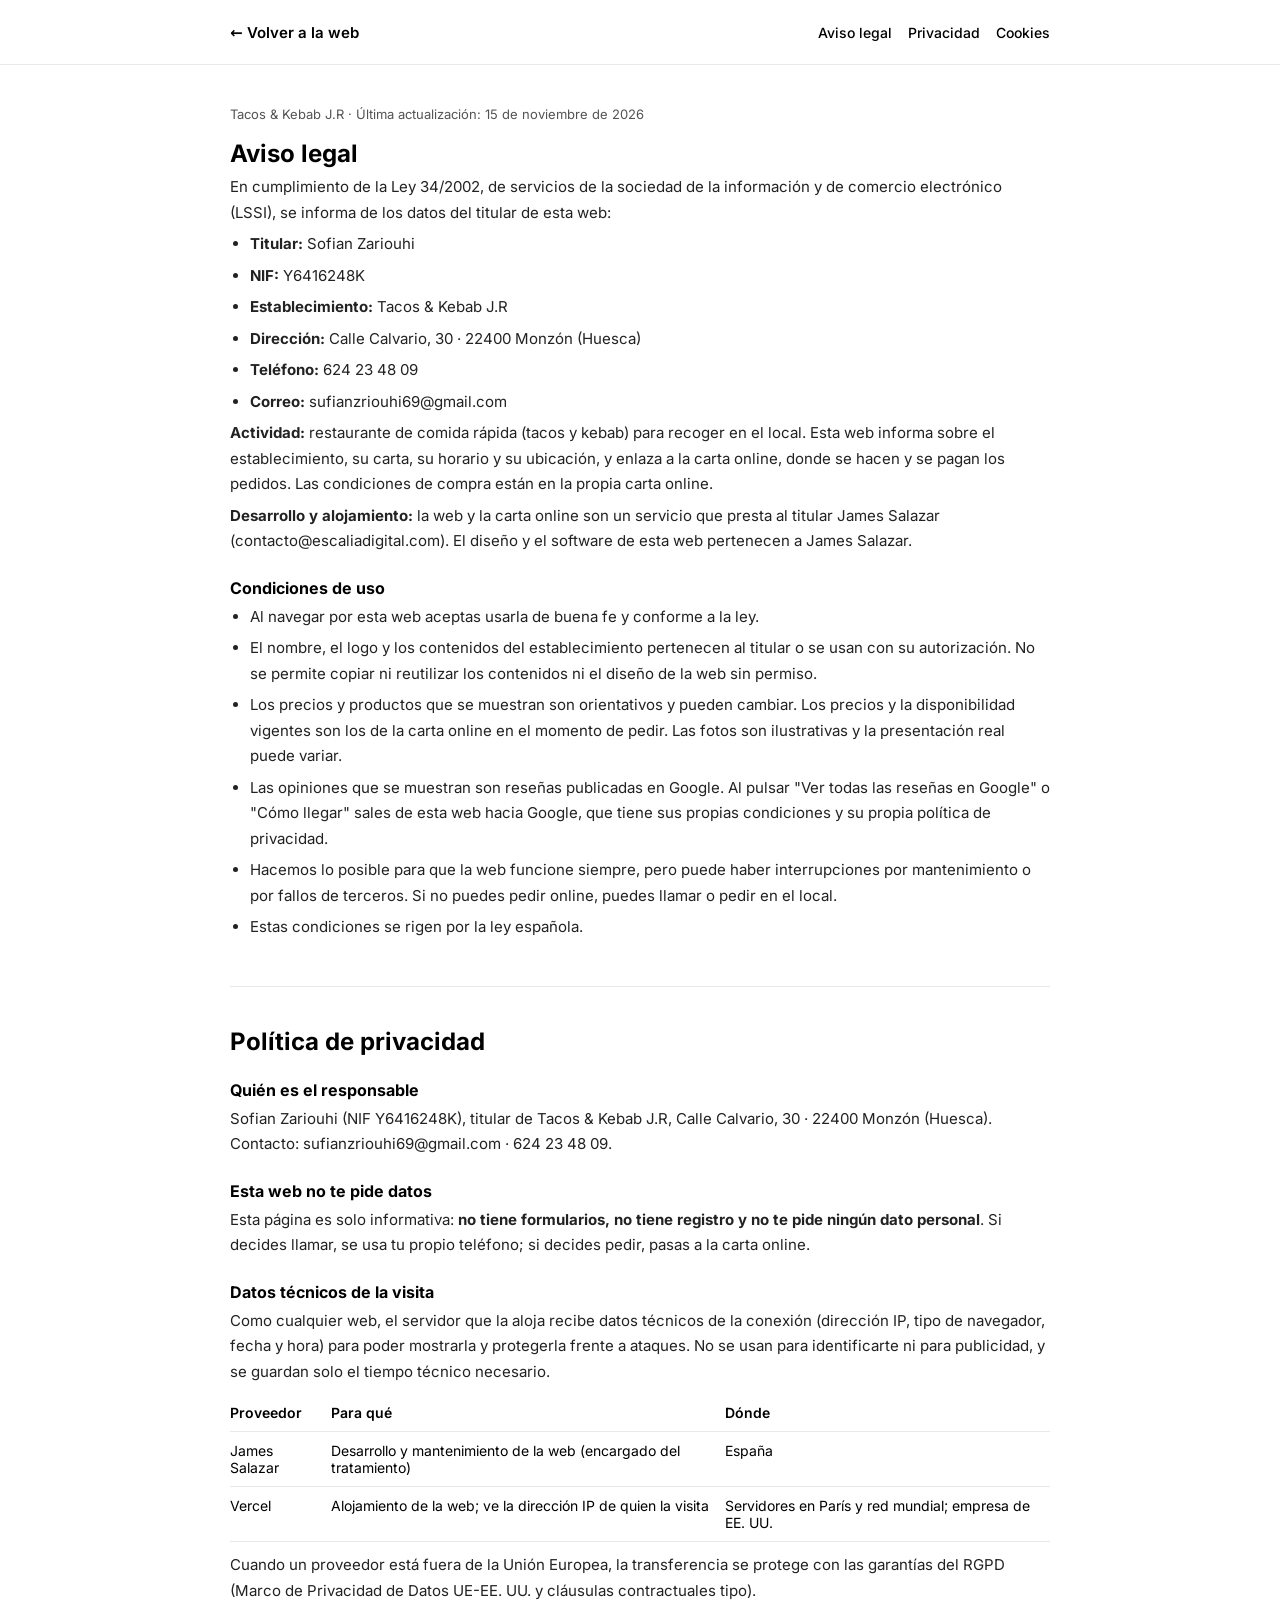
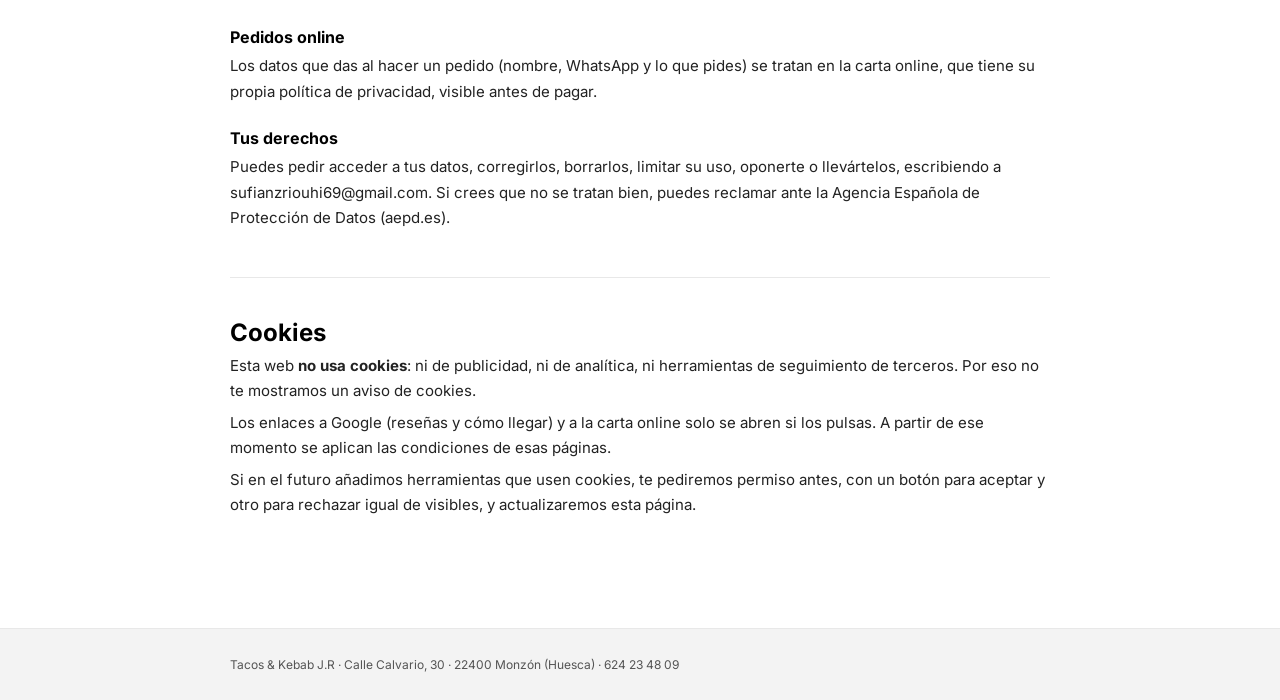
<file: sitios/tacoskebabjr/legal.html>
<!doctype html>
<html lang="es">
<head>
<meta charset="utf-8">
<meta name="viewport" content="width=device-width, initial-scale=1">
<title>Aviso legal, privacidad y cookies · Tacos &amp; Kebab J.R</title>
<meta name="description" content="Aviso legal, política de privacidad y cookies de Tacos & Kebab J.R (Monzón).">
<meta name="robots" content="noindex, nofollow">
<meta name="theme-color" content="#FFFFFF">
<meta name="color-scheme" content="only light">
<link rel="icon" href="/favicon.svg" type="image/svg+xml">
<link rel="preload" href="/fonts/inter-latin-400-normal.woff2" as="font" type="font/woff2" crossorigin>
<style>
@font-face{font-family:'Inter';font-style:normal;font-display:swap;font-weight:400;src:url(/fonts/inter-latin-400-normal.woff2) format('woff2')}
@font-face{font-family:'Inter';font-style:normal;font-display:swap;font-weight:500;src:url(/fonts/inter-latin-500-normal.woff2) format('woff2')}
@font-face{font-family:'Inter';font-style:normal;font-display:swap;font-weight:600;src:url(/fonts/inter-latin-600-normal.woff2) format('woff2')}
@font-face{font-family:'Inter';font-style:normal;font-display:swap;font-weight:700 800;src:url(/fonts/inter-latin-700-normal.woff2) format('woff2')}
html{color-scheme:only light;scroll-behavior:smooth}
body{margin:0}
a{color:#0B7A3E}a:hover{color:#09693A}
.legal h2{font-size:24px;font-weight:800;margin:0 0 6px;scroll-margin-top:90px}
.legal h3{font-size:16px;font-weight:700;margin:24px 0 6px}
.legal p,.legal li{font-size:15px;line-height:1.7;color:#222222;margin:6px 0}
.legal ul{padding-left:20px;margin:6px 0}
.legal table{width:100%;border-collapse:collapse;font-size:14px;margin:10px 0}
.legal th,.legal td{border-bottom:1px solid #E8E8E8;padding:10px 8px 10px 0;text-align:left;vertical-align:top}
.legal th{font-weight:600}
.legal section{padding:40px 0;border-top:1px solid #E8E8E8}
.legal section:first-of-type{border-top:0;padding-top:8px}
</style>
</head>
<body>
<div style="font-family: Inter, system-ui, sans-serif; color: #000000; background: #FFFFFF; width: 100%">

<header style="position: sticky; top: 0; z-index: 5; background: rgba(255,255,255,0.96); border-bottom: 1px solid #E8E8E8">
<div style="max-width: 820px; margin: 0 auto; padding: 0 20px; height: 64px; display: flex; align-items: center; justify-content: space-between; gap: 12px">
<a href="/" style="display: flex; align-items: center; gap: 10px; text-decoration: none; color: #000000; font-weight: 600; font-size: 15px">← Volver a la web</a>
<nav aria-label="Textos legales" style="display: flex; gap: 16px; font-size: 14px; font-weight: 500">
<a href="#aviso" style="text-decoration: none; color: #000000">Aviso legal</a>
<a href="#privacidad" style="text-decoration: none; color: #000000">Privacidad</a>
<a href="#cookies" style="text-decoration: none; color: #000000">Cookies</a>
</nav>
</div>
</header>

<main class="legal" style="max-width: 820px; margin: 0 auto; padding: 32px 20px 64px">
<p style="font-size: 13px; color: #545454">Tacos &amp; Kebab J.R · Última actualización: 15 de noviembre de 2026</p>

<section id="aviso">
<h2>Aviso legal</h2>
<p>En cumplimiento de la Ley 34/2002, de servicios de la sociedad de la información y de comercio electrónico (LSSI), se informa de los datos del titular de esta web:</p>
<ul>
<li><b>Titular:</b> Sofian Zariouhi</li>
<li><b>NIF:</b> Y6416248K</li>
<li><b>Establecimiento:</b> Tacos &amp; Kebab J.R</li>
<li><b>Dirección:</b> Calle Calvario, 30 · 22400 Monzón (Huesca)</li>
<li><b>Teléfono:</b> 624 23 48 09</li>
<li><b>Correo:</b> sufianzriouhi69@gmail.com</li>
</ul>
<p><b>Actividad:</b> restaurante de comida rápida (tacos y kebab) para recoger en el local. Esta web informa sobre el establecimiento, su carta, su horario y su ubicación, y enlaza a la carta online, donde se hacen y se pagan los pedidos. Las condiciones de compra están en la propia carta online.</p>
<p><b>Desarrollo y alojamiento:</b> la web y la carta online son un servicio que presta al titular James Salazar (contacto@escaliadigital.com). El diseño y el software de esta web pertenecen a James Salazar.</p>

<h3>Condiciones de uso</h3>
<ul>
<li>Al navegar por esta web aceptas usarla de buena fe y conforme a la ley.</li>
<li>El nombre, el logo y los contenidos del establecimiento pertenecen al titular o se usan con su autorización. No se permite copiar ni reutilizar los contenidos ni el diseño de la web sin permiso.</li>
<li>Los precios y productos que se muestran son orientativos y pueden cambiar. Los precios y la disponibilidad vigentes son los de la carta online en el momento de pedir. Las fotos son ilustrativas y la presentación real puede variar.</li>
<li>Las opiniones que se muestran son reseñas publicadas en Google. Al pulsar "Ver todas las reseñas en Google" o "Cómo llegar" sales de esta web hacia Google, que tiene sus propias condiciones y su propia política de privacidad.</li>
<li>Hacemos lo posible para que la web funcione siempre, pero puede haber interrupciones por mantenimiento o por fallos de terceros. Si no puedes pedir online, puedes llamar o pedir en el local.</li>
<li>Estas condiciones se rigen por la ley española.</li>
</ul>
</section>

<section id="privacidad">
<h2>Política de privacidad</h2>
<h3>Quién es el responsable</h3>
<p>Sofian Zariouhi (NIF Y6416248K), titular de Tacos &amp; Kebab J.R, Calle Calvario, 30 · 22400 Monzón (Huesca). Contacto: sufianzriouhi69@gmail.com · 624 23 48 09.</p>

<h3>Esta web no te pide datos</h3>
<p>Esta página es solo informativa: <b>no tiene formularios, no tiene registro y no te pide ningún dato personal</b>. Si decides llamar, se usa tu propio teléfono; si decides pedir, pasas a la carta online.</p>

<h3>Datos técnicos de la visita</h3>
<p>Como cualquier web, el servidor que la aloja recibe datos técnicos de la conexión (dirección IP, tipo de navegador, fecha y hora) para poder mostrarla y protegerla frente a ataques. No se usan para identificarte ni para publicidad, y se guardan solo el tiempo técnico necesario.</p>
<table>
<thead><tr><th>Proveedor</th><th>Para qué</th><th>Dónde</th></tr></thead>
<tbody>
<tr><td>James Salazar</td><td>Desarrollo y mantenimiento de la web (encargado del tratamiento)</td><td>España</td></tr>
<tr><td>Vercel</td><td>Alojamiento de la web; ve la dirección IP de quien la visita</td><td>Servidores en París y red mundial; empresa de EE. UU.</td></tr>
</tbody>
</table>
<p>Cuando un proveedor está fuera de la Unión Europea, la transferencia se protege con las garantías del RGPD (Marco de Privacidad de Datos UE-EE. UU. y cláusulas contractuales tipo).</p>

<h3>Pedidos online</h3>
<p>Los datos que das al hacer un pedido (nombre, WhatsApp y lo que pides) se tratan en la carta online, que tiene su propia política de privacidad, visible antes de pagar.</p>

<h3>Tus derechos</h3>
<p>Puedes pedir acceder a tus datos, corregirlos, borrarlos, limitar su uso, oponerte o llevártelos, escribiendo a sufianzriouhi69@gmail.com. Si crees que no se tratan bien, puedes reclamar ante la Agencia Española de Protección de Datos (aepd.es).</p>
</section>

<section id="cookies">
<h2>Cookies</h2>
<p>Esta web <b>no usa cookies</b>: ni de publicidad, ni de analítica, ni herramientas de seguimiento de terceros. Por eso no te mostramos un aviso de cookies.</p>
<p>Los enlaces a Google (reseñas y cómo llegar) y a la carta online solo se abren si los pulsas. A partir de ese momento se aplican las condiciones de esas páginas.</p>
<p>Si en el futuro añadimos herramientas que usen cookies, te pediremos permiso antes, con un botón para aceptar y otro para rechazar igual de visibles, y actualizaremos esta página.</p>
</section>
</main>

<footer style="border-top: 1px solid #E8E8E8; background: #F3F3F3">
<div style="max-width: 820px; margin: 0 auto; padding: 28px 20px; font-size: 12px; color: #545454">Tacos &amp; Kebab J.R · Calle Calvario, 30 · 22400 Monzón (Huesca) · 624 23 48 09</div>
</footer>

</div>
</body>
</html>
</file>
<file: fonts/inter.css>
@font-face{font-family:'Inter';font-style:normal;font-display:swap;font-weight:400;src:url(/fonts/inter-latin-400-normal.woff2) format('woff2')}
@font-face{font-family:'Inter';font-style:normal;font-display:swap;font-weight:500;src:url(/fonts/inter-latin-500-normal.woff2) format('woff2')}
@font-face{font-family:'Inter';font-style:normal;font-display:swap;font-weight:600;src:url(/fonts/inter-latin-600-normal.woff2) format('woff2')}
@font-face{font-family:'Inter';font-style:normal;font-display:swap;font-weight:700;src:url(/fonts/inter-latin-700-normal.woff2) format('woff2')}
</file>
